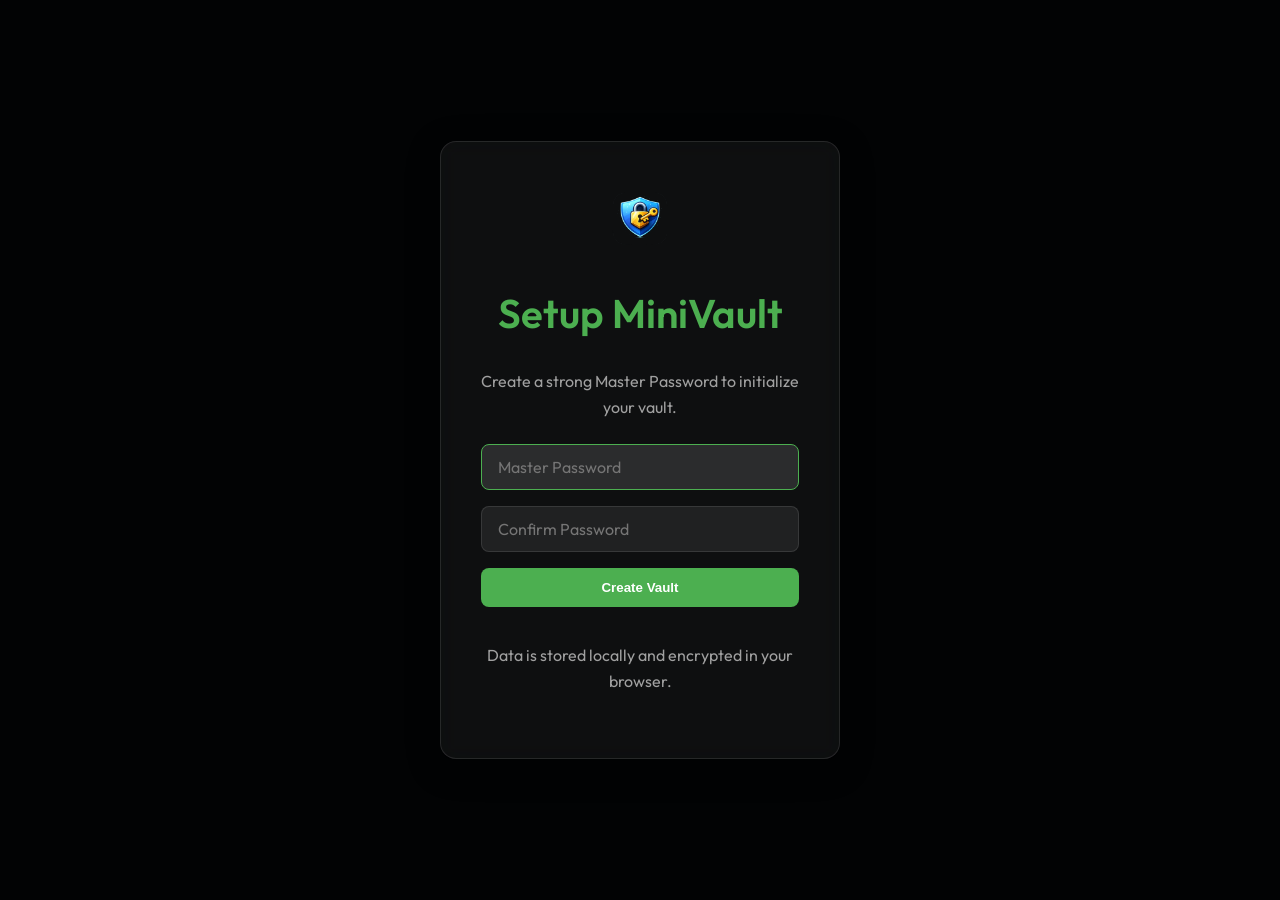
<file: index.html>
<!DOCTYPE html>
<html lang="en">
<head>
    <meta charset="UTF-8">
    <meta name="viewport" content="width=device-width, initial-scale=1.0">
    <title>MiniVault | Secure Password Manager</title>
    <link rel="stylesheet" href="style.css">
    <link rel="preconnect" href="https://fonts.googleapis.com">
    <link rel="preconnect" href="https://fonts.gstatic.com" crossorigin>
    <link href="https://fonts.googleapis.com/css2?family=Outfit:wght@300;400;600&display=swap" rel="stylesheet">
    <link rel="icon" href="assets/icon.png">
</head>
<body>
    <div id="app">
        <!-- Login Overlay -->
        <div id="login-overlay" class="overlay active">
            <div class="glass-card login-card">
                <div class="logo-container">
                    <img src="assets/icon.png" alt="MiniVault Logo" class="logo">
                    <h1 id="login-title">MiniVault</h1>
                </div>
                <p id="login-desc">Enter your Master Password to unlock your vault.</p>
                <div class="input-group">
                    <input type="password" id="master-password" placeholder="Master Password">
                    <input type="password" id="confirm-password" class="hidden" placeholder="Confirm Password">
                    <button id="unlock-btn" class="primary-btn">Unlock Vault</button>
                </div>
                <div id="login-error" class="error-msg"></div>
                <p class="disclaimer">Data is stored locally and encrypted in your browser.</p>
            </div>
        </div>

        <!-- Main Dashboard -->
        <main id="dashboard" class="hidden">
            <header>
                <div class="header-content">
                    <div class="brand">
                        <img src="assets/icon.png" alt="Logo" class="mini-logo">
                        <h2>MiniVault</h2>
                    </div>
                    <div class="actions">
                        <button id="gen-pass-btn" class="secondary-btn">Generate Password</button>
                        <button id="add-entry-btn" class="primary-btn">+ Add New</button>
                        <button id="lock-btn" class="lock-btn">🔒 Lock</button>
                    </div>
                </div>
            </header>

            <section class="content">
                <div class="search-bar">
                    <input type="text" id="search-input" placeholder="Search credentials...">
                </div>
                
                <div id="vault-items" class="items-grid">
                    <!-- Items will be injected here -->
                </div>

                <div id="empty-state" class="empty-state hidden">
                    <p>Your vault is empty. Add your first credential!</p>
                </div>
            </section>
        </main>

        <!-- Modals -->
        <div id="entry-modal" class="modal hidden">
            <div class="modal-content glass-card">
                <h3>Add New Credential</h3>
                <div class="form-group">
                    <label for="service">Service</label>
                    <input type="text" id="service" placeholder="e.g. GitHub">
                </div>
                <div class="form-group">
                    <label for="username">Username / Email</label>
                    <input type="text" id="username" placeholder="john@example.com">
                </div>
                <div class="form-group">
                    <label for="password">Password</label>
                    <div class="password-input">
                        <input type="password" id="password">
                        <button id="toggle-pass" type="button">👁️</button>
                    </div>
                </div>
                <div class="modal-actions">
                    <button id="cancel-btn" class="text-btn">Cancel</button>
                    <button id="save-btn" class="primary-btn">Save Credential</button>
                </div>
            </div>
        </div>

        <div id="gen-modal" class="modal hidden">
            <div class="modal-content glass-card">
                <h3>Password Generator</h3>
                <div class="gen-display">
                    <code id="gen-result">********</code>
                    <button id="copy-btn">Copy</button>
                </div>
                <div class="form-group">
                    <label>Length: <span id="length-val">16</span></label>
                    <input type="range" id="length-slider" min="8" max="32" value="16">
                </div>
                <div class="modal-actions">
                    <button id="close-gen-btn" class="primary-btn">Done</button>
                </div>
            </div>
        </div>

        <div id="toast" class="toast hidden"></div>
    </div>
    <script src="script.js"></script>
</body>
</html>
</file>
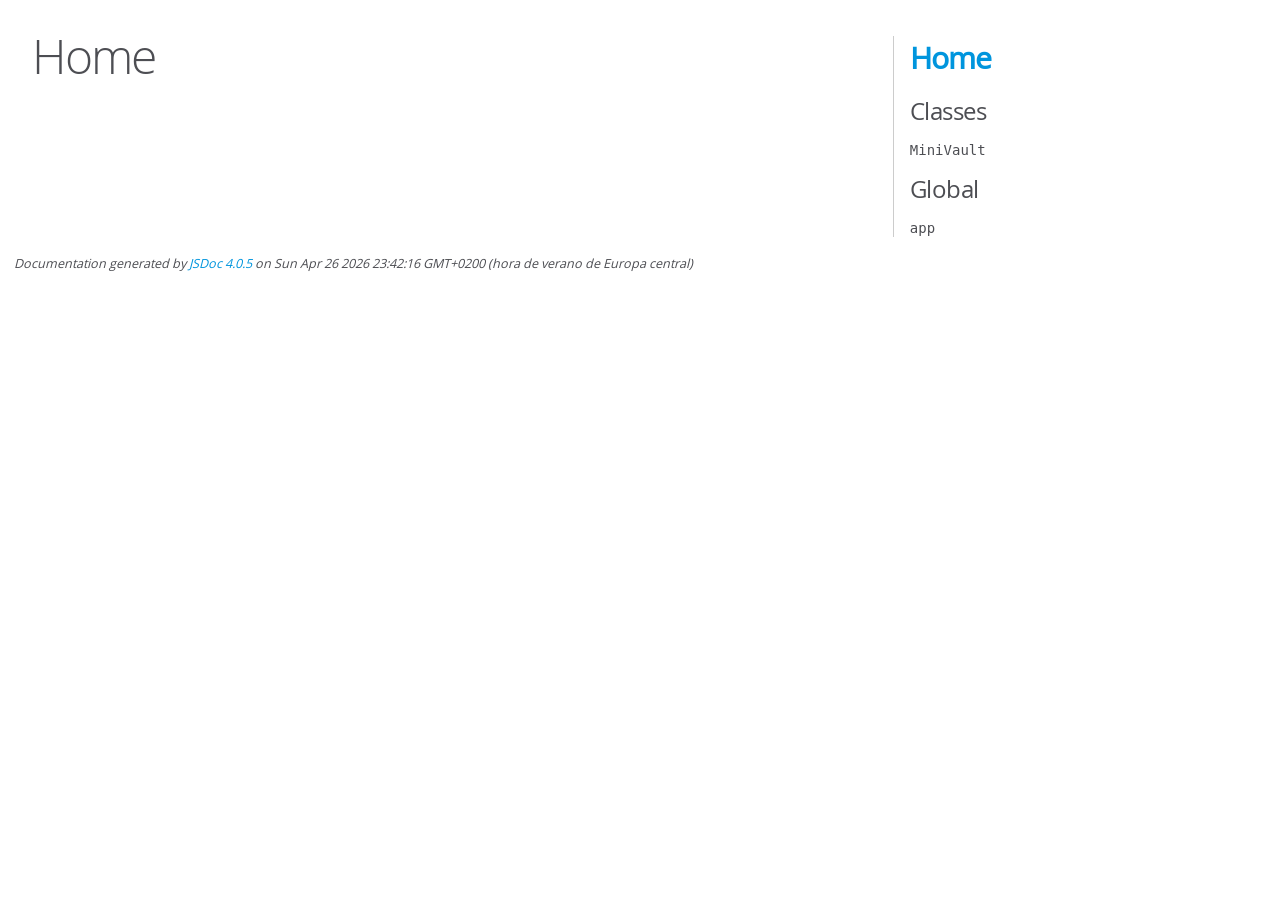
<file: docs/index.html>
<!DOCTYPE html>
<html lang="en">
<head>
    <meta charset="utf-8">
    <title>JSDoc: Home</title>

    <script src="scripts/prettify/prettify.js"> </script>
    <script src="scripts/prettify/lang-css.js"> </script>
    <!--[if lt IE 9]>
      <script src="//html5shiv.googlecode.com/svn/trunk/html5.js"></script>
    <![endif]-->
    <link type="text/css" rel="stylesheet" href="styles/prettify-tomorrow.css">
    <link type="text/css" rel="stylesheet" href="styles/jsdoc-default.css">
</head>

<body>

<div id="main">

    <h1 class="page-title">Home</h1>

    



    


    <h3> </h3>










    









</div>

<nav>
    <h2><a href="index.html">Home</a></h2><h3>Classes</h3><ul><li><a href="MiniVault.html">MiniVault</a></li></ul><h3>Global</h3><ul><li><a href="global.html#app">app</a></li></ul>
</nav>

<br class="clear">

<footer>
    Documentation generated by <a href="https://github.com/jsdoc/jsdoc">JSDoc 4.0.5</a> on Sun Apr 26 2026 23:42:16 GMT+0200 (hora de verano de Europa central)
</footer>

<script> prettyPrint(); </script>
<script src="scripts/linenumber.js"> </script>
</body>
</html>
</file>
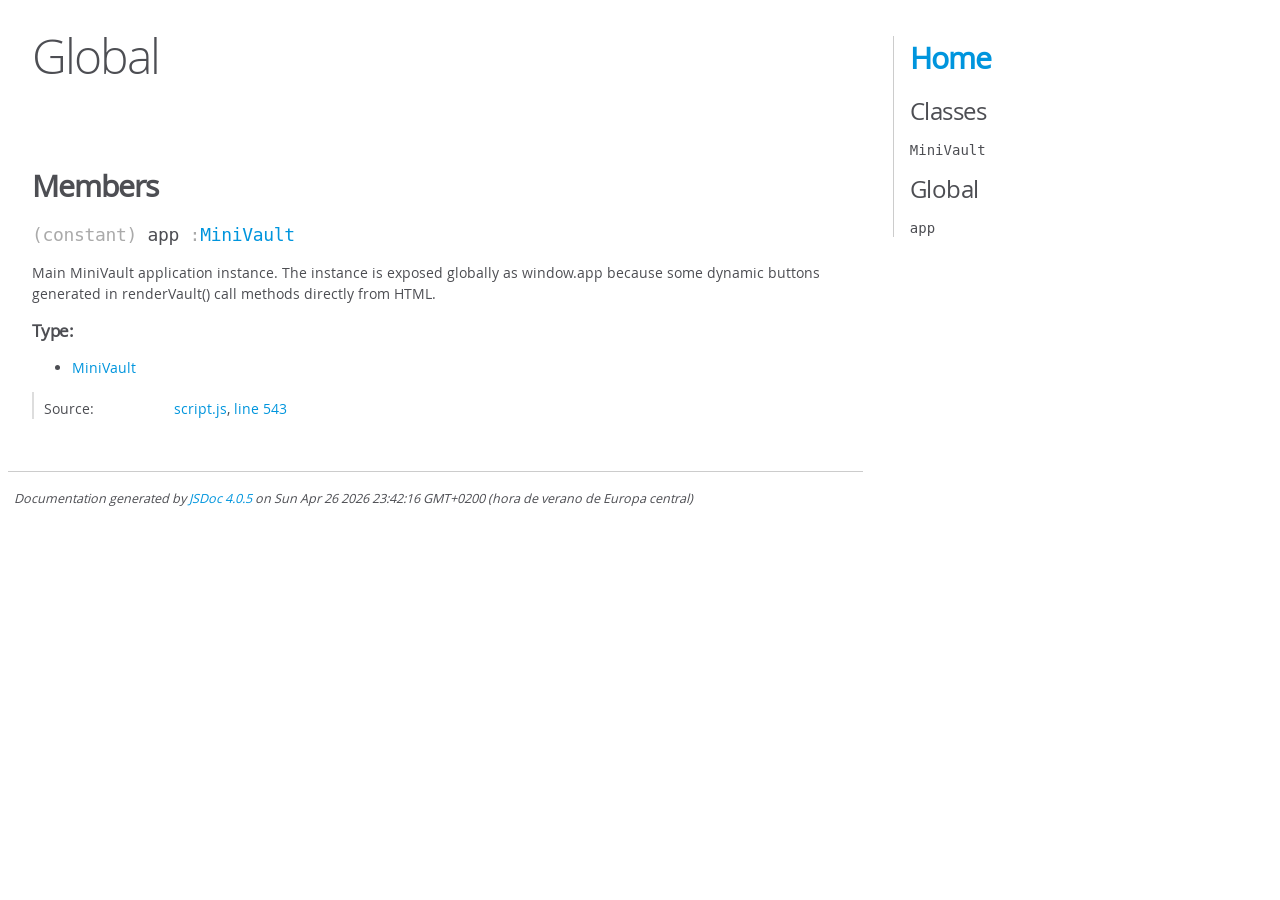
<file: docs/global.html>
<!DOCTYPE html>
<html lang="en">
<head>
    <meta charset="utf-8">
    <title>JSDoc: Global</title>

    <script src="scripts/prettify/prettify.js"> </script>
    <script src="scripts/prettify/lang-css.js"> </script>
    <!--[if lt IE 9]>
      <script src="//html5shiv.googlecode.com/svn/trunk/html5.js"></script>
    <![endif]-->
    <link type="text/css" rel="stylesheet" href="styles/prettify-tomorrow.css">
    <link type="text/css" rel="stylesheet" href="styles/jsdoc-default.css">
</head>

<body>

<div id="main">

    <h1 class="page-title">Global</h1>

    




<section>

<header>
    
        <h2></h2>
        
    
</header>

<article>
    <div class="container-overview">
    
        

        


<dl class="details">

    

    

    

    

    

    

    

    

    

    

    

    

    

    

    

    
</dl>


        
    
    </div>

    

    

    

    

    

    

    
        <h3 class="subsection-title">Members</h3>

        
            
<h4 class="name" id="app"><span class="type-signature">(constant) </span>app<span class="type-signature"> :<a href="MiniVault.html">MiniVault</a></span></h4>




<div class="description">
    Main MiniVault application instance.

The instance is exposed globally as window.app because some dynamic
buttons generated in renderVault() call methods directly from HTML.
</div>



    <h5>Type:</h5>
    <ul>
        <li>
            
<span class="param-type"><a href="MiniVault.html">MiniVault</a></span>


        </li>
    </ul>





<dl class="details">

    

    

    

    

    

    

    

    

    

    

    

    

    
    <dt class="tag-source">Source:</dt>
    <dd class="tag-source"><ul class="dummy"><li>
        <a href="script.js.html">script.js</a>, <a href="script.js.html#line543">line 543</a>
    </li></ul></dd>
    

    

    

    
</dl>






        
    

    

    

    
</article>

</section>




</div>

<nav>
    <h2><a href="index.html">Home</a></h2><h3>Classes</h3><ul><li><a href="MiniVault.html">MiniVault</a></li></ul><h3>Global</h3><ul><li><a href="global.html#app">app</a></li></ul>
</nav>

<br class="clear">

<footer>
    Documentation generated by <a href="https://github.com/jsdoc/jsdoc">JSDoc 4.0.5</a> on Sun Apr 26 2026 23:42:16 GMT+0200 (hora de verano de Europa central)
</footer>

<script> prettyPrint(); </script>
<script src="scripts/linenumber.js"> </script>
</body>
</html>
</file>
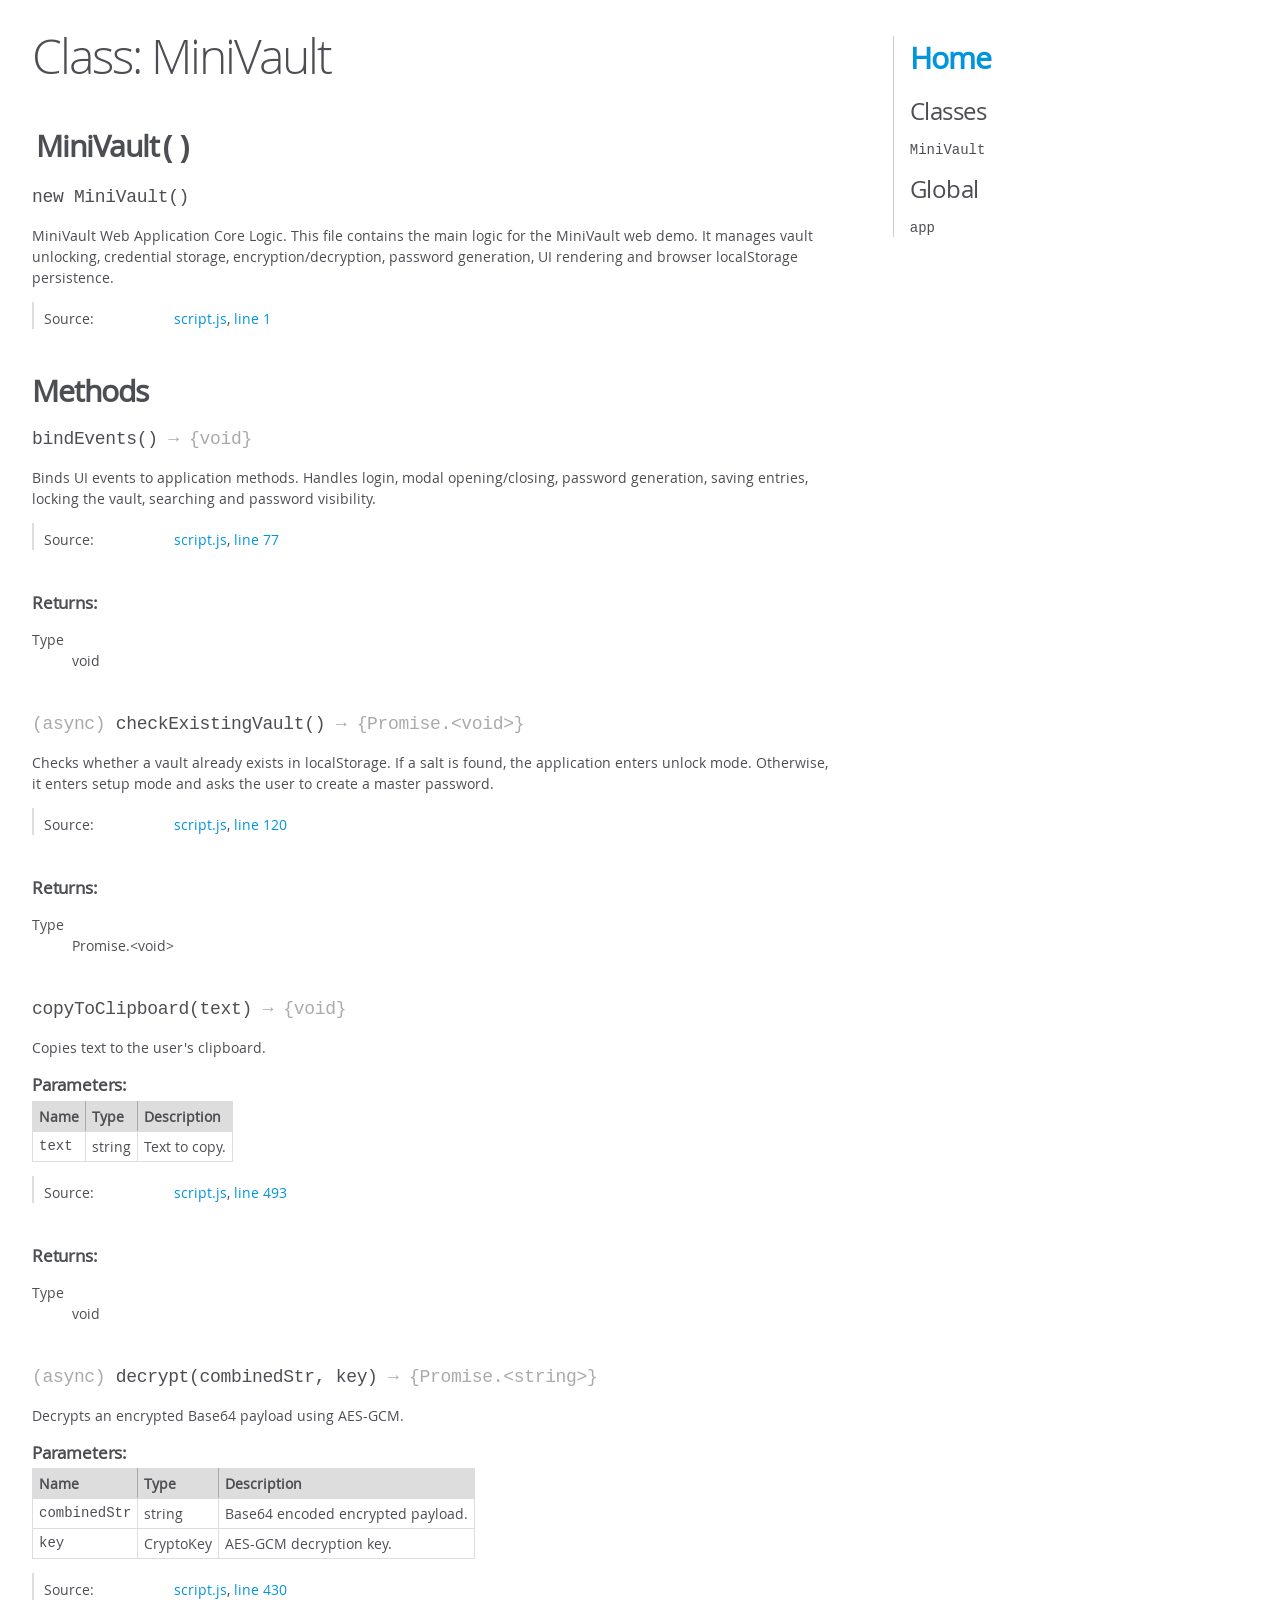
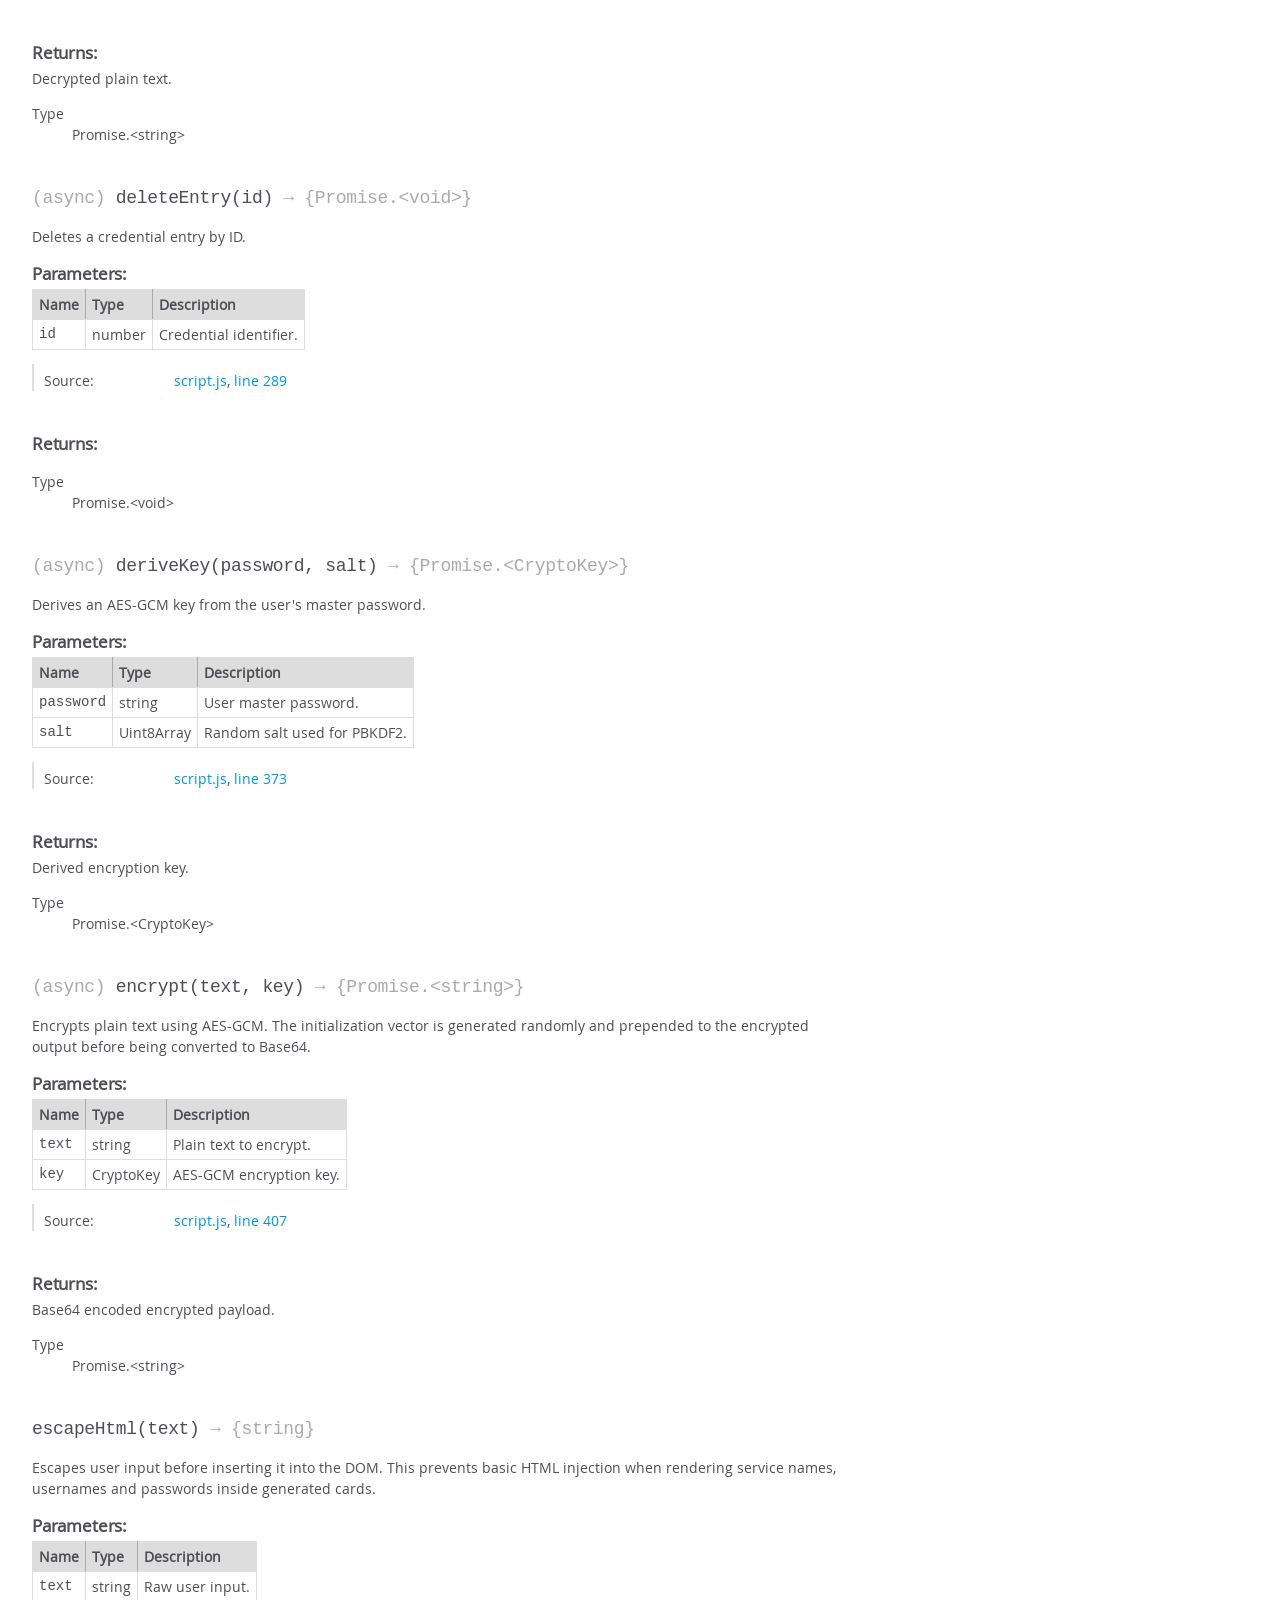
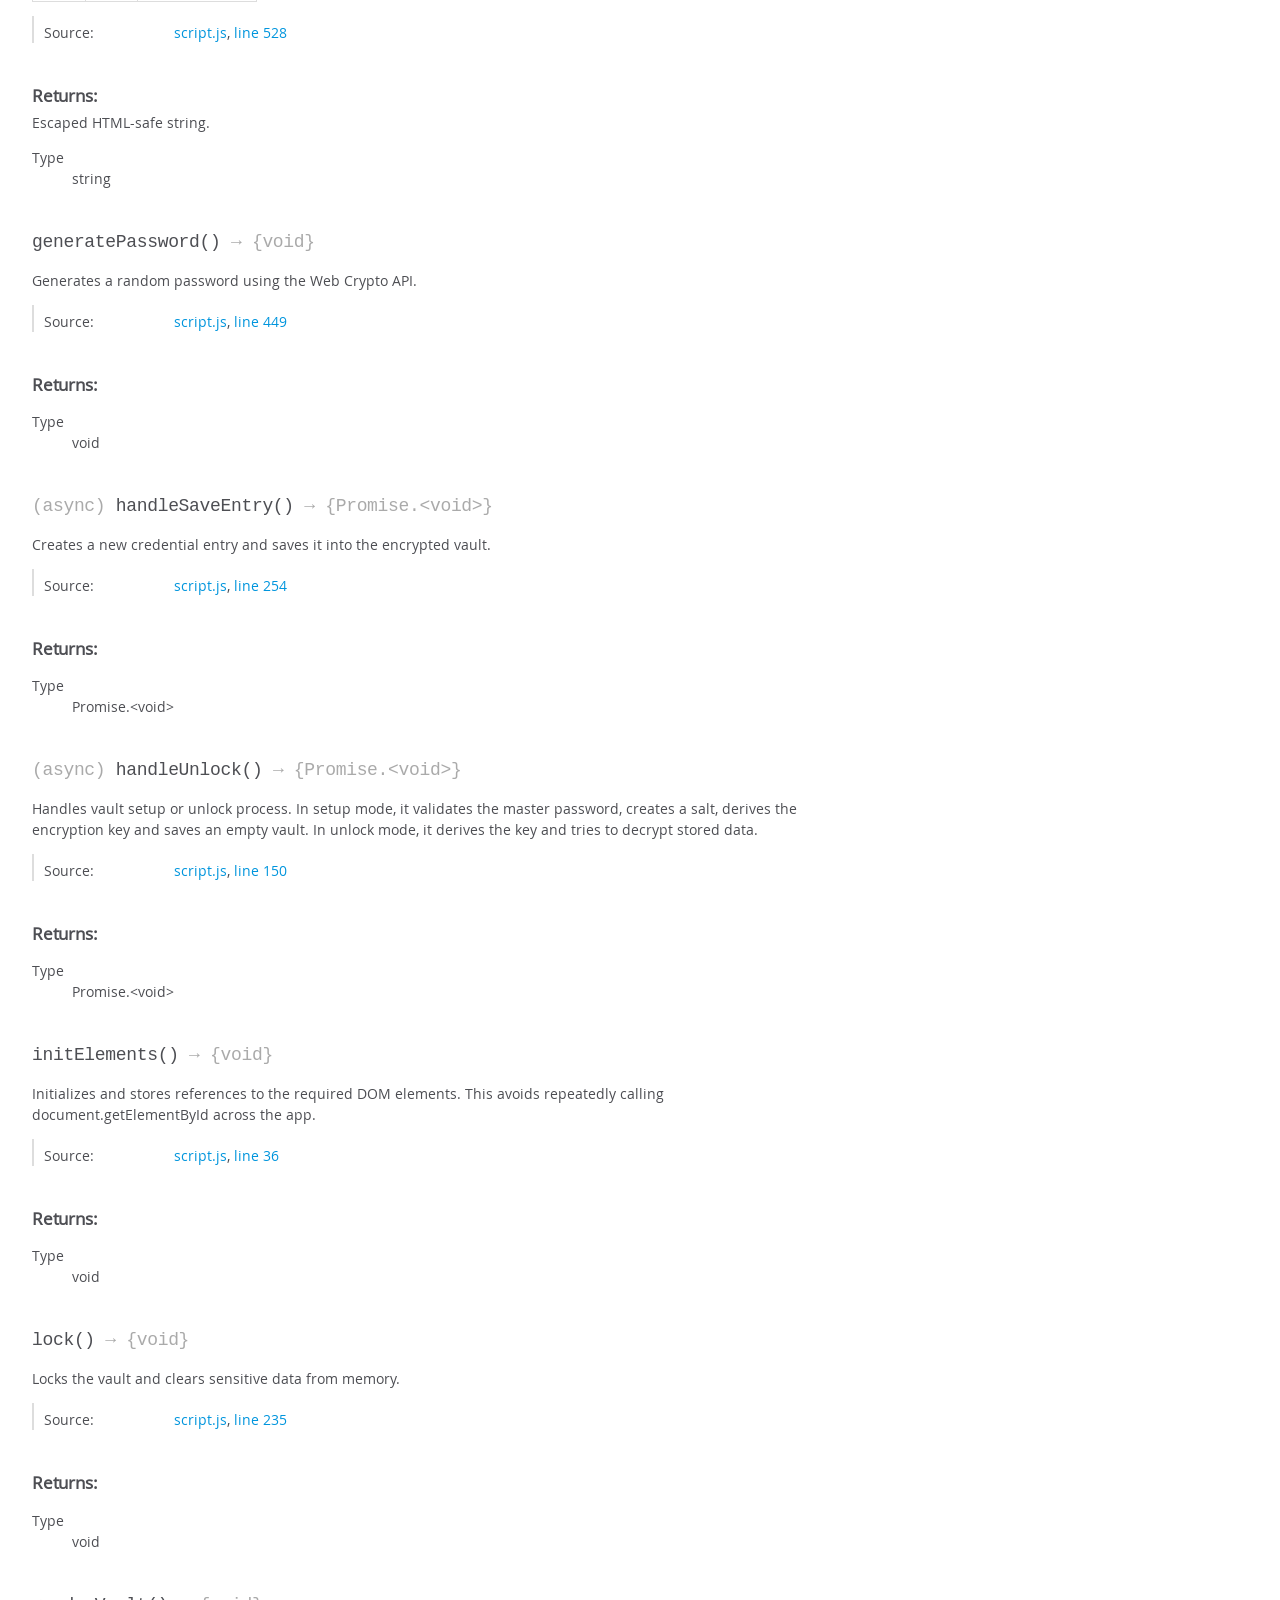
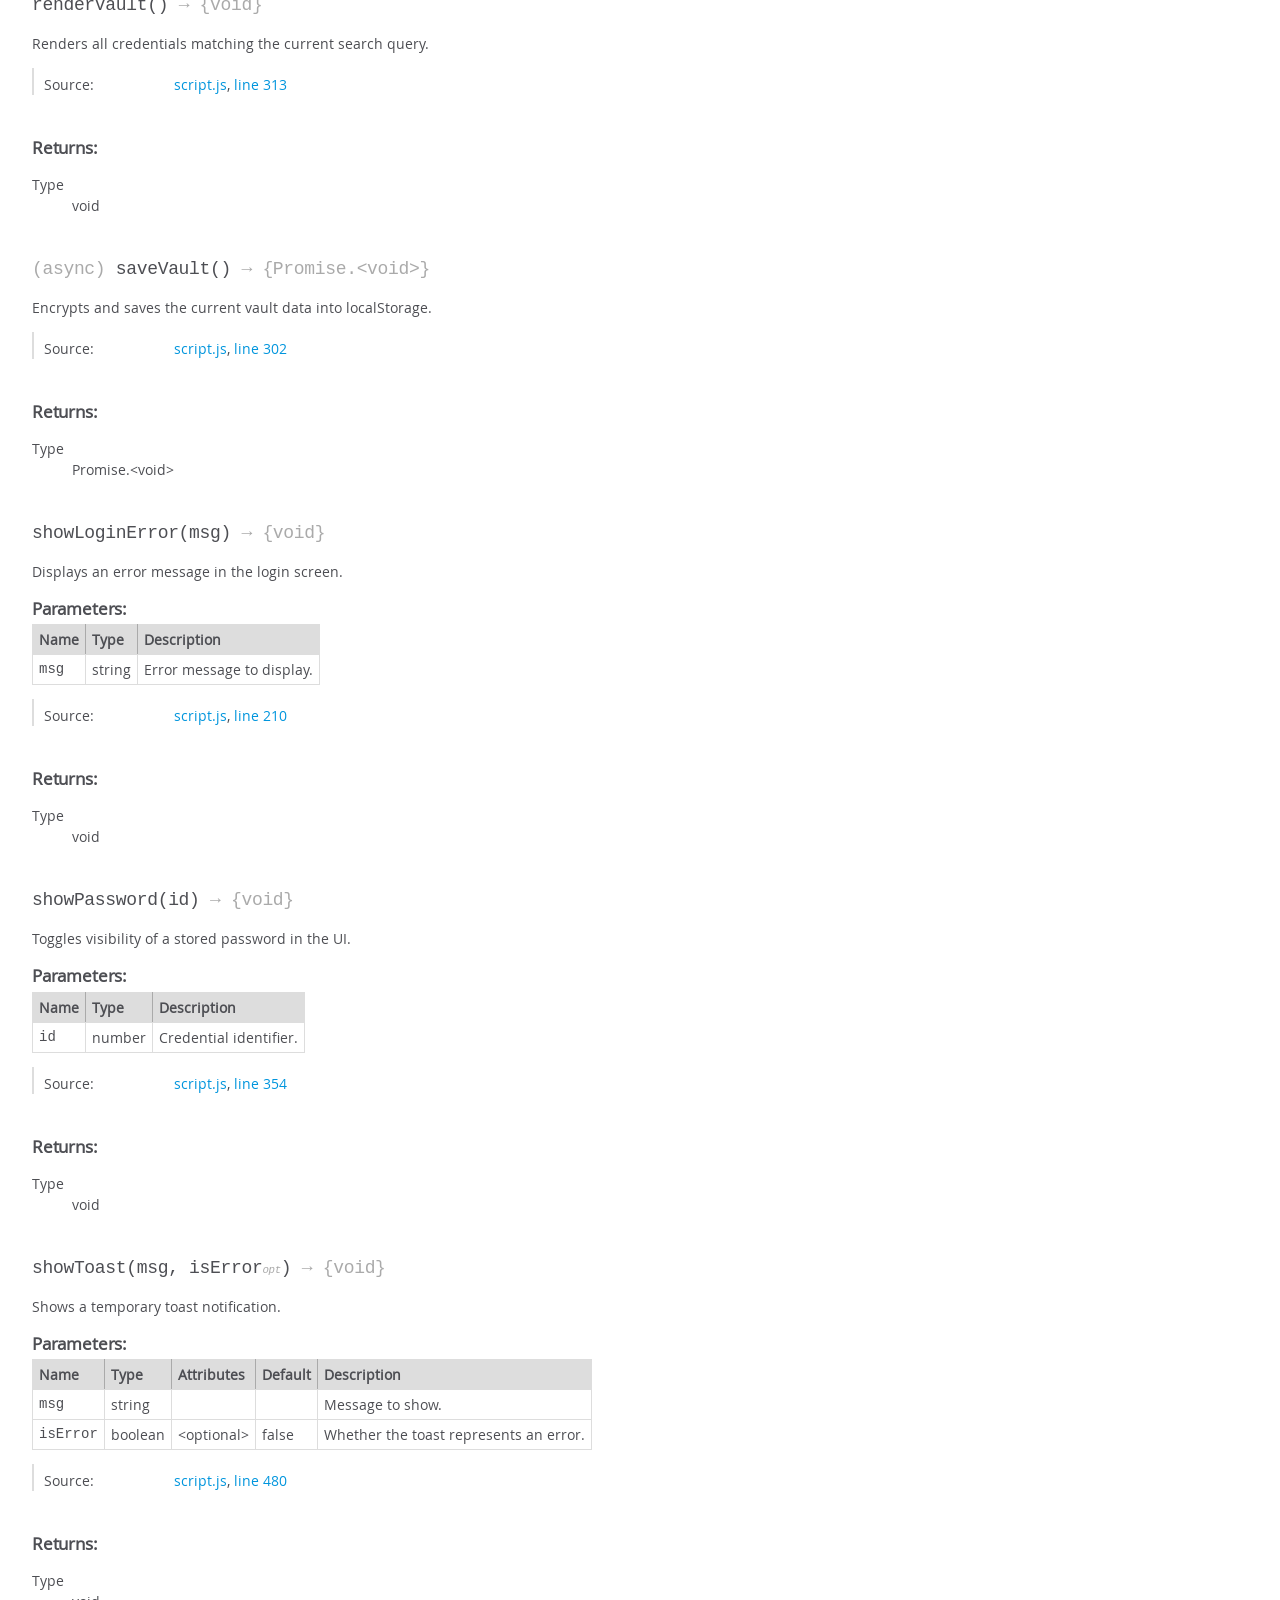
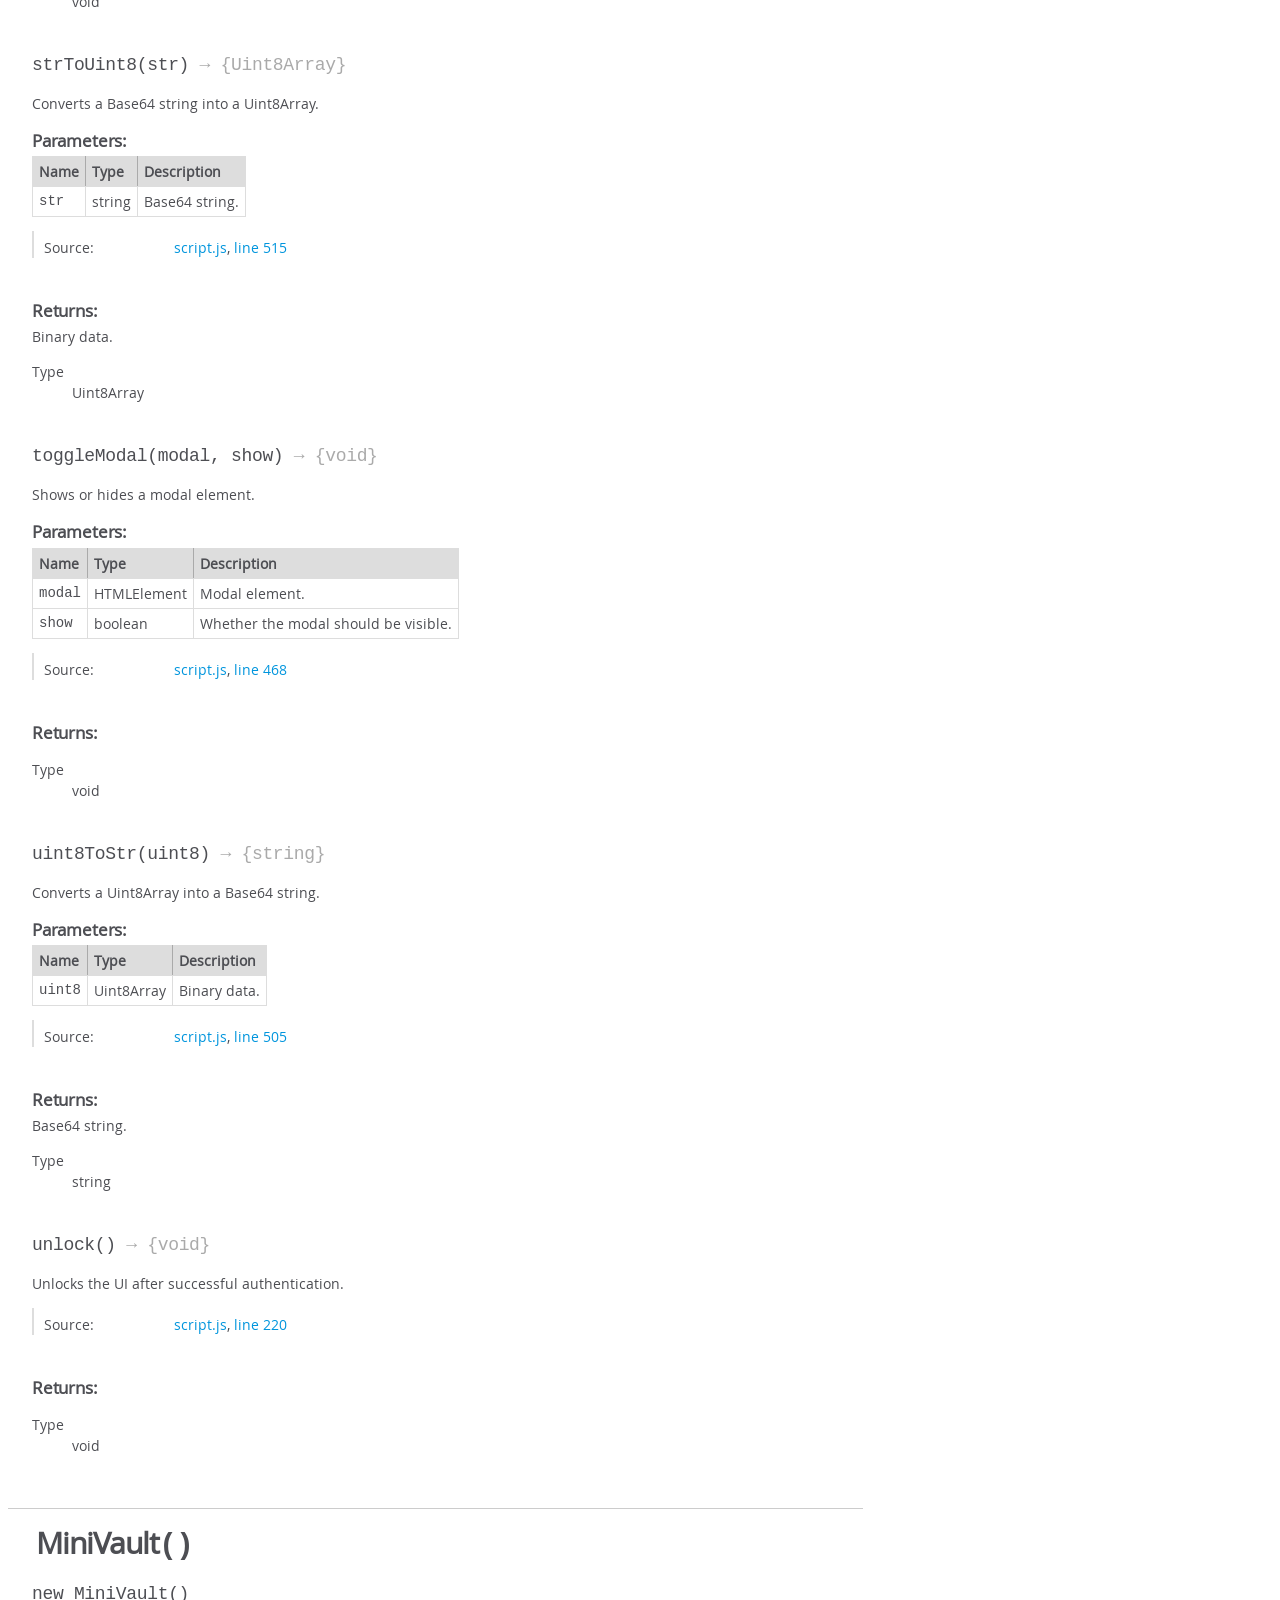
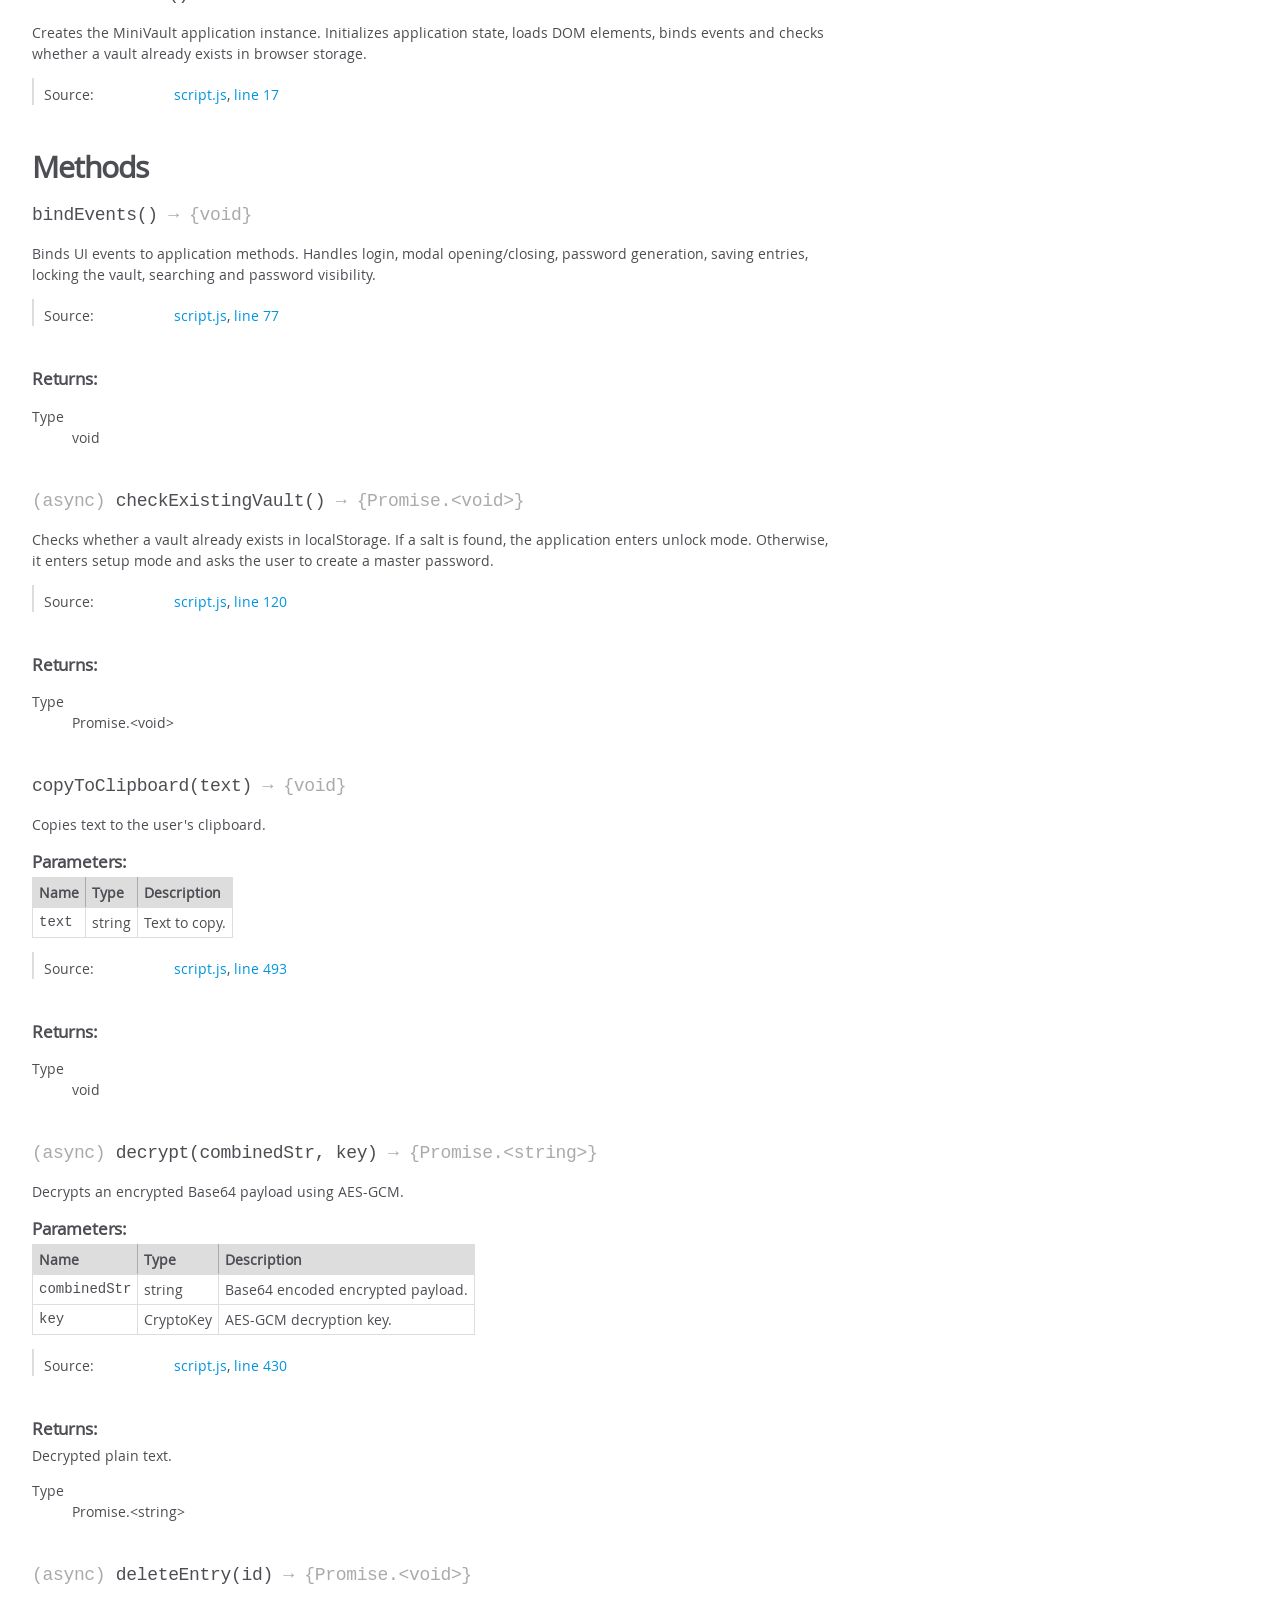
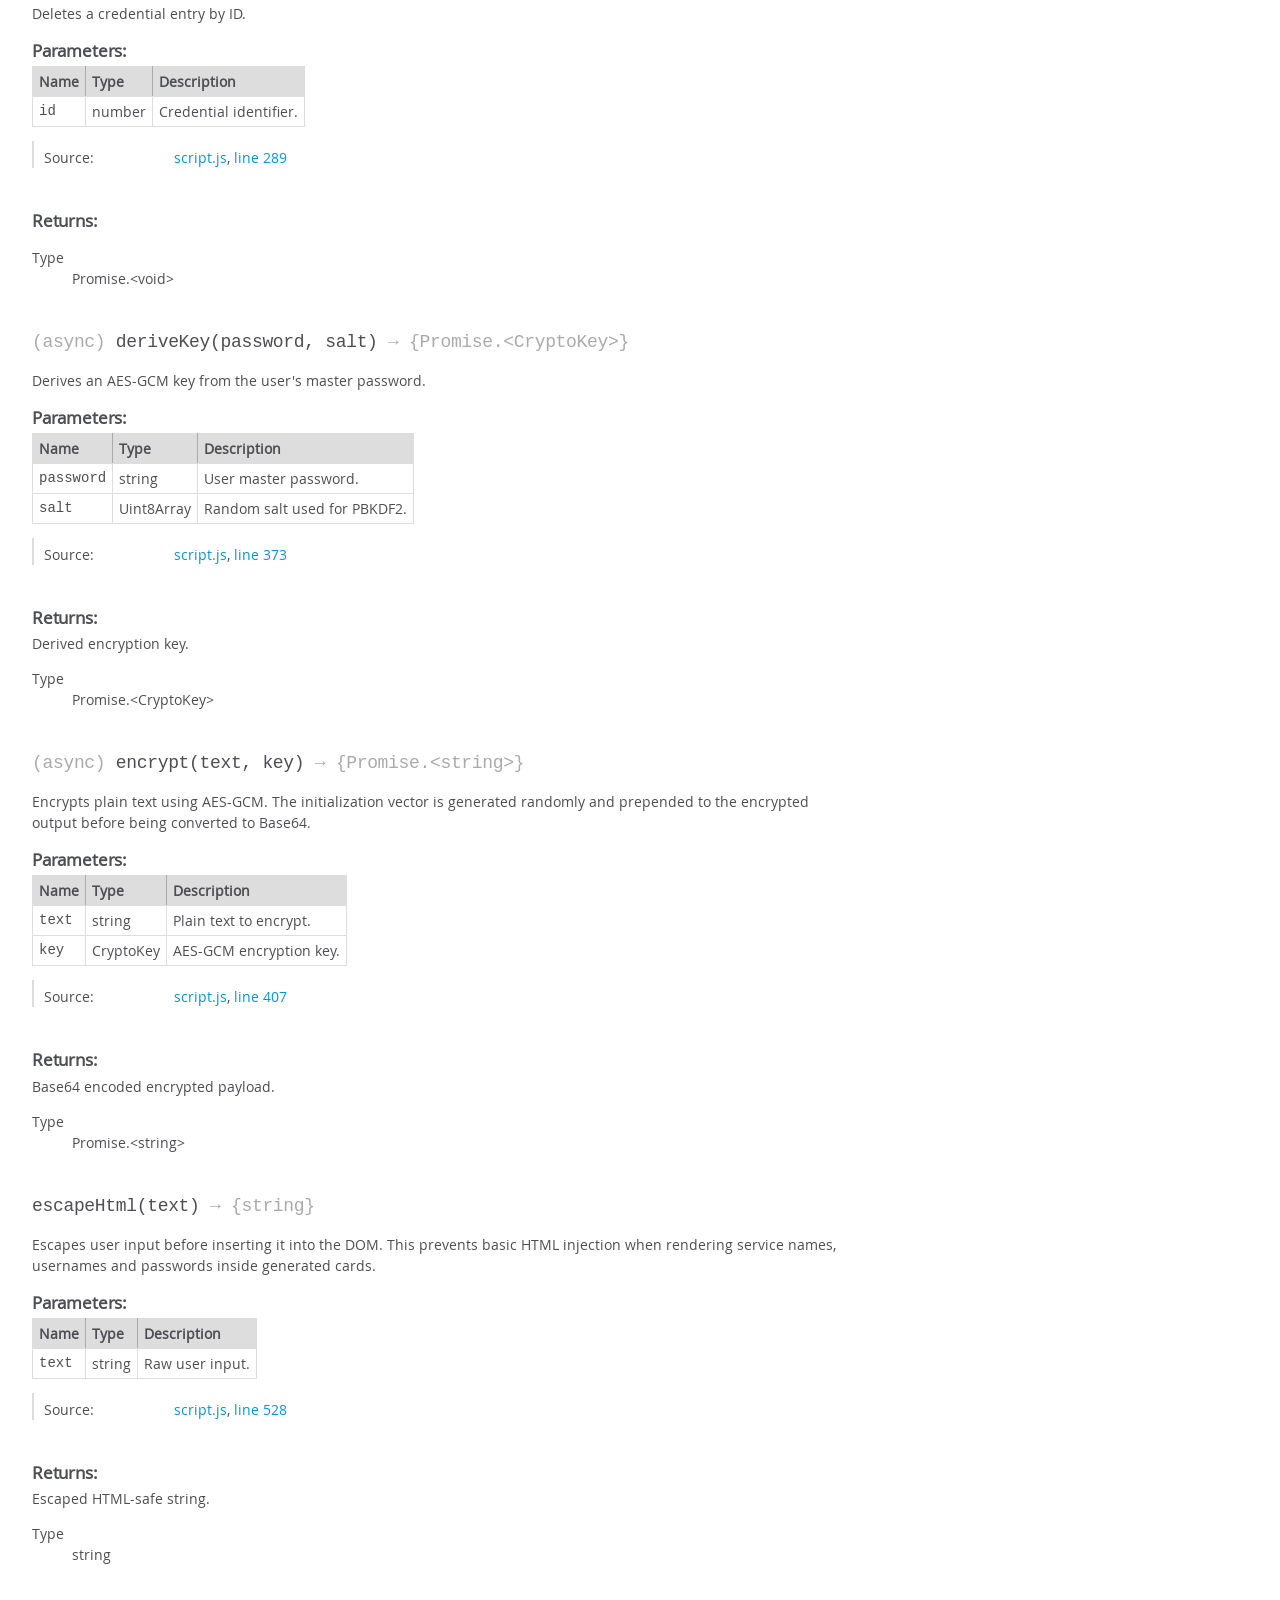
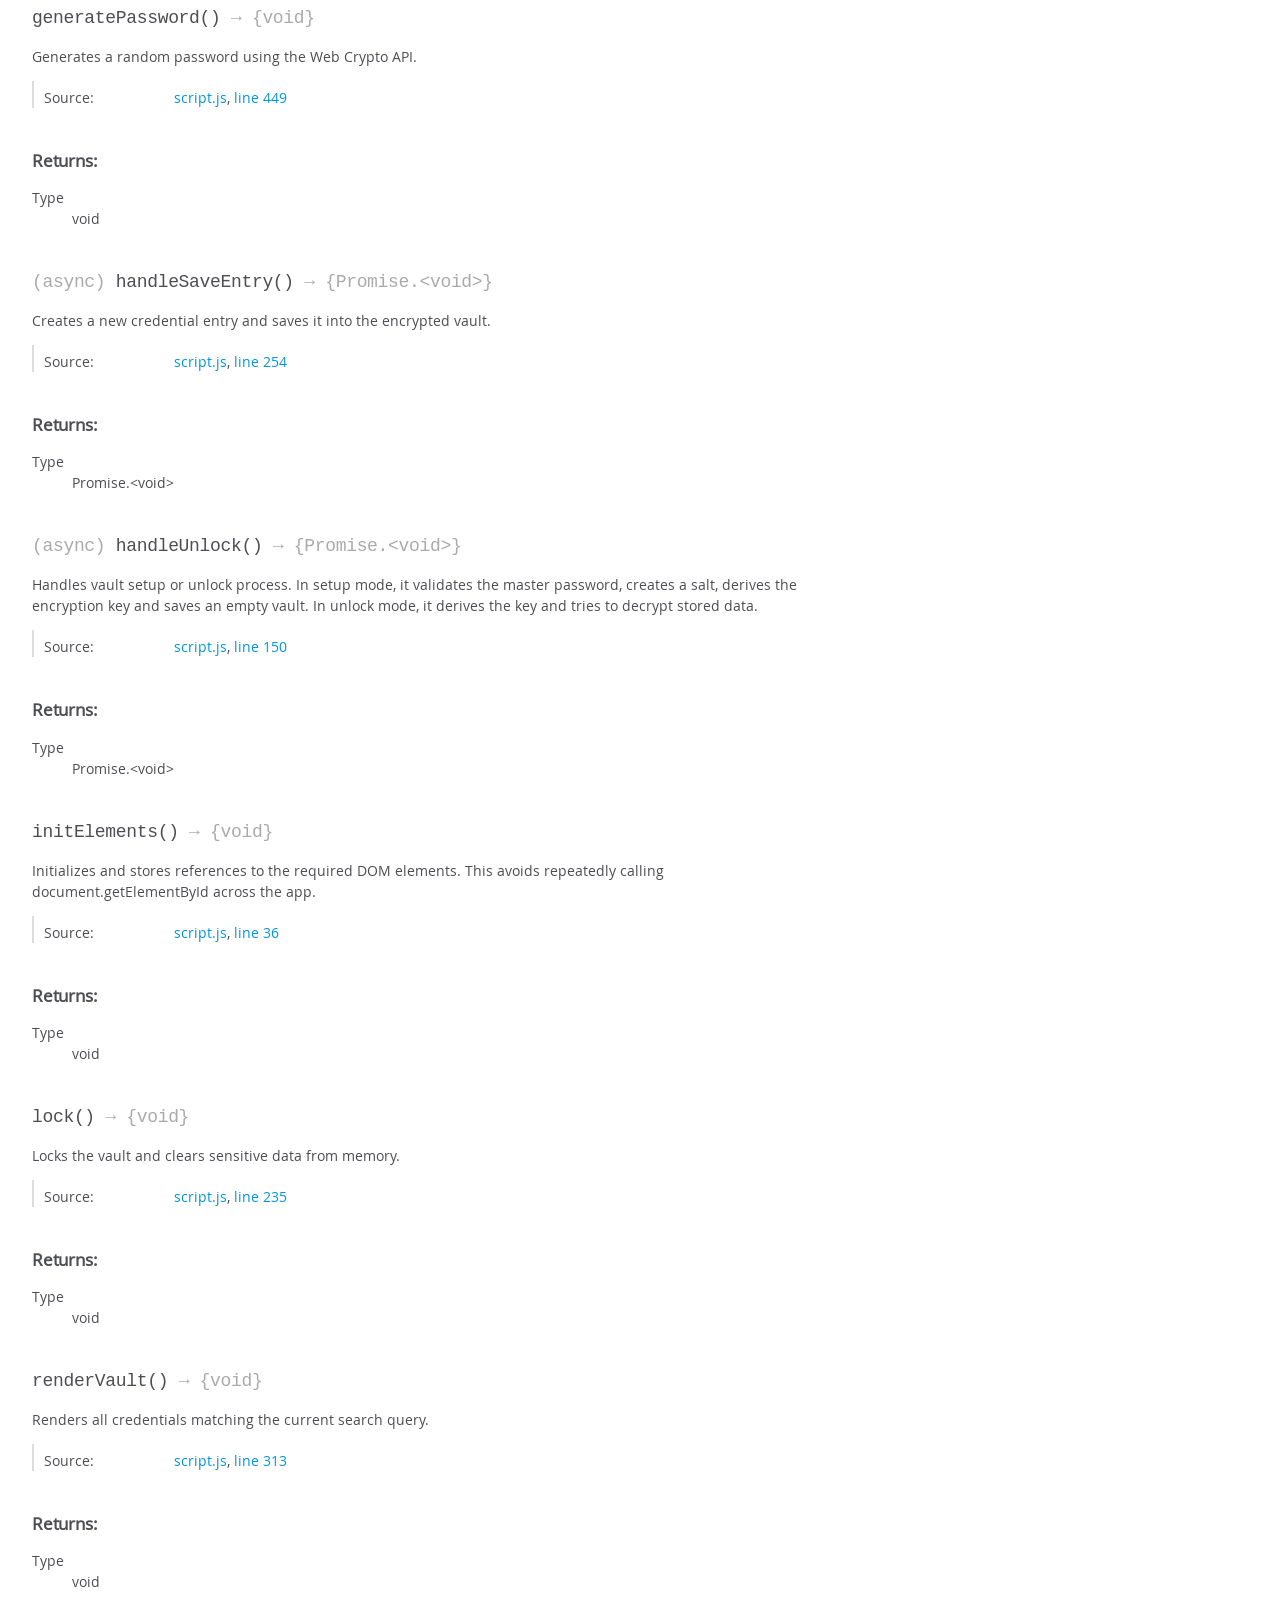
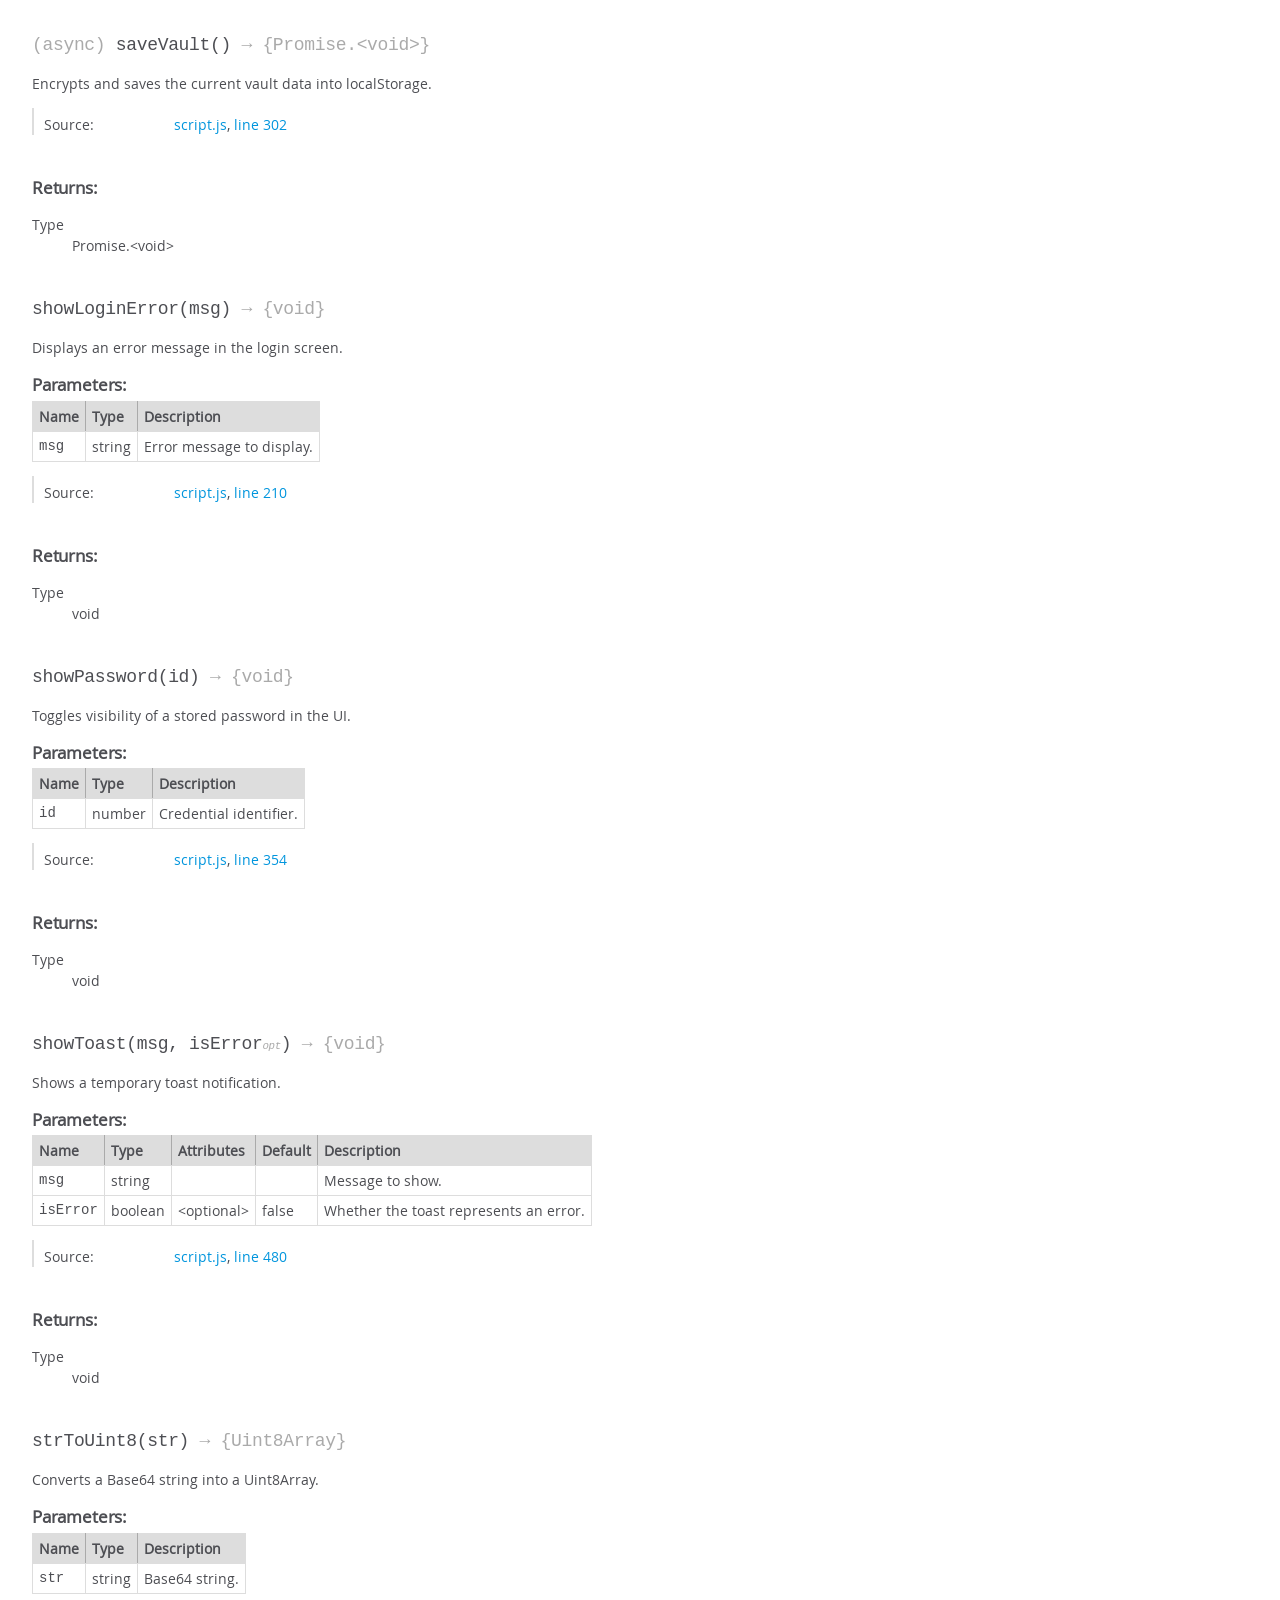
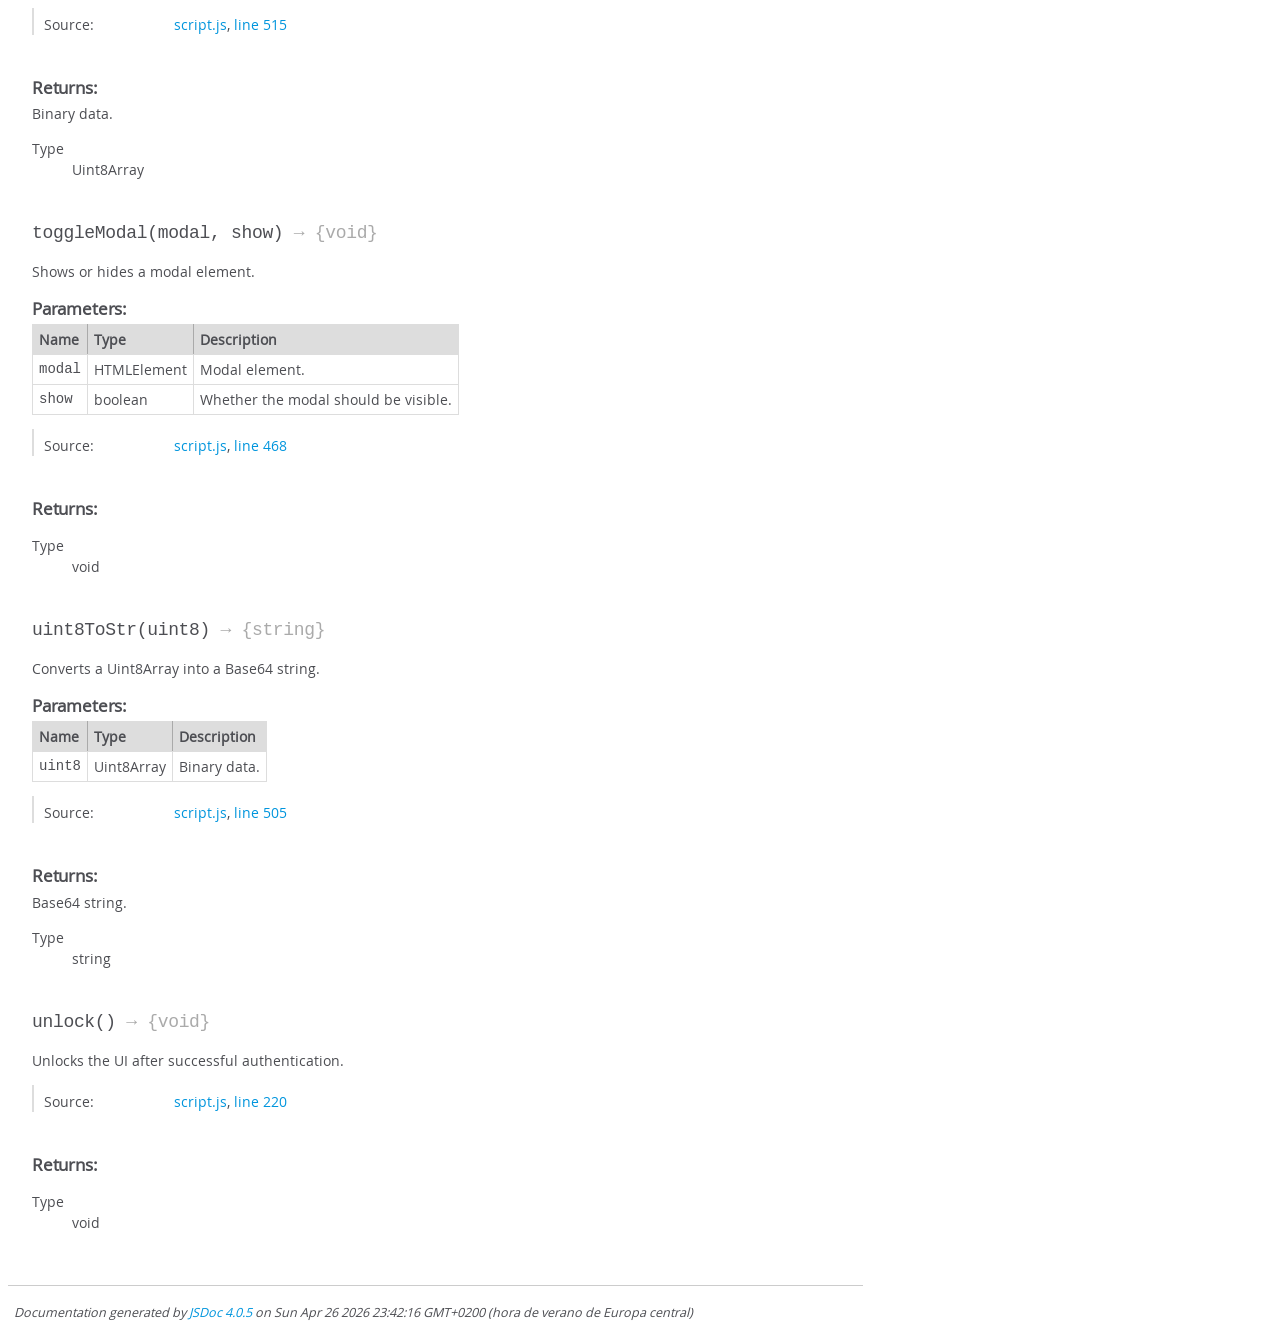
<file: docs/MiniVault.html>
<!DOCTYPE html>
<html lang="en">
<head>
    <meta charset="utf-8">
    <title>JSDoc: Class: MiniVault</title>

    <script src="scripts/prettify/prettify.js"> </script>
    <script src="scripts/prettify/lang-css.js"> </script>
    <!--[if lt IE 9]>
      <script src="//html5shiv.googlecode.com/svn/trunk/html5.js"></script>
    <![endif]-->
    <link type="text/css" rel="stylesheet" href="styles/prettify-tomorrow.css">
    <link type="text/css" rel="stylesheet" href="styles/jsdoc-default.css">
</head>

<body>

<div id="main">

    <h1 class="page-title">Class: MiniVault</h1>

    




<section>

<header>
    
        <h2><span class="attribs"><span class="type-signature"></span></span>MiniVault<span class="signature">()</span><span class="type-signature"></span></h2>
        
    
</header>

<article>
    <div class="container-overview">
    
        

    

    
    <h4 class="name" id="MiniVault"><span class="type-signature"></span>new MiniVault<span class="signature">()</span><span class="type-signature"></span></h4>
    

    



<div class="description">
    MiniVault Web Application Core Logic.

This file contains the main logic for the MiniVault web demo.
It manages vault unlocking, credential storage, encryption/decryption,
password generation, UI rendering and browser localStorage persistence.
</div>













<dl class="details">

    

    

    

    

    

    

    

    

    

    

    

    

    
    <dt class="tag-source">Source:</dt>
    <dd class="tag-source"><ul class="dummy"><li>
        <a href="script.js.html">script.js</a>, <a href="script.js.html#line1">line 1</a>
    </li></ul></dd>
    

    

    

    
</dl>




















    
    </div>

    

    

    

    

    

    

    

    
        <h3 class="subsection-title">Methods</h3>

        
            

    

    
    <h4 class="name" id="bindEvents"><span class="type-signature"></span>bindEvents<span class="signature">()</span><span class="type-signature"> &rarr; {void}</span></h4>
    

    



<div class="description">
    Binds UI events to application methods.

Handles login, modal opening/closing, password generation,
saving entries, locking the vault, searching and password visibility.
</div>













<dl class="details">

    

    

    

    

    

    

    

    

    

    

    

    

    
    <dt class="tag-source">Source:</dt>
    <dd class="tag-source"><ul class="dummy"><li>
        <a href="script.js.html">script.js</a>, <a href="script.js.html#line77">line 77</a>
    </li></ul></dd>
    

    

    

    
</dl>















<h5>Returns:</h5>

        


<dl>
    <dt>
        Type
    </dt>
    <dd>
        
<span class="param-type">void</span>


    </dd>
</dl>

    





        
            

    

    
    <h4 class="name" id="checkExistingVault"><span class="type-signature">(async) </span>checkExistingVault<span class="signature">()</span><span class="type-signature"> &rarr; {Promise.&lt;void>}</span></h4>
    

    



<div class="description">
    Checks whether a vault already exists in localStorage.

If a salt is found, the application enters unlock mode.
Otherwise, it enters setup mode and asks the user to create a master password.
</div>













<dl class="details">

    

    

    

    

    

    

    

    

    

    

    

    

    
    <dt class="tag-source">Source:</dt>
    <dd class="tag-source"><ul class="dummy"><li>
        <a href="script.js.html">script.js</a>, <a href="script.js.html#line120">line 120</a>
    </li></ul></dd>
    

    

    

    
</dl>















<h5>Returns:</h5>

        


<dl>
    <dt>
        Type
    </dt>
    <dd>
        
<span class="param-type">Promise.&lt;void></span>


    </dd>
</dl>

    





        
            

    

    
    <h4 class="name" id="copyToClipboard"><span class="type-signature"></span>copyToClipboard<span class="signature">(text)</span><span class="type-signature"> &rarr; {void}</span></h4>
    

    



<div class="description">
    Copies text to the user's clipboard.
</div>









    <h5>Parameters:</h5>
    

<table class="params">
    <thead>
    <tr>
        
        <th>Name</th>
        

        <th>Type</th>

        

        

        <th class="last">Description</th>
    </tr>
    </thead>

    <tbody>
    

        <tr>
            
                <td class="name"><code>text</code></td>
            

            <td class="type">
            
                
<span class="param-type">string</span>


            
            </td>

            

            

            <td class="description last">Text to copy.</td>
        </tr>

    
    </tbody>
</table>






<dl class="details">

    

    

    

    

    

    

    

    

    

    

    

    

    
    <dt class="tag-source">Source:</dt>
    <dd class="tag-source"><ul class="dummy"><li>
        <a href="script.js.html">script.js</a>, <a href="script.js.html#line493">line 493</a>
    </li></ul></dd>
    

    

    

    
</dl>















<h5>Returns:</h5>

        


<dl>
    <dt>
        Type
    </dt>
    <dd>
        
<span class="param-type">void</span>


    </dd>
</dl>

    





        
            

    

    
    <h4 class="name" id="decrypt"><span class="type-signature">(async) </span>decrypt<span class="signature">(combinedStr, key)</span><span class="type-signature"> &rarr; {Promise.&lt;string>}</span></h4>
    

    



<div class="description">
    Decrypts an encrypted Base64 payload using AES-GCM.
</div>









    <h5>Parameters:</h5>
    

<table class="params">
    <thead>
    <tr>
        
        <th>Name</th>
        

        <th>Type</th>

        

        

        <th class="last">Description</th>
    </tr>
    </thead>

    <tbody>
    

        <tr>
            
                <td class="name"><code>combinedStr</code></td>
            

            <td class="type">
            
                
<span class="param-type">string</span>


            
            </td>

            

            

            <td class="description last">Base64 encoded encrypted payload.</td>
        </tr>

    

        <tr>
            
                <td class="name"><code>key</code></td>
            

            <td class="type">
            
                
<span class="param-type">CryptoKey</span>


            
            </td>

            

            

            <td class="description last">AES-GCM decryption key.</td>
        </tr>

    
    </tbody>
</table>






<dl class="details">

    

    

    

    

    

    

    

    

    

    

    

    

    
    <dt class="tag-source">Source:</dt>
    <dd class="tag-source"><ul class="dummy"><li>
        <a href="script.js.html">script.js</a>, <a href="script.js.html#line430">line 430</a>
    </li></ul></dd>
    

    

    

    
</dl>















<h5>Returns:</h5>

        
<div class="param-desc">
    Decrypted plain text.
</div>



<dl>
    <dt>
        Type
    </dt>
    <dd>
        
<span class="param-type">Promise.&lt;string></span>


    </dd>
</dl>

    





        
            

    

    
    <h4 class="name" id="deleteEntry"><span class="type-signature">(async) </span>deleteEntry<span class="signature">(id)</span><span class="type-signature"> &rarr; {Promise.&lt;void>}</span></h4>
    

    



<div class="description">
    Deletes a credential entry by ID.
</div>









    <h5>Parameters:</h5>
    

<table class="params">
    <thead>
    <tr>
        
        <th>Name</th>
        

        <th>Type</th>

        

        

        <th class="last">Description</th>
    </tr>
    </thead>

    <tbody>
    

        <tr>
            
                <td class="name"><code>id</code></td>
            

            <td class="type">
            
                
<span class="param-type">number</span>


            
            </td>

            

            

            <td class="description last">Credential identifier.</td>
        </tr>

    
    </tbody>
</table>






<dl class="details">

    

    

    

    

    

    

    

    

    

    

    

    

    
    <dt class="tag-source">Source:</dt>
    <dd class="tag-source"><ul class="dummy"><li>
        <a href="script.js.html">script.js</a>, <a href="script.js.html#line289">line 289</a>
    </li></ul></dd>
    

    

    

    
</dl>















<h5>Returns:</h5>

        


<dl>
    <dt>
        Type
    </dt>
    <dd>
        
<span class="param-type">Promise.&lt;void></span>


    </dd>
</dl>

    





        
            

    

    
    <h4 class="name" id="deriveKey"><span class="type-signature">(async) </span>deriveKey<span class="signature">(password, salt)</span><span class="type-signature"> &rarr; {Promise.&lt;CryptoKey>}</span></h4>
    

    



<div class="description">
    Derives an AES-GCM key from the user's master password.
</div>









    <h5>Parameters:</h5>
    

<table class="params">
    <thead>
    <tr>
        
        <th>Name</th>
        

        <th>Type</th>

        

        

        <th class="last">Description</th>
    </tr>
    </thead>

    <tbody>
    

        <tr>
            
                <td class="name"><code>password</code></td>
            

            <td class="type">
            
                
<span class="param-type">string</span>


            
            </td>

            

            

            <td class="description last">User master password.</td>
        </tr>

    

        <tr>
            
                <td class="name"><code>salt</code></td>
            

            <td class="type">
            
                
<span class="param-type">Uint8Array</span>


            
            </td>

            

            

            <td class="description last">Random salt used for PBKDF2.</td>
        </tr>

    
    </tbody>
</table>






<dl class="details">

    

    

    

    

    

    

    

    

    

    

    

    

    
    <dt class="tag-source">Source:</dt>
    <dd class="tag-source"><ul class="dummy"><li>
        <a href="script.js.html">script.js</a>, <a href="script.js.html#line373">line 373</a>
    </li></ul></dd>
    

    

    

    
</dl>















<h5>Returns:</h5>

        
<div class="param-desc">
    Derived encryption key.
</div>



<dl>
    <dt>
        Type
    </dt>
    <dd>
        
<span class="param-type">Promise.&lt;CryptoKey></span>


    </dd>
</dl>

    





        
            

    

    
    <h4 class="name" id="encrypt"><span class="type-signature">(async) </span>encrypt<span class="signature">(text, key)</span><span class="type-signature"> &rarr; {Promise.&lt;string>}</span></h4>
    

    



<div class="description">
    Encrypts plain text using AES-GCM.

The initialization vector is generated randomly and prepended to the
encrypted output before being converted to Base64.
</div>









    <h5>Parameters:</h5>
    

<table class="params">
    <thead>
    <tr>
        
        <th>Name</th>
        

        <th>Type</th>

        

        

        <th class="last">Description</th>
    </tr>
    </thead>

    <tbody>
    

        <tr>
            
                <td class="name"><code>text</code></td>
            

            <td class="type">
            
                
<span class="param-type">string</span>


            
            </td>

            

            

            <td class="description last">Plain text to encrypt.</td>
        </tr>

    

        <tr>
            
                <td class="name"><code>key</code></td>
            

            <td class="type">
            
                
<span class="param-type">CryptoKey</span>


            
            </td>

            

            

            <td class="description last">AES-GCM encryption key.</td>
        </tr>

    
    </tbody>
</table>






<dl class="details">

    

    

    

    

    

    

    

    

    

    

    

    

    
    <dt class="tag-source">Source:</dt>
    <dd class="tag-source"><ul class="dummy"><li>
        <a href="script.js.html">script.js</a>, <a href="script.js.html#line407">line 407</a>
    </li></ul></dd>
    

    

    

    
</dl>















<h5>Returns:</h5>

        
<div class="param-desc">
    Base64 encoded encrypted payload.
</div>



<dl>
    <dt>
        Type
    </dt>
    <dd>
        
<span class="param-type">Promise.&lt;string></span>


    </dd>
</dl>

    





        
            

    

    
    <h4 class="name" id="escapeHtml"><span class="type-signature"></span>escapeHtml<span class="signature">(text)</span><span class="type-signature"> &rarr; {string}</span></h4>
    

    



<div class="description">
    Escapes user input before inserting it into the DOM.

This prevents basic HTML injection when rendering service names,
usernames and passwords inside generated cards.
</div>









    <h5>Parameters:</h5>
    

<table class="params">
    <thead>
    <tr>
        
        <th>Name</th>
        

        <th>Type</th>

        

        

        <th class="last">Description</th>
    </tr>
    </thead>

    <tbody>
    

        <tr>
            
                <td class="name"><code>text</code></td>
            

            <td class="type">
            
                
<span class="param-type">string</span>


            
            </td>

            

            

            <td class="description last">Raw user input.</td>
        </tr>

    
    </tbody>
</table>






<dl class="details">

    

    

    

    

    

    

    

    

    

    

    

    

    
    <dt class="tag-source">Source:</dt>
    <dd class="tag-source"><ul class="dummy"><li>
        <a href="script.js.html">script.js</a>, <a href="script.js.html#line528">line 528</a>
    </li></ul></dd>
    

    

    

    
</dl>















<h5>Returns:</h5>

        
<div class="param-desc">
    Escaped HTML-safe string.
</div>



<dl>
    <dt>
        Type
    </dt>
    <dd>
        
<span class="param-type">string</span>


    </dd>
</dl>

    





        
            

    

    
    <h4 class="name" id="generatePassword"><span class="type-signature"></span>generatePassword<span class="signature">()</span><span class="type-signature"> &rarr; {void}</span></h4>
    

    



<div class="description">
    Generates a random password using the Web Crypto API.
</div>













<dl class="details">

    

    

    

    

    

    

    

    

    

    

    

    

    
    <dt class="tag-source">Source:</dt>
    <dd class="tag-source"><ul class="dummy"><li>
        <a href="script.js.html">script.js</a>, <a href="script.js.html#line449">line 449</a>
    </li></ul></dd>
    

    

    

    
</dl>















<h5>Returns:</h5>

        


<dl>
    <dt>
        Type
    </dt>
    <dd>
        
<span class="param-type">void</span>


    </dd>
</dl>

    





        
            

    

    
    <h4 class="name" id="handleSaveEntry"><span class="type-signature">(async) </span>handleSaveEntry<span class="signature">()</span><span class="type-signature"> &rarr; {Promise.&lt;void>}</span></h4>
    

    



<div class="description">
    Creates a new credential entry and saves it into the encrypted vault.
</div>













<dl class="details">

    

    

    

    

    

    

    

    

    

    

    

    

    
    <dt class="tag-source">Source:</dt>
    <dd class="tag-source"><ul class="dummy"><li>
        <a href="script.js.html">script.js</a>, <a href="script.js.html#line254">line 254</a>
    </li></ul></dd>
    

    

    

    
</dl>















<h5>Returns:</h5>

        


<dl>
    <dt>
        Type
    </dt>
    <dd>
        
<span class="param-type">Promise.&lt;void></span>


    </dd>
</dl>

    





        
            

    

    
    <h4 class="name" id="handleUnlock"><span class="type-signature">(async) </span>handleUnlock<span class="signature">()</span><span class="type-signature"> &rarr; {Promise.&lt;void>}</span></h4>
    

    



<div class="description">
    Handles vault setup or unlock process.

In setup mode, it validates the master password, creates a salt,
derives the encryption key and saves an empty vault.

In unlock mode, it derives the key and tries to decrypt stored data.
</div>













<dl class="details">

    

    

    

    

    

    

    

    

    

    

    

    

    
    <dt class="tag-source">Source:</dt>
    <dd class="tag-source"><ul class="dummy"><li>
        <a href="script.js.html">script.js</a>, <a href="script.js.html#line150">line 150</a>
    </li></ul></dd>
    

    

    

    
</dl>















<h5>Returns:</h5>

        


<dl>
    <dt>
        Type
    </dt>
    <dd>
        
<span class="param-type">Promise.&lt;void></span>


    </dd>
</dl>

    





        
            

    

    
    <h4 class="name" id="initElements"><span class="type-signature"></span>initElements<span class="signature">()</span><span class="type-signature"> &rarr; {void}</span></h4>
    

    



<div class="description">
    Initializes and stores references to the required DOM elements.

This avoids repeatedly calling document.getElementById across the app.
</div>













<dl class="details">

    

    

    

    

    

    

    

    

    

    

    

    

    
    <dt class="tag-source">Source:</dt>
    <dd class="tag-source"><ul class="dummy"><li>
        <a href="script.js.html">script.js</a>, <a href="script.js.html#line36">line 36</a>
    </li></ul></dd>
    

    

    

    
</dl>















<h5>Returns:</h5>

        


<dl>
    <dt>
        Type
    </dt>
    <dd>
        
<span class="param-type">void</span>


    </dd>
</dl>

    





        
            

    

    
    <h4 class="name" id="lock"><span class="type-signature"></span>lock<span class="signature">()</span><span class="type-signature"> &rarr; {void}</span></h4>
    

    



<div class="description">
    Locks the vault and clears sensitive data from memory.
</div>













<dl class="details">

    

    

    

    

    

    

    

    

    

    

    

    

    
    <dt class="tag-source">Source:</dt>
    <dd class="tag-source"><ul class="dummy"><li>
        <a href="script.js.html">script.js</a>, <a href="script.js.html#line235">line 235</a>
    </li></ul></dd>
    

    

    

    
</dl>















<h5>Returns:</h5>

        


<dl>
    <dt>
        Type
    </dt>
    <dd>
        
<span class="param-type">void</span>


    </dd>
</dl>

    





        
            

    

    
    <h4 class="name" id="renderVault"><span class="type-signature"></span>renderVault<span class="signature">()</span><span class="type-signature"> &rarr; {void}</span></h4>
    

    



<div class="description">
    Renders all credentials matching the current search query.
</div>













<dl class="details">

    

    

    

    

    

    

    

    

    

    

    

    

    
    <dt class="tag-source">Source:</dt>
    <dd class="tag-source"><ul class="dummy"><li>
        <a href="script.js.html">script.js</a>, <a href="script.js.html#line313">line 313</a>
    </li></ul></dd>
    

    

    

    
</dl>















<h5>Returns:</h5>

        


<dl>
    <dt>
        Type
    </dt>
    <dd>
        
<span class="param-type">void</span>


    </dd>
</dl>

    





        
            

    

    
    <h4 class="name" id="saveVault"><span class="type-signature">(async) </span>saveVault<span class="signature">()</span><span class="type-signature"> &rarr; {Promise.&lt;void>}</span></h4>
    

    



<div class="description">
    Encrypts and saves the current vault data into localStorage.
</div>













<dl class="details">

    

    

    

    

    

    

    

    

    

    

    

    

    
    <dt class="tag-source">Source:</dt>
    <dd class="tag-source"><ul class="dummy"><li>
        <a href="script.js.html">script.js</a>, <a href="script.js.html#line302">line 302</a>
    </li></ul></dd>
    

    

    

    
</dl>















<h5>Returns:</h5>

        


<dl>
    <dt>
        Type
    </dt>
    <dd>
        
<span class="param-type">Promise.&lt;void></span>


    </dd>
</dl>

    





        
            

    

    
    <h4 class="name" id="showLoginError"><span class="type-signature"></span>showLoginError<span class="signature">(msg)</span><span class="type-signature"> &rarr; {void}</span></h4>
    

    



<div class="description">
    Displays an error message in the login screen.
</div>









    <h5>Parameters:</h5>
    

<table class="params">
    <thead>
    <tr>
        
        <th>Name</th>
        

        <th>Type</th>

        

        

        <th class="last">Description</th>
    </tr>
    </thead>

    <tbody>
    

        <tr>
            
                <td class="name"><code>msg</code></td>
            

            <td class="type">
            
                
<span class="param-type">string</span>


            
            </td>

            

            

            <td class="description last">Error message to display.</td>
        </tr>

    
    </tbody>
</table>






<dl class="details">

    

    

    

    

    

    

    

    

    

    

    

    

    
    <dt class="tag-source">Source:</dt>
    <dd class="tag-source"><ul class="dummy"><li>
        <a href="script.js.html">script.js</a>, <a href="script.js.html#line210">line 210</a>
    </li></ul></dd>
    

    

    

    
</dl>















<h5>Returns:</h5>

        


<dl>
    <dt>
        Type
    </dt>
    <dd>
        
<span class="param-type">void</span>


    </dd>
</dl>

    





        
            

    

    
    <h4 class="name" id="showPassword"><span class="type-signature"></span>showPassword<span class="signature">(id)</span><span class="type-signature"> &rarr; {void}</span></h4>
    

    



<div class="description">
    Toggles visibility of a stored password in the UI.
</div>









    <h5>Parameters:</h5>
    

<table class="params">
    <thead>
    <tr>
        
        <th>Name</th>
        

        <th>Type</th>

        

        

        <th class="last">Description</th>
    </tr>
    </thead>

    <tbody>
    

        <tr>
            
                <td class="name"><code>id</code></td>
            

            <td class="type">
            
                
<span class="param-type">number</span>


            
            </td>

            

            

            <td class="description last">Credential identifier.</td>
        </tr>

    
    </tbody>
</table>






<dl class="details">

    

    

    

    

    

    

    

    

    

    

    

    

    
    <dt class="tag-source">Source:</dt>
    <dd class="tag-source"><ul class="dummy"><li>
        <a href="script.js.html">script.js</a>, <a href="script.js.html#line354">line 354</a>
    </li></ul></dd>
    

    

    

    
</dl>















<h5>Returns:</h5>

        


<dl>
    <dt>
        Type
    </dt>
    <dd>
        
<span class="param-type">void</span>


    </dd>
</dl>

    





        
            

    

    
    <h4 class="name" id="showToast"><span class="type-signature"></span>showToast<span class="signature">(msg, isError<span class="signature-attributes">opt</span>)</span><span class="type-signature"> &rarr; {void}</span></h4>
    

    



<div class="description">
    Shows a temporary toast notification.
</div>









    <h5>Parameters:</h5>
    

<table class="params">
    <thead>
    <tr>
        
        <th>Name</th>
        

        <th>Type</th>

        
        <th>Attributes</th>
        

        
        <th>Default</th>
        

        <th class="last">Description</th>
    </tr>
    </thead>

    <tbody>
    

        <tr>
            
                <td class="name"><code>msg</code></td>
            

            <td class="type">
            
                
<span class="param-type">string</span>


            
            </td>

            
                <td class="attributes">
                

                

                
                </td>
            

            
                <td class="default">
                
                </td>
            

            <td class="description last">Message to show.</td>
        </tr>

    

        <tr>
            
                <td class="name"><code>isError</code></td>
            

            <td class="type">
            
                
<span class="param-type">boolean</span>


            
            </td>

            
                <td class="attributes">
                
                    &lt;optional><br>
                

                

                
                </td>
            

            
                <td class="default">
                
                    false
                
                </td>
            

            <td class="description last">Whether the toast represents an error.</td>
        </tr>

    
    </tbody>
</table>






<dl class="details">

    

    

    

    

    

    

    

    

    

    

    

    

    
    <dt class="tag-source">Source:</dt>
    <dd class="tag-source"><ul class="dummy"><li>
        <a href="script.js.html">script.js</a>, <a href="script.js.html#line480">line 480</a>
    </li></ul></dd>
    

    

    

    
</dl>















<h5>Returns:</h5>

        


<dl>
    <dt>
        Type
    </dt>
    <dd>
        
<span class="param-type">void</span>


    </dd>
</dl>

    





        
            

    

    
    <h4 class="name" id="strToUint8"><span class="type-signature"></span>strToUint8<span class="signature">(str)</span><span class="type-signature"> &rarr; {Uint8Array}</span></h4>
    

    



<div class="description">
    Converts a Base64 string into a Uint8Array.
</div>









    <h5>Parameters:</h5>
    

<table class="params">
    <thead>
    <tr>
        
        <th>Name</th>
        

        <th>Type</th>

        

        

        <th class="last">Description</th>
    </tr>
    </thead>

    <tbody>
    

        <tr>
            
                <td class="name"><code>str</code></td>
            

            <td class="type">
            
                
<span class="param-type">string</span>


            
            </td>

            

            

            <td class="description last">Base64 string.</td>
        </tr>

    
    </tbody>
</table>






<dl class="details">

    

    

    

    

    

    

    

    

    

    

    

    

    
    <dt class="tag-source">Source:</dt>
    <dd class="tag-source"><ul class="dummy"><li>
        <a href="script.js.html">script.js</a>, <a href="script.js.html#line515">line 515</a>
    </li></ul></dd>
    

    

    

    
</dl>















<h5>Returns:</h5>

        
<div class="param-desc">
    Binary data.
</div>



<dl>
    <dt>
        Type
    </dt>
    <dd>
        
<span class="param-type">Uint8Array</span>


    </dd>
</dl>

    





        
            

    

    
    <h4 class="name" id="toggleModal"><span class="type-signature"></span>toggleModal<span class="signature">(modal, show)</span><span class="type-signature"> &rarr; {void}</span></h4>
    

    



<div class="description">
    Shows or hides a modal element.
</div>









    <h5>Parameters:</h5>
    

<table class="params">
    <thead>
    <tr>
        
        <th>Name</th>
        

        <th>Type</th>

        

        

        <th class="last">Description</th>
    </tr>
    </thead>

    <tbody>
    

        <tr>
            
                <td class="name"><code>modal</code></td>
            

            <td class="type">
            
                
<span class="param-type">HTMLElement</span>


            
            </td>

            

            

            <td class="description last">Modal element.</td>
        </tr>

    

        <tr>
            
                <td class="name"><code>show</code></td>
            

            <td class="type">
            
                
<span class="param-type">boolean</span>


            
            </td>

            

            

            <td class="description last">Whether the modal should be visible.</td>
        </tr>

    
    </tbody>
</table>






<dl class="details">

    

    

    

    

    

    

    

    

    

    

    

    

    
    <dt class="tag-source">Source:</dt>
    <dd class="tag-source"><ul class="dummy"><li>
        <a href="script.js.html">script.js</a>, <a href="script.js.html#line468">line 468</a>
    </li></ul></dd>
    

    

    

    
</dl>















<h5>Returns:</h5>

        


<dl>
    <dt>
        Type
    </dt>
    <dd>
        
<span class="param-type">void</span>


    </dd>
</dl>

    





        
            

    

    
    <h4 class="name" id="uint8ToStr"><span class="type-signature"></span>uint8ToStr<span class="signature">(uint8)</span><span class="type-signature"> &rarr; {string}</span></h4>
    

    



<div class="description">
    Converts a Uint8Array into a Base64 string.
</div>









    <h5>Parameters:</h5>
    

<table class="params">
    <thead>
    <tr>
        
        <th>Name</th>
        

        <th>Type</th>

        

        

        <th class="last">Description</th>
    </tr>
    </thead>

    <tbody>
    

        <tr>
            
                <td class="name"><code>uint8</code></td>
            

            <td class="type">
            
                
<span class="param-type">Uint8Array</span>


            
            </td>

            

            

            <td class="description last">Binary data.</td>
        </tr>

    
    </tbody>
</table>






<dl class="details">

    

    

    

    

    

    

    

    

    

    

    

    

    
    <dt class="tag-source">Source:</dt>
    <dd class="tag-source"><ul class="dummy"><li>
        <a href="script.js.html">script.js</a>, <a href="script.js.html#line505">line 505</a>
    </li></ul></dd>
    

    

    

    
</dl>















<h5>Returns:</h5>

        
<div class="param-desc">
    Base64 string.
</div>



<dl>
    <dt>
        Type
    </dt>
    <dd>
        
<span class="param-type">string</span>


    </dd>
</dl>

    





        
            

    

    
    <h4 class="name" id="unlock"><span class="type-signature"></span>unlock<span class="signature">()</span><span class="type-signature"> &rarr; {void}</span></h4>
    

    



<div class="description">
    Unlocks the UI after successful authentication.
</div>













<dl class="details">

    

    

    

    

    

    

    

    

    

    

    

    

    
    <dt class="tag-source">Source:</dt>
    <dd class="tag-source"><ul class="dummy"><li>
        <a href="script.js.html">script.js</a>, <a href="script.js.html#line220">line 220</a>
    </li></ul></dd>
    

    

    

    
</dl>















<h5>Returns:</h5>

        


<dl>
    <dt>
        Type
    </dt>
    <dd>
        
<span class="param-type">void</span>


    </dd>
</dl>

    





        
    

    

    
</article>

</section>







<section>

<header>
    
        <h2><span class="attribs"><span class="type-signature"></span></span>MiniVault<span class="signature">()</span><span class="type-signature"></span></h2>
        
    
</header>

<article>
    <div class="container-overview">
    
        

    

    
    <h4 class="name" id="MiniVault"><span class="type-signature"></span>new MiniVault<span class="signature">()</span><span class="type-signature"></span></h4>
    

    



<div class="description">
    Creates the MiniVault application instance.

Initializes application state, loads DOM elements, binds events
and checks whether a vault already exists in browser storage.
</div>













<dl class="details">

    

    

    

    

    

    

    

    

    

    

    

    

    
    <dt class="tag-source">Source:</dt>
    <dd class="tag-source"><ul class="dummy"><li>
        <a href="script.js.html">script.js</a>, <a href="script.js.html#line17">line 17</a>
    </li></ul></dd>
    

    

    

    
</dl>




















    
    </div>

    

    

    

    

    

    

    

    
        <h3 class="subsection-title">Methods</h3>

        
            

    

    
    <h4 class="name" id="bindEvents"><span class="type-signature"></span>bindEvents<span class="signature">()</span><span class="type-signature"> &rarr; {void}</span></h4>
    

    



<div class="description">
    Binds UI events to application methods.

Handles login, modal opening/closing, password generation,
saving entries, locking the vault, searching and password visibility.
</div>













<dl class="details">

    

    

    

    

    

    

    

    

    

    

    

    

    
    <dt class="tag-source">Source:</dt>
    <dd class="tag-source"><ul class="dummy"><li>
        <a href="script.js.html">script.js</a>, <a href="script.js.html#line77">line 77</a>
    </li></ul></dd>
    

    

    

    
</dl>















<h5>Returns:</h5>

        


<dl>
    <dt>
        Type
    </dt>
    <dd>
        
<span class="param-type">void</span>


    </dd>
</dl>

    





        
            

    

    
    <h4 class="name" id="checkExistingVault"><span class="type-signature">(async) </span>checkExistingVault<span class="signature">()</span><span class="type-signature"> &rarr; {Promise.&lt;void>}</span></h4>
    

    



<div class="description">
    Checks whether a vault already exists in localStorage.

If a salt is found, the application enters unlock mode.
Otherwise, it enters setup mode and asks the user to create a master password.
</div>













<dl class="details">

    

    

    

    

    

    

    

    

    

    

    

    

    
    <dt class="tag-source">Source:</dt>
    <dd class="tag-source"><ul class="dummy"><li>
        <a href="script.js.html">script.js</a>, <a href="script.js.html#line120">line 120</a>
    </li></ul></dd>
    

    

    

    
</dl>















<h5>Returns:</h5>

        


<dl>
    <dt>
        Type
    </dt>
    <dd>
        
<span class="param-type">Promise.&lt;void></span>


    </dd>
</dl>

    





        
            

    

    
    <h4 class="name" id="copyToClipboard"><span class="type-signature"></span>copyToClipboard<span class="signature">(text)</span><span class="type-signature"> &rarr; {void}</span></h4>
    

    



<div class="description">
    Copies text to the user's clipboard.
</div>









    <h5>Parameters:</h5>
    

<table class="params">
    <thead>
    <tr>
        
        <th>Name</th>
        

        <th>Type</th>

        

        

        <th class="last">Description</th>
    </tr>
    </thead>

    <tbody>
    

        <tr>
            
                <td class="name"><code>text</code></td>
            

            <td class="type">
            
                
<span class="param-type">string</span>


            
            </td>

            

            

            <td class="description last">Text to copy.</td>
        </tr>

    
    </tbody>
</table>






<dl class="details">

    

    

    

    

    

    

    

    

    

    

    

    

    
    <dt class="tag-source">Source:</dt>
    <dd class="tag-source"><ul class="dummy"><li>
        <a href="script.js.html">script.js</a>, <a href="script.js.html#line493">line 493</a>
    </li></ul></dd>
    

    

    

    
</dl>















<h5>Returns:</h5>

        


<dl>
    <dt>
        Type
    </dt>
    <dd>
        
<span class="param-type">void</span>


    </dd>
</dl>

    





        
            

    

    
    <h4 class="name" id="decrypt"><span class="type-signature">(async) </span>decrypt<span class="signature">(combinedStr, key)</span><span class="type-signature"> &rarr; {Promise.&lt;string>}</span></h4>
    

    



<div class="description">
    Decrypts an encrypted Base64 payload using AES-GCM.
</div>









    <h5>Parameters:</h5>
    

<table class="params">
    <thead>
    <tr>
        
        <th>Name</th>
        

        <th>Type</th>

        

        

        <th class="last">Description</th>
    </tr>
    </thead>

    <tbody>
    

        <tr>
            
                <td class="name"><code>combinedStr</code></td>
            

            <td class="type">
            
                
<span class="param-type">string</span>


            
            </td>

            

            

            <td class="description last">Base64 encoded encrypted payload.</td>
        </tr>

    

        <tr>
            
                <td class="name"><code>key</code></td>
            

            <td class="type">
            
                
<span class="param-type">CryptoKey</span>


            
            </td>

            

            

            <td class="description last">AES-GCM decryption key.</td>
        </tr>

    
    </tbody>
</table>






<dl class="details">

    

    

    

    

    

    

    

    

    

    

    

    

    
    <dt class="tag-source">Source:</dt>
    <dd class="tag-source"><ul class="dummy"><li>
        <a href="script.js.html">script.js</a>, <a href="script.js.html#line430">line 430</a>
    </li></ul></dd>
    

    

    

    
</dl>















<h5>Returns:</h5>

        
<div class="param-desc">
    Decrypted plain text.
</div>



<dl>
    <dt>
        Type
    </dt>
    <dd>
        
<span class="param-type">Promise.&lt;string></span>


    </dd>
</dl>

    





        
            

    

    
    <h4 class="name" id="deleteEntry"><span class="type-signature">(async) </span>deleteEntry<span class="signature">(id)</span><span class="type-signature"> &rarr; {Promise.&lt;void>}</span></h4>
    

    



<div class="description">
    Deletes a credential entry by ID.
</div>









    <h5>Parameters:</h5>
    

<table class="params">
    <thead>
    <tr>
        
        <th>Name</th>
        

        <th>Type</th>

        

        

        <th class="last">Description</th>
    </tr>
    </thead>

    <tbody>
    

        <tr>
            
                <td class="name"><code>id</code></td>
            

            <td class="type">
            
                
<span class="param-type">number</span>


            
            </td>

            

            

            <td class="description last">Credential identifier.</td>
        </tr>

    
    </tbody>
</table>






<dl class="details">

    

    

    

    

    

    

    

    

    

    

    

    

    
    <dt class="tag-source">Source:</dt>
    <dd class="tag-source"><ul class="dummy"><li>
        <a href="script.js.html">script.js</a>, <a href="script.js.html#line289">line 289</a>
    </li></ul></dd>
    

    

    

    
</dl>















<h5>Returns:</h5>

        


<dl>
    <dt>
        Type
    </dt>
    <dd>
        
<span class="param-type">Promise.&lt;void></span>


    </dd>
</dl>

    





        
            

    

    
    <h4 class="name" id="deriveKey"><span class="type-signature">(async) </span>deriveKey<span class="signature">(password, salt)</span><span class="type-signature"> &rarr; {Promise.&lt;CryptoKey>}</span></h4>
    

    



<div class="description">
    Derives an AES-GCM key from the user's master password.
</div>









    <h5>Parameters:</h5>
    

<table class="params">
    <thead>
    <tr>
        
        <th>Name</th>
        

        <th>Type</th>

        

        

        <th class="last">Description</th>
    </tr>
    </thead>

    <tbody>
    

        <tr>
            
                <td class="name"><code>password</code></td>
            

            <td class="type">
            
                
<span class="param-type">string</span>


            
            </td>

            

            

            <td class="description last">User master password.</td>
        </tr>

    

        <tr>
            
                <td class="name"><code>salt</code></td>
            

            <td class="type">
            
                
<span class="param-type">Uint8Array</span>


            
            </td>

            

            

            <td class="description last">Random salt used for PBKDF2.</td>
        </tr>

    
    </tbody>
</table>






<dl class="details">

    

    

    

    

    

    

    

    

    

    

    

    

    
    <dt class="tag-source">Source:</dt>
    <dd class="tag-source"><ul class="dummy"><li>
        <a href="script.js.html">script.js</a>, <a href="script.js.html#line373">line 373</a>
    </li></ul></dd>
    

    

    

    
</dl>















<h5>Returns:</h5>

        
<div class="param-desc">
    Derived encryption key.
</div>



<dl>
    <dt>
        Type
    </dt>
    <dd>
        
<span class="param-type">Promise.&lt;CryptoKey></span>


    </dd>
</dl>

    





        
            

    

    
    <h4 class="name" id="encrypt"><span class="type-signature">(async) </span>encrypt<span class="signature">(text, key)</span><span class="type-signature"> &rarr; {Promise.&lt;string>}</span></h4>
    

    



<div class="description">
    Encrypts plain text using AES-GCM.

The initialization vector is generated randomly and prepended to the
encrypted output before being converted to Base64.
</div>









    <h5>Parameters:</h5>
    

<table class="params">
    <thead>
    <tr>
        
        <th>Name</th>
        

        <th>Type</th>

        

        

        <th class="last">Description</th>
    </tr>
    </thead>

    <tbody>
    

        <tr>
            
                <td class="name"><code>text</code></td>
            

            <td class="type">
            
                
<span class="param-type">string</span>


            
            </td>

            

            

            <td class="description last">Plain text to encrypt.</td>
        </tr>

    

        <tr>
            
                <td class="name"><code>key</code></td>
            

            <td class="type">
            
                
<span class="param-type">CryptoKey</span>


            
            </td>

            

            

            <td class="description last">AES-GCM encryption key.</td>
        </tr>

    
    </tbody>
</table>






<dl class="details">

    

    

    

    

    

    

    

    

    

    

    

    

    
    <dt class="tag-source">Source:</dt>
    <dd class="tag-source"><ul class="dummy"><li>
        <a href="script.js.html">script.js</a>, <a href="script.js.html#line407">line 407</a>
    </li></ul></dd>
    

    

    

    
</dl>















<h5>Returns:</h5>

        
<div class="param-desc">
    Base64 encoded encrypted payload.
</div>



<dl>
    <dt>
        Type
    </dt>
    <dd>
        
<span class="param-type">Promise.&lt;string></span>


    </dd>
</dl>

    





        
            

    

    
    <h4 class="name" id="escapeHtml"><span class="type-signature"></span>escapeHtml<span class="signature">(text)</span><span class="type-signature"> &rarr; {string}</span></h4>
    

    



<div class="description">
    Escapes user input before inserting it into the DOM.

This prevents basic HTML injection when rendering service names,
usernames and passwords inside generated cards.
</div>









    <h5>Parameters:</h5>
    

<table class="params">
    <thead>
    <tr>
        
        <th>Name</th>
        

        <th>Type</th>

        

        

        <th class="last">Description</th>
    </tr>
    </thead>

    <tbody>
    

        <tr>
            
                <td class="name"><code>text</code></td>
            

            <td class="type">
            
                
<span class="param-type">string</span>


            
            </td>

            

            

            <td class="description last">Raw user input.</td>
        </tr>

    
    </tbody>
</table>






<dl class="details">

    

    

    

    

    

    

    

    

    

    

    

    

    
    <dt class="tag-source">Source:</dt>
    <dd class="tag-source"><ul class="dummy"><li>
        <a href="script.js.html">script.js</a>, <a href="script.js.html#line528">line 528</a>
    </li></ul></dd>
    

    

    

    
</dl>















<h5>Returns:</h5>

        
<div class="param-desc">
    Escaped HTML-safe string.
</div>



<dl>
    <dt>
        Type
    </dt>
    <dd>
        
<span class="param-type">string</span>


    </dd>
</dl>

    





        
            

    

    
    <h4 class="name" id="generatePassword"><span class="type-signature"></span>generatePassword<span class="signature">()</span><span class="type-signature"> &rarr; {void}</span></h4>
    

    



<div class="description">
    Generates a random password using the Web Crypto API.
</div>













<dl class="details">

    

    

    

    

    

    

    

    

    

    

    

    

    
    <dt class="tag-source">Source:</dt>
    <dd class="tag-source"><ul class="dummy"><li>
        <a href="script.js.html">script.js</a>, <a href="script.js.html#line449">line 449</a>
    </li></ul></dd>
    

    

    

    
</dl>















<h5>Returns:</h5>

        


<dl>
    <dt>
        Type
    </dt>
    <dd>
        
<span class="param-type">void</span>


    </dd>
</dl>

    





        
            

    

    
    <h4 class="name" id="handleSaveEntry"><span class="type-signature">(async) </span>handleSaveEntry<span class="signature">()</span><span class="type-signature"> &rarr; {Promise.&lt;void>}</span></h4>
    

    



<div class="description">
    Creates a new credential entry and saves it into the encrypted vault.
</div>













<dl class="details">

    

    

    

    

    

    

    

    

    

    

    

    

    
    <dt class="tag-source">Source:</dt>
    <dd class="tag-source"><ul class="dummy"><li>
        <a href="script.js.html">script.js</a>, <a href="script.js.html#line254">line 254</a>
    </li></ul></dd>
    

    

    

    
</dl>















<h5>Returns:</h5>

        


<dl>
    <dt>
        Type
    </dt>
    <dd>
        
<span class="param-type">Promise.&lt;void></span>


    </dd>
</dl>

    





        
            

    

    
    <h4 class="name" id="handleUnlock"><span class="type-signature">(async) </span>handleUnlock<span class="signature">()</span><span class="type-signature"> &rarr; {Promise.&lt;void>}</span></h4>
    

    



<div class="description">
    Handles vault setup or unlock process.

In setup mode, it validates the master password, creates a salt,
derives the encryption key and saves an empty vault.

In unlock mode, it derives the key and tries to decrypt stored data.
</div>













<dl class="details">

    

    

    

    

    

    

    

    

    

    

    

    

    
    <dt class="tag-source">Source:</dt>
    <dd class="tag-source"><ul class="dummy"><li>
        <a href="script.js.html">script.js</a>, <a href="script.js.html#line150">line 150</a>
    </li></ul></dd>
    

    

    

    
</dl>















<h5>Returns:</h5>

        


<dl>
    <dt>
        Type
    </dt>
    <dd>
        
<span class="param-type">Promise.&lt;void></span>


    </dd>
</dl>

    





        
            

    

    
    <h4 class="name" id="initElements"><span class="type-signature"></span>initElements<span class="signature">()</span><span class="type-signature"> &rarr; {void}</span></h4>
    

    



<div class="description">
    Initializes and stores references to the required DOM elements.

This avoids repeatedly calling document.getElementById across the app.
</div>













<dl class="details">

    

    

    

    

    

    

    

    

    

    

    

    

    
    <dt class="tag-source">Source:</dt>
    <dd class="tag-source"><ul class="dummy"><li>
        <a href="script.js.html">script.js</a>, <a href="script.js.html#line36">line 36</a>
    </li></ul></dd>
    

    

    

    
</dl>















<h5>Returns:</h5>

        


<dl>
    <dt>
        Type
    </dt>
    <dd>
        
<span class="param-type">void</span>


    </dd>
</dl>

    





        
            

    

    
    <h4 class="name" id="lock"><span class="type-signature"></span>lock<span class="signature">()</span><span class="type-signature"> &rarr; {void}</span></h4>
    

    



<div class="description">
    Locks the vault and clears sensitive data from memory.
</div>













<dl class="details">

    

    

    

    

    

    

    

    

    

    

    

    

    
    <dt class="tag-source">Source:</dt>
    <dd class="tag-source"><ul class="dummy"><li>
        <a href="script.js.html">script.js</a>, <a href="script.js.html#line235">line 235</a>
    </li></ul></dd>
    

    

    

    
</dl>















<h5>Returns:</h5>

        


<dl>
    <dt>
        Type
    </dt>
    <dd>
        
<span class="param-type">void</span>


    </dd>
</dl>

    





        
            

    

    
    <h4 class="name" id="renderVault"><span class="type-signature"></span>renderVault<span class="signature">()</span><span class="type-signature"> &rarr; {void}</span></h4>
    

    



<div class="description">
    Renders all credentials matching the current search query.
</div>













<dl class="details">

    

    

    

    

    

    

    

    

    

    

    

    

    
    <dt class="tag-source">Source:</dt>
    <dd class="tag-source"><ul class="dummy"><li>
        <a href="script.js.html">script.js</a>, <a href="script.js.html#line313">line 313</a>
    </li></ul></dd>
    

    

    

    
</dl>















<h5>Returns:</h5>

        


<dl>
    <dt>
        Type
    </dt>
    <dd>
        
<span class="param-type">void</span>


    </dd>
</dl>

    





        
            

    

    
    <h4 class="name" id="saveVault"><span class="type-signature">(async) </span>saveVault<span class="signature">()</span><span class="type-signature"> &rarr; {Promise.&lt;void>}</span></h4>
    

    



<div class="description">
    Encrypts and saves the current vault data into localStorage.
</div>













<dl class="details">

    

    

    

    

    

    

    

    

    

    

    

    

    
    <dt class="tag-source">Source:</dt>
    <dd class="tag-source"><ul class="dummy"><li>
        <a href="script.js.html">script.js</a>, <a href="script.js.html#line302">line 302</a>
    </li></ul></dd>
    

    

    

    
</dl>















<h5>Returns:</h5>

        


<dl>
    <dt>
        Type
    </dt>
    <dd>
        
<span class="param-type">Promise.&lt;void></span>


    </dd>
</dl>

    





        
            

    

    
    <h4 class="name" id="showLoginError"><span class="type-signature"></span>showLoginError<span class="signature">(msg)</span><span class="type-signature"> &rarr; {void}</span></h4>
    

    



<div class="description">
    Displays an error message in the login screen.
</div>









    <h5>Parameters:</h5>
    

<table class="params">
    <thead>
    <tr>
        
        <th>Name</th>
        

        <th>Type</th>

        

        

        <th class="last">Description</th>
    </tr>
    </thead>

    <tbody>
    

        <tr>
            
                <td class="name"><code>msg</code></td>
            

            <td class="type">
            
                
<span class="param-type">string</span>


            
            </td>

            

            

            <td class="description last">Error message to display.</td>
        </tr>

    
    </tbody>
</table>






<dl class="details">

    

    

    

    

    

    

    

    

    

    

    

    

    
    <dt class="tag-source">Source:</dt>
    <dd class="tag-source"><ul class="dummy"><li>
        <a href="script.js.html">script.js</a>, <a href="script.js.html#line210">line 210</a>
    </li></ul></dd>
    

    

    

    
</dl>















<h5>Returns:</h5>

        


<dl>
    <dt>
        Type
    </dt>
    <dd>
        
<span class="param-type">void</span>


    </dd>
</dl>

    





        
            

    

    
    <h4 class="name" id="showPassword"><span class="type-signature"></span>showPassword<span class="signature">(id)</span><span class="type-signature"> &rarr; {void}</span></h4>
    

    



<div class="description">
    Toggles visibility of a stored password in the UI.
</div>









    <h5>Parameters:</h5>
    

<table class="params">
    <thead>
    <tr>
        
        <th>Name</th>
        

        <th>Type</th>

        

        

        <th class="last">Description</th>
    </tr>
    </thead>

    <tbody>
    

        <tr>
            
                <td class="name"><code>id</code></td>
            

            <td class="type">
            
                
<span class="param-type">number</span>


            
            </td>

            

            

            <td class="description last">Credential identifier.</td>
        </tr>

    
    </tbody>
</table>






<dl class="details">

    

    

    

    

    

    

    

    

    

    

    

    

    
    <dt class="tag-source">Source:</dt>
    <dd class="tag-source"><ul class="dummy"><li>
        <a href="script.js.html">script.js</a>, <a href="script.js.html#line354">line 354</a>
    </li></ul></dd>
    

    

    

    
</dl>















<h5>Returns:</h5>

        


<dl>
    <dt>
        Type
    </dt>
    <dd>
        
<span class="param-type">void</span>


    </dd>
</dl>

    





        
            

    

    
    <h4 class="name" id="showToast"><span class="type-signature"></span>showToast<span class="signature">(msg, isError<span class="signature-attributes">opt</span>)</span><span class="type-signature"> &rarr; {void}</span></h4>
    

    



<div class="description">
    Shows a temporary toast notification.
</div>









    <h5>Parameters:</h5>
    

<table class="params">
    <thead>
    <tr>
        
        <th>Name</th>
        

        <th>Type</th>

        
        <th>Attributes</th>
        

        
        <th>Default</th>
        

        <th class="last">Description</th>
    </tr>
    </thead>

    <tbody>
    

        <tr>
            
                <td class="name"><code>msg</code></td>
            

            <td class="type">
            
                
<span class="param-type">string</span>


            
            </td>

            
                <td class="attributes">
                

                

                
                </td>
            

            
                <td class="default">
                
                </td>
            

            <td class="description last">Message to show.</td>
        </tr>

    

        <tr>
            
                <td class="name"><code>isError</code></td>
            

            <td class="type">
            
                
<span class="param-type">boolean</span>


            
            </td>

            
                <td class="attributes">
                
                    &lt;optional><br>
                

                

                
                </td>
            

            
                <td class="default">
                
                    false
                
                </td>
            

            <td class="description last">Whether the toast represents an error.</td>
        </tr>

    
    </tbody>
</table>






<dl class="details">

    

    

    

    

    

    

    

    

    

    

    

    

    
    <dt class="tag-source">Source:</dt>
    <dd class="tag-source"><ul class="dummy"><li>
        <a href="script.js.html">script.js</a>, <a href="script.js.html#line480">line 480</a>
    </li></ul></dd>
    

    

    

    
</dl>















<h5>Returns:</h5>

        


<dl>
    <dt>
        Type
    </dt>
    <dd>
        
<span class="param-type">void</span>


    </dd>
</dl>

    





        
            

    

    
    <h4 class="name" id="strToUint8"><span class="type-signature"></span>strToUint8<span class="signature">(str)</span><span class="type-signature"> &rarr; {Uint8Array}</span></h4>
    

    



<div class="description">
    Converts a Base64 string into a Uint8Array.
</div>









    <h5>Parameters:</h5>
    

<table class="params">
    <thead>
    <tr>
        
        <th>Name</th>
        

        <th>Type</th>

        

        

        <th class="last">Description</th>
    </tr>
    </thead>

    <tbody>
    

        <tr>
            
                <td class="name"><code>str</code></td>
            

            <td class="type">
            
                
<span class="param-type">string</span>


            
            </td>

            

            

            <td class="description last">Base64 string.</td>
        </tr>

    
    </tbody>
</table>






<dl class="details">

    

    

    

    

    

    

    

    

    

    

    

    

    
    <dt class="tag-source">Source:</dt>
    <dd class="tag-source"><ul class="dummy"><li>
        <a href="script.js.html">script.js</a>, <a href="script.js.html#line515">line 515</a>
    </li></ul></dd>
    

    

    

    
</dl>















<h5>Returns:</h5>

        
<div class="param-desc">
    Binary data.
</div>



<dl>
    <dt>
        Type
    </dt>
    <dd>
        
<span class="param-type">Uint8Array</span>


    </dd>
</dl>

    





        
            

    

    
    <h4 class="name" id="toggleModal"><span class="type-signature"></span>toggleModal<span class="signature">(modal, show)</span><span class="type-signature"> &rarr; {void}</span></h4>
    

    



<div class="description">
    Shows or hides a modal element.
</div>









    <h5>Parameters:</h5>
    

<table class="params">
    <thead>
    <tr>
        
        <th>Name</th>
        

        <th>Type</th>

        

        

        <th class="last">Description</th>
    </tr>
    </thead>

    <tbody>
    

        <tr>
            
                <td class="name"><code>modal</code></td>
            

            <td class="type">
            
                
<span class="param-type">HTMLElement</span>


            
            </td>

            

            

            <td class="description last">Modal element.</td>
        </tr>

    

        <tr>
            
                <td class="name"><code>show</code></td>
            

            <td class="type">
            
                
<span class="param-type">boolean</span>


            
            </td>

            

            

            <td class="description last">Whether the modal should be visible.</td>
        </tr>

    
    </tbody>
</table>






<dl class="details">

    

    

    

    

    

    

    

    

    

    

    

    

    
    <dt class="tag-source">Source:</dt>
    <dd class="tag-source"><ul class="dummy"><li>
        <a href="script.js.html">script.js</a>, <a href="script.js.html#line468">line 468</a>
    </li></ul></dd>
    

    

    

    
</dl>















<h5>Returns:</h5>

        


<dl>
    <dt>
        Type
    </dt>
    <dd>
        
<span class="param-type">void</span>


    </dd>
</dl>

    





        
            

    

    
    <h4 class="name" id="uint8ToStr"><span class="type-signature"></span>uint8ToStr<span class="signature">(uint8)</span><span class="type-signature"> &rarr; {string}</span></h4>
    

    



<div class="description">
    Converts a Uint8Array into a Base64 string.
</div>









    <h5>Parameters:</h5>
    

<table class="params">
    <thead>
    <tr>
        
        <th>Name</th>
        

        <th>Type</th>

        

        

        <th class="last">Description</th>
    </tr>
    </thead>

    <tbody>
    

        <tr>
            
                <td class="name"><code>uint8</code></td>
            

            <td class="type">
            
                
<span class="param-type">Uint8Array</span>


            
            </td>

            

            

            <td class="description last">Binary data.</td>
        </tr>

    
    </tbody>
</table>






<dl class="details">

    

    

    

    

    

    

    

    

    

    

    

    

    
    <dt class="tag-source">Source:</dt>
    <dd class="tag-source"><ul class="dummy"><li>
        <a href="script.js.html">script.js</a>, <a href="script.js.html#line505">line 505</a>
    </li></ul></dd>
    

    

    

    
</dl>















<h5>Returns:</h5>

        
<div class="param-desc">
    Base64 string.
</div>



<dl>
    <dt>
        Type
    </dt>
    <dd>
        
<span class="param-type">string</span>


    </dd>
</dl>

    





        
            

    

    
    <h4 class="name" id="unlock"><span class="type-signature"></span>unlock<span class="signature">()</span><span class="type-signature"> &rarr; {void}</span></h4>
    

    



<div class="description">
    Unlocks the UI after successful authentication.
</div>













<dl class="details">

    

    

    

    

    

    

    

    

    

    

    

    

    
    <dt class="tag-source">Source:</dt>
    <dd class="tag-source"><ul class="dummy"><li>
        <a href="script.js.html">script.js</a>, <a href="script.js.html#line220">line 220</a>
    </li></ul></dd>
    

    

    

    
</dl>















<h5>Returns:</h5>

        


<dl>
    <dt>
        Type
    </dt>
    <dd>
        
<span class="param-type">void</span>


    </dd>
</dl>

    





        
    

    

    
</article>

</section>




</div>

<nav>
    <h2><a href="index.html">Home</a></h2><h3>Classes</h3><ul><li><a href="MiniVault.html">MiniVault</a></li></ul><h3>Global</h3><ul><li><a href="global.html#app">app</a></li></ul>
</nav>

<br class="clear">

<footer>
    Documentation generated by <a href="https://github.com/jsdoc/jsdoc">JSDoc 4.0.5</a> on Sun Apr 26 2026 23:42:16 GMT+0200 (hora de verano de Europa central)
</footer>

<script> prettyPrint(); </script>
<script src="scripts/linenumber.js"> </script>
</body>
</html>
</file>
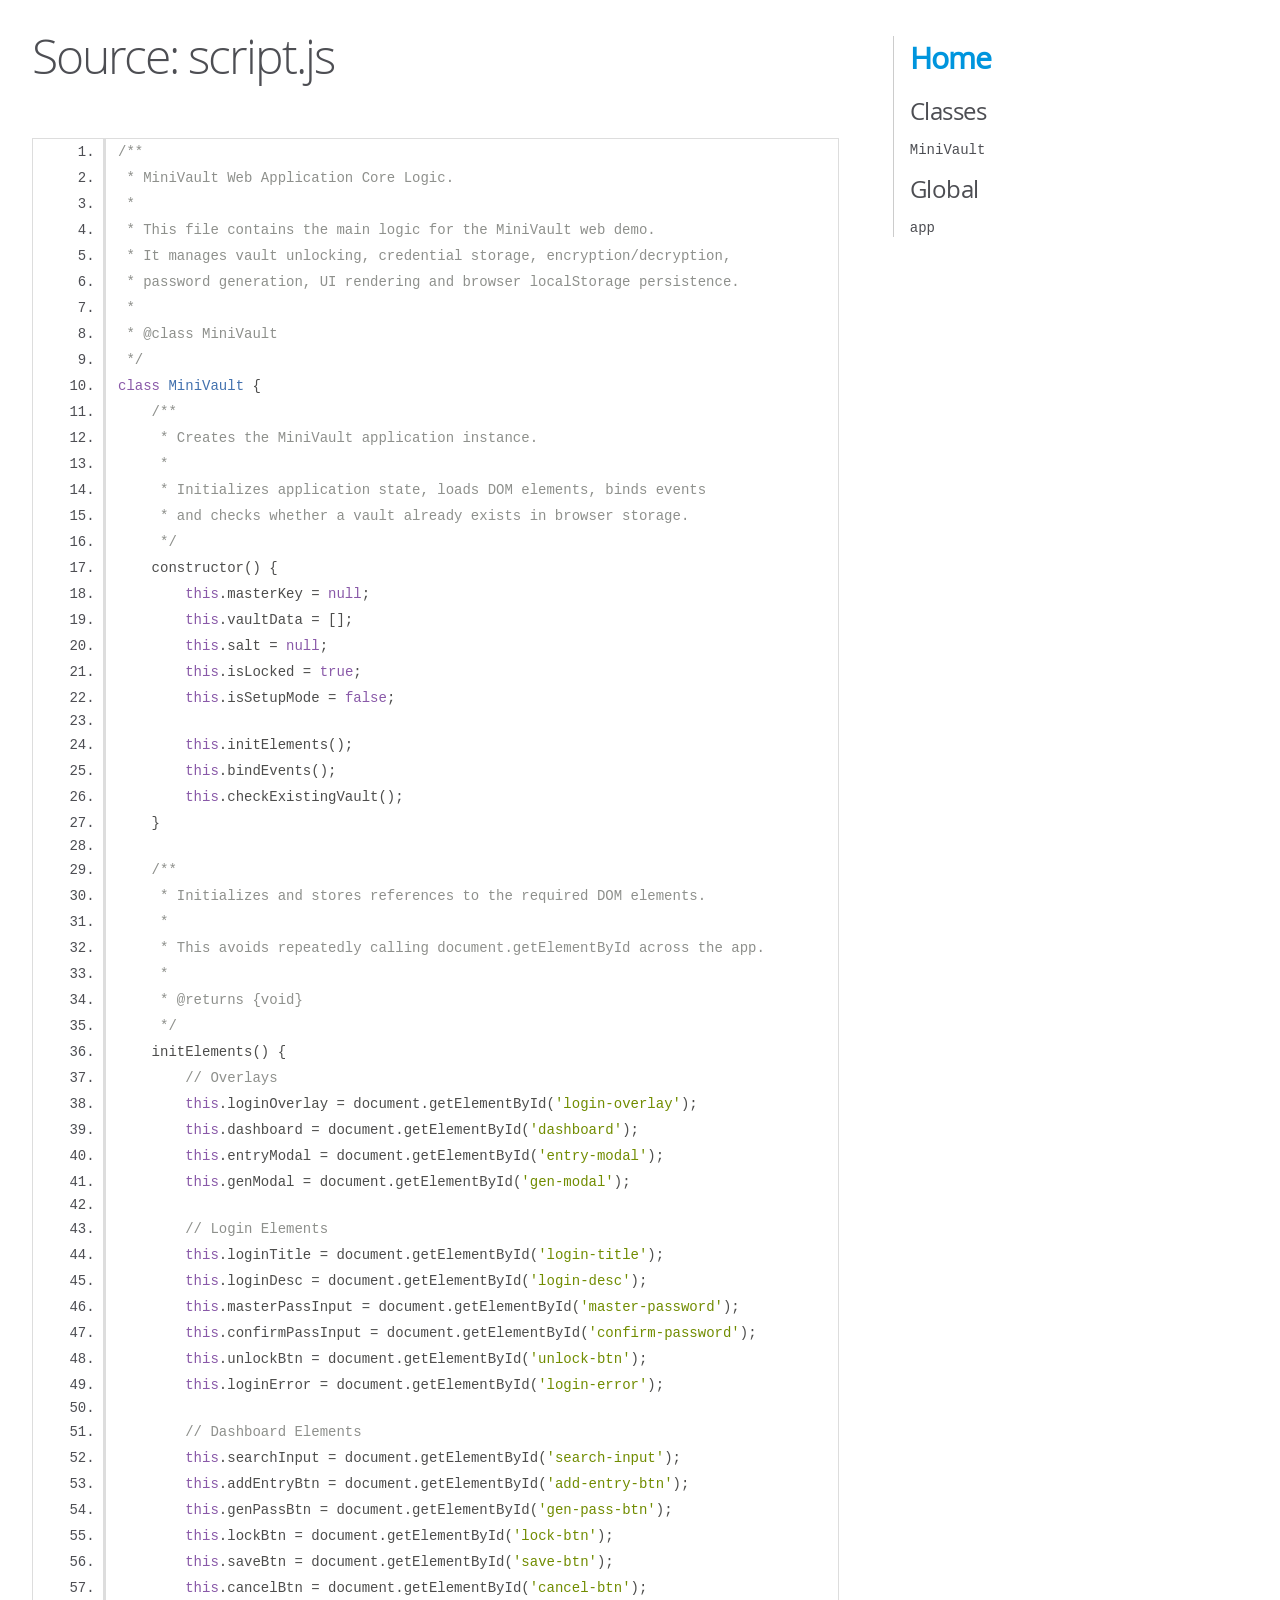
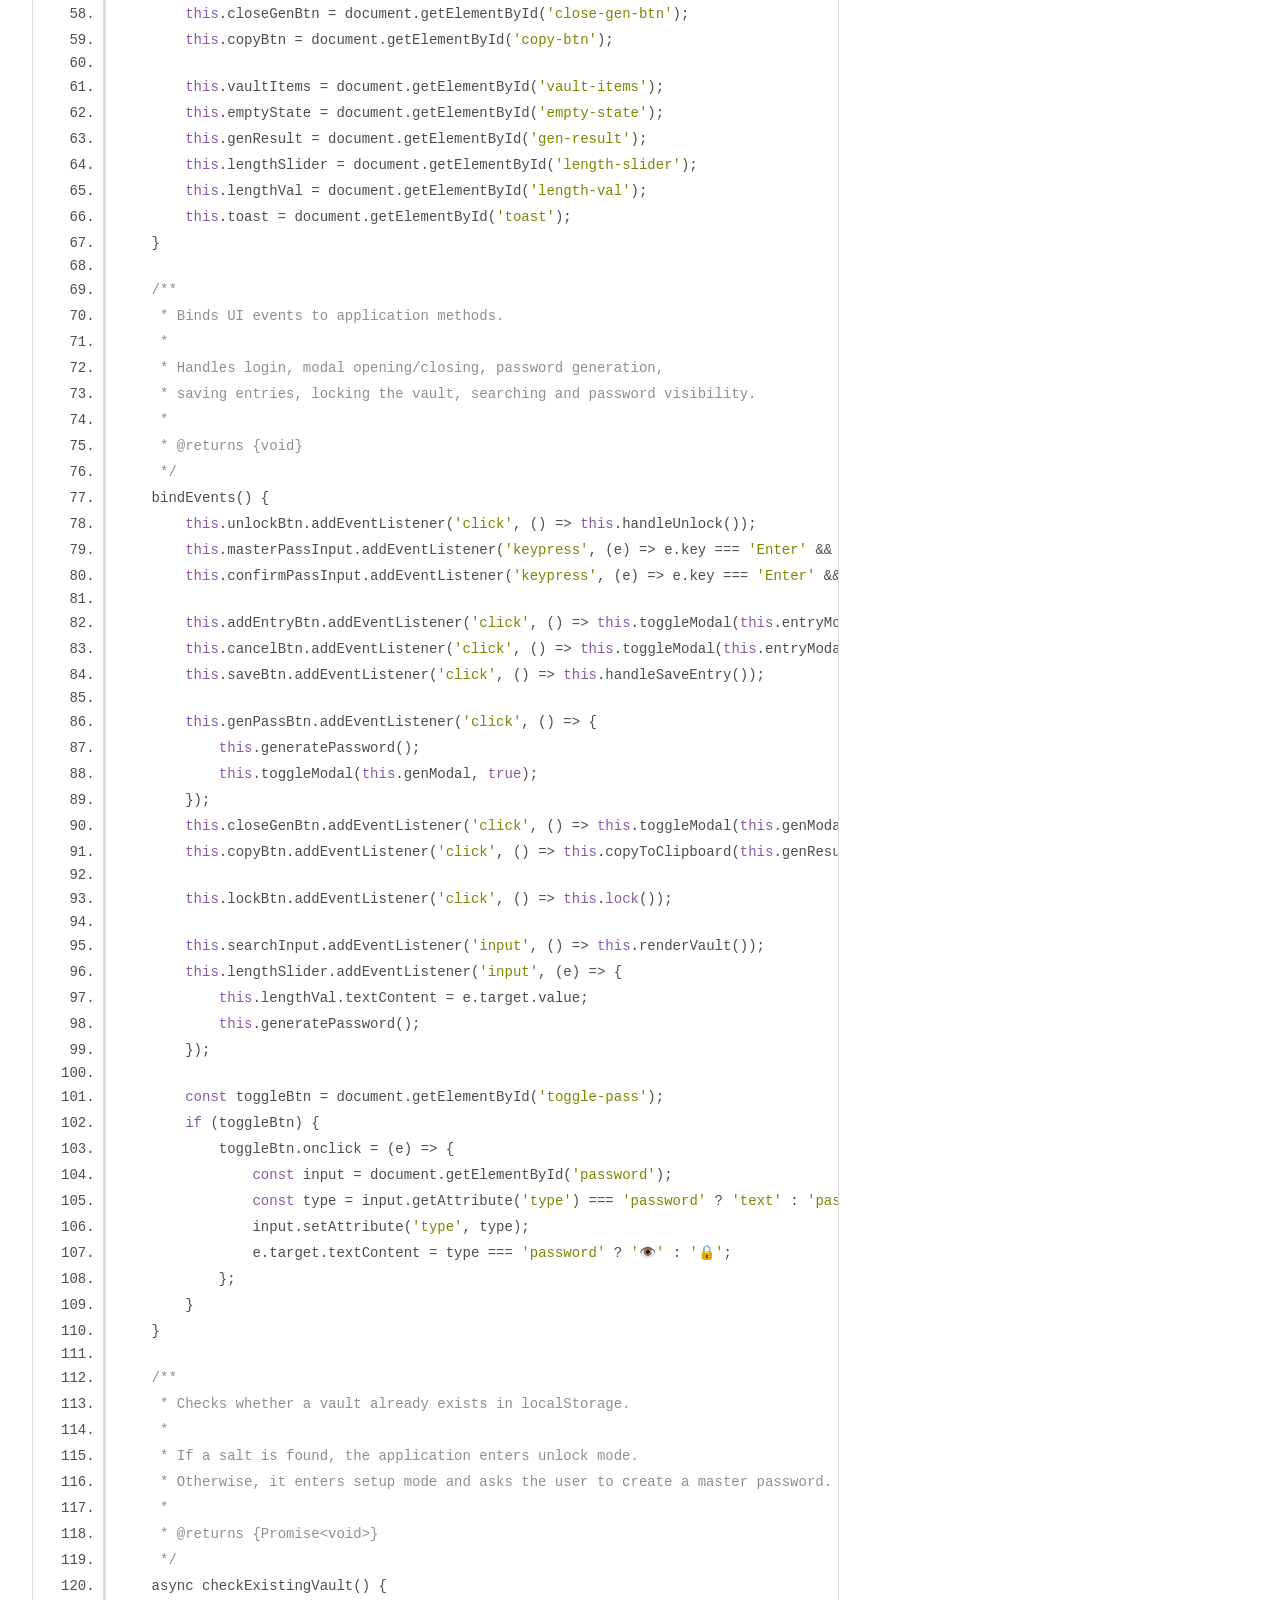
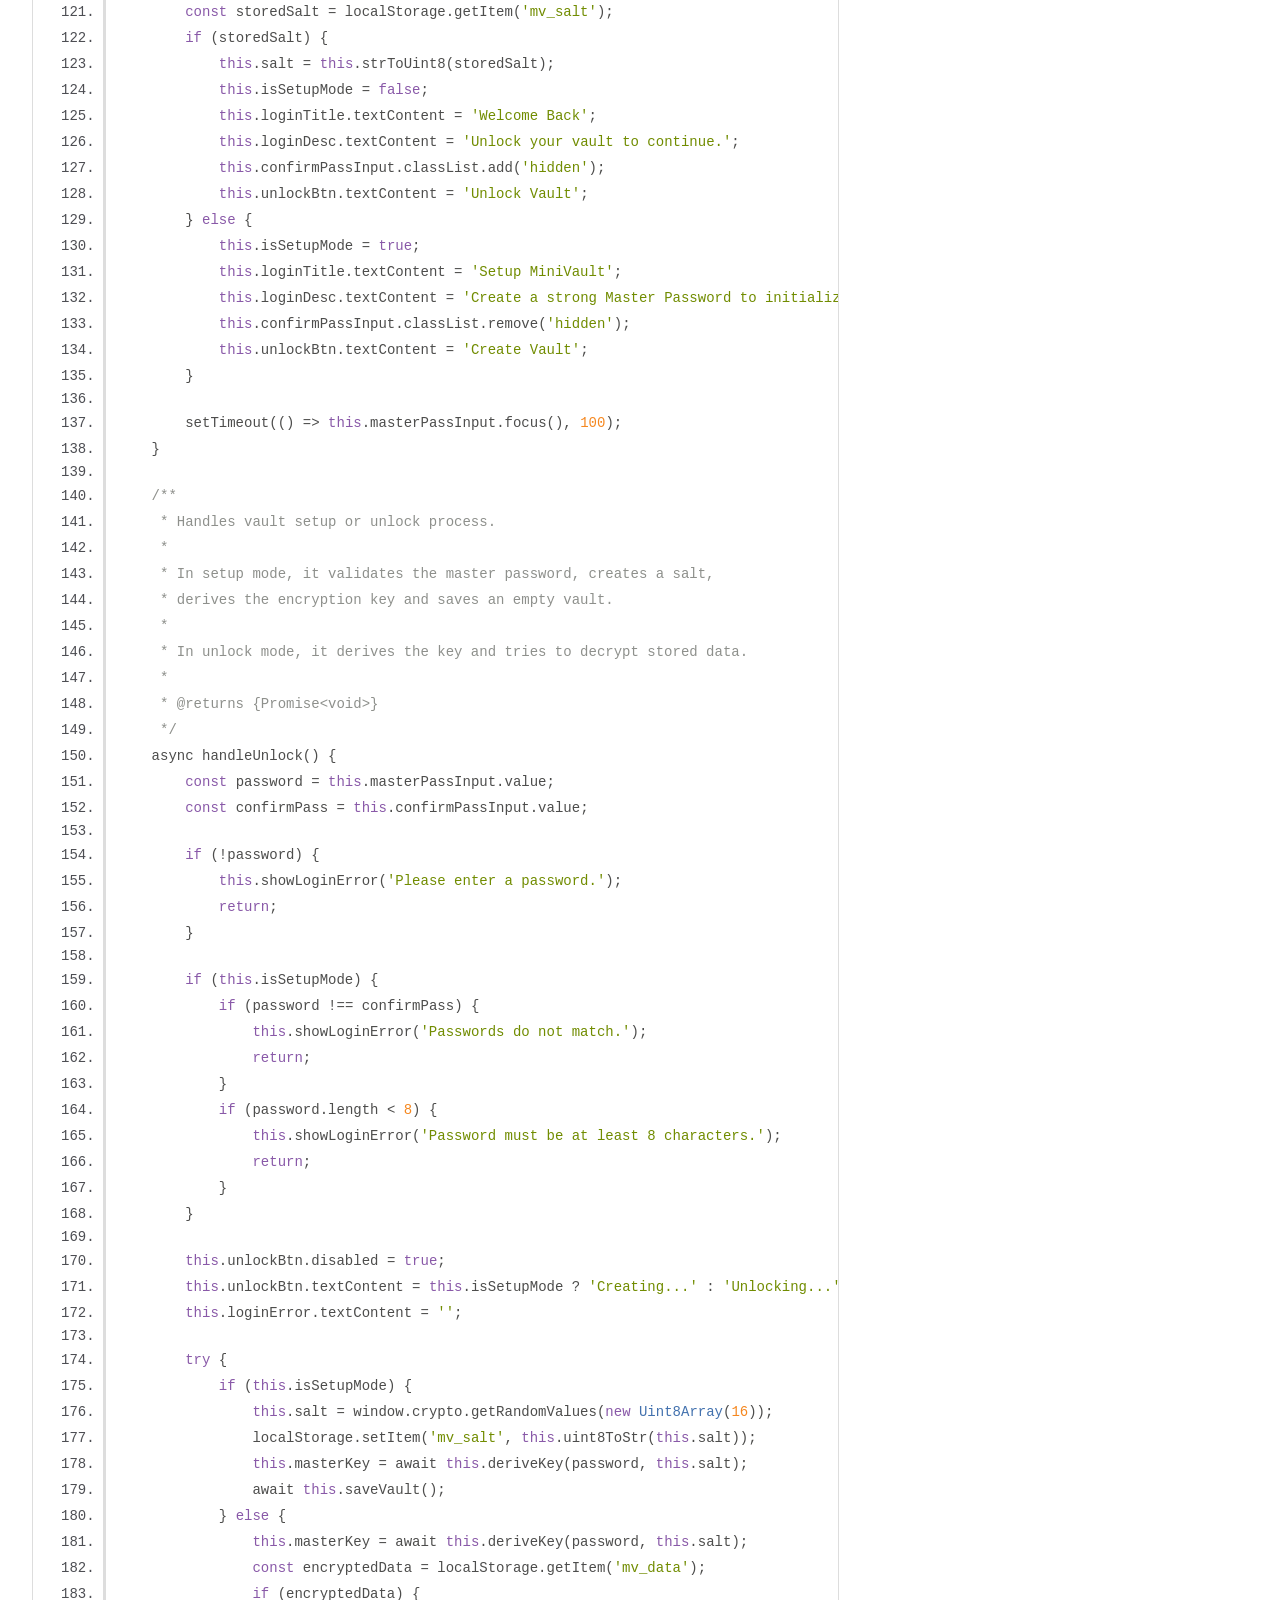
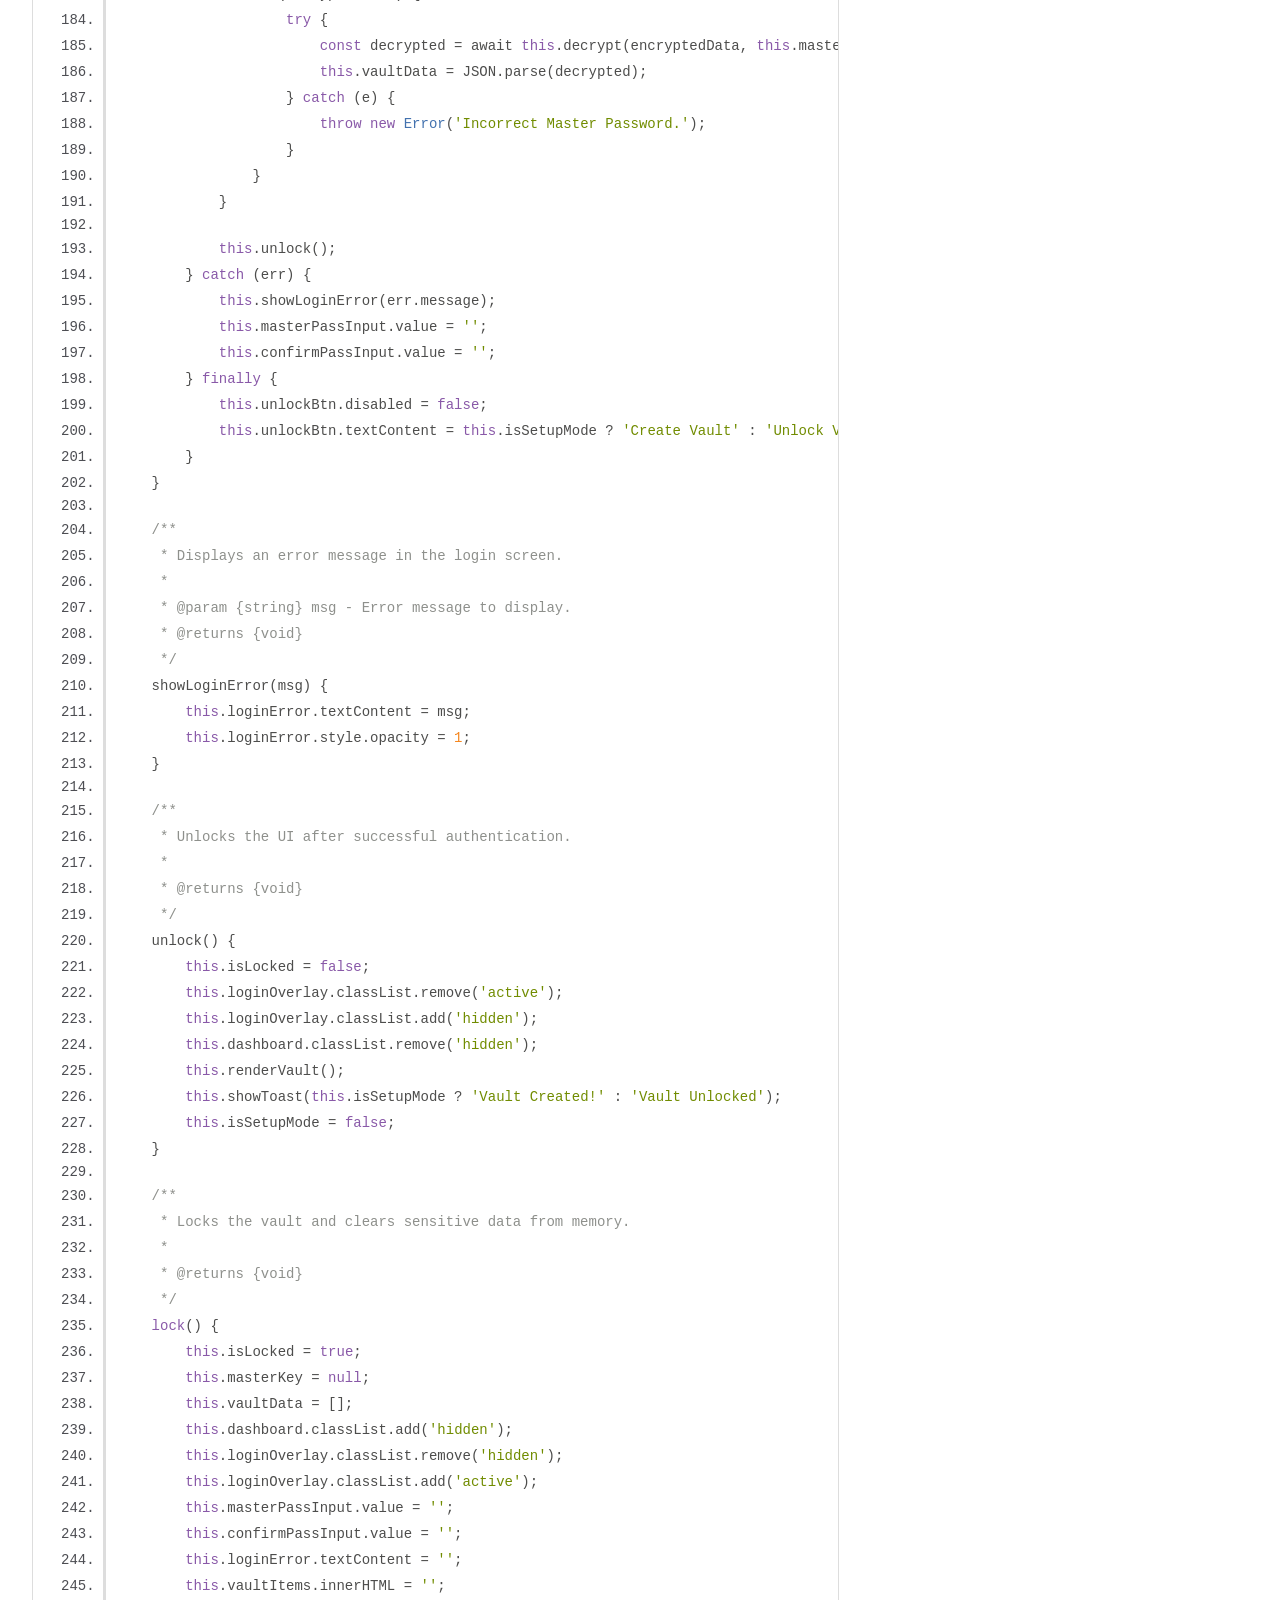
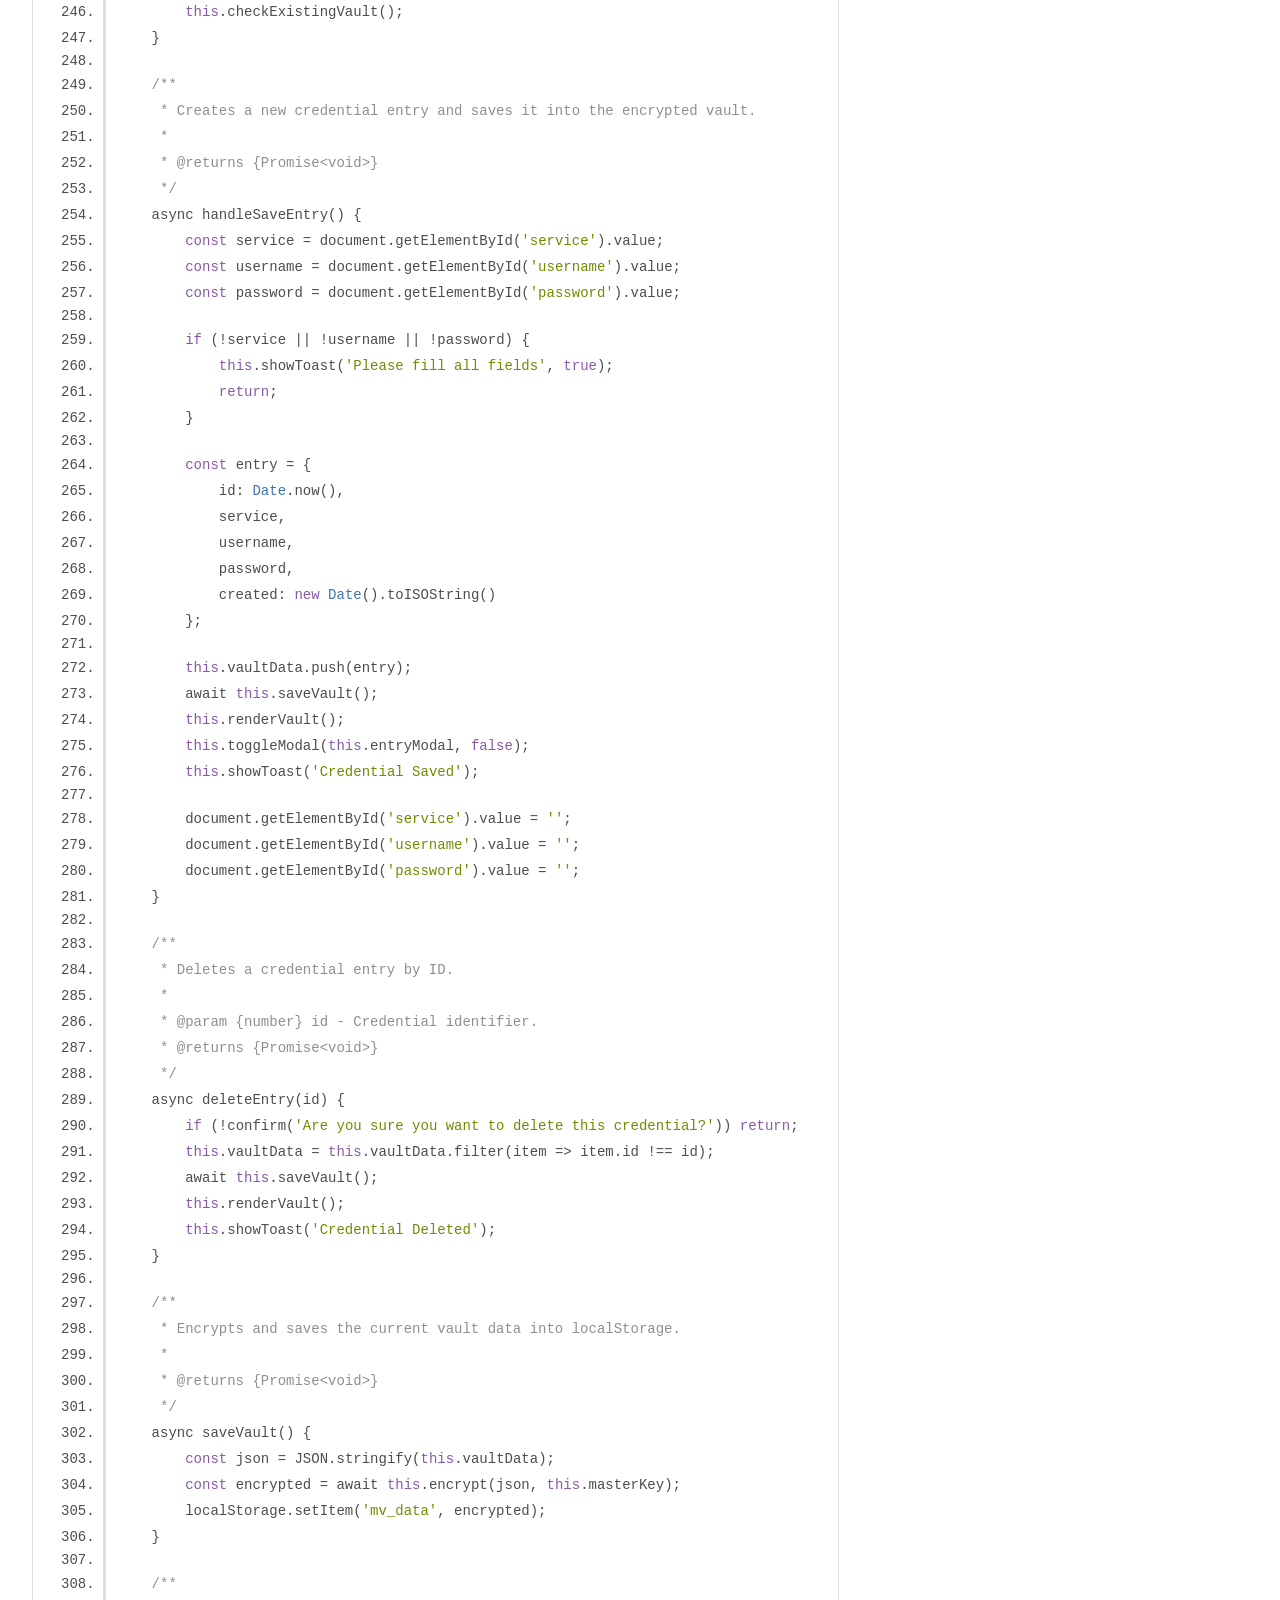
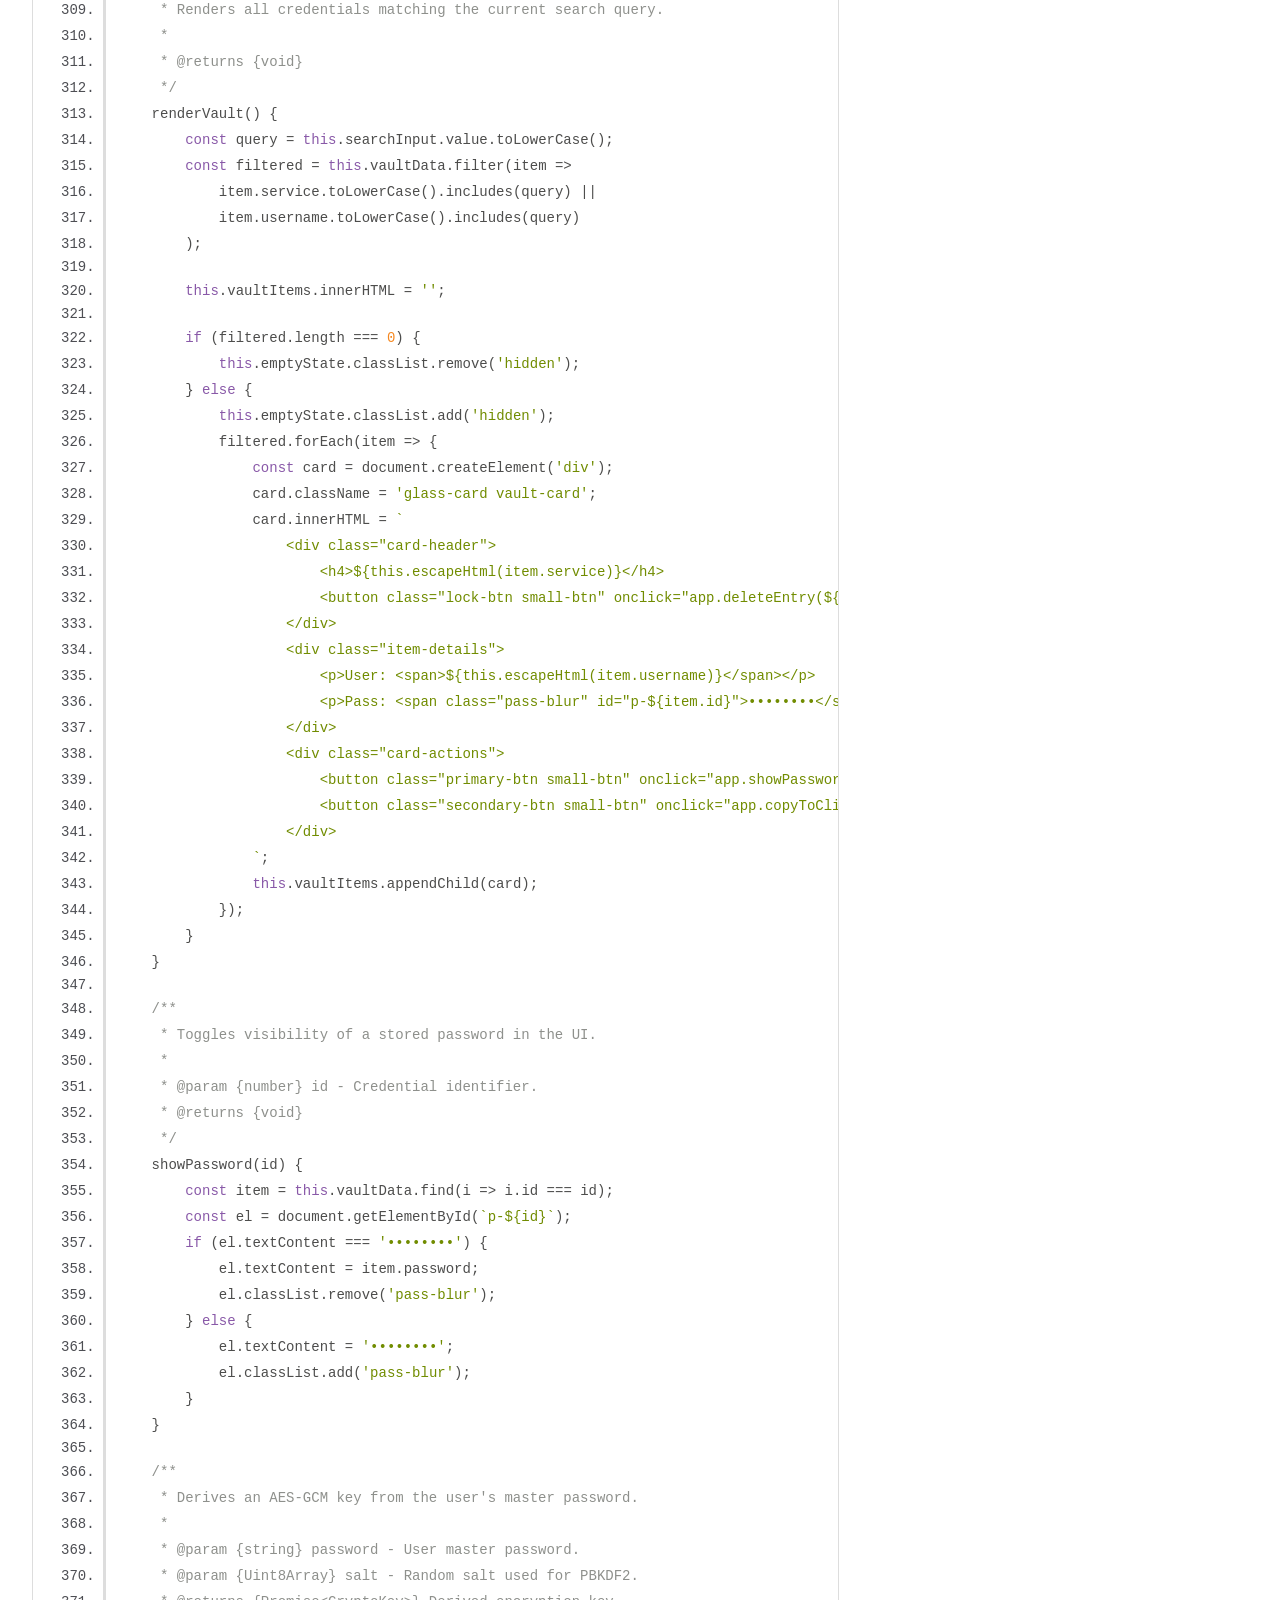
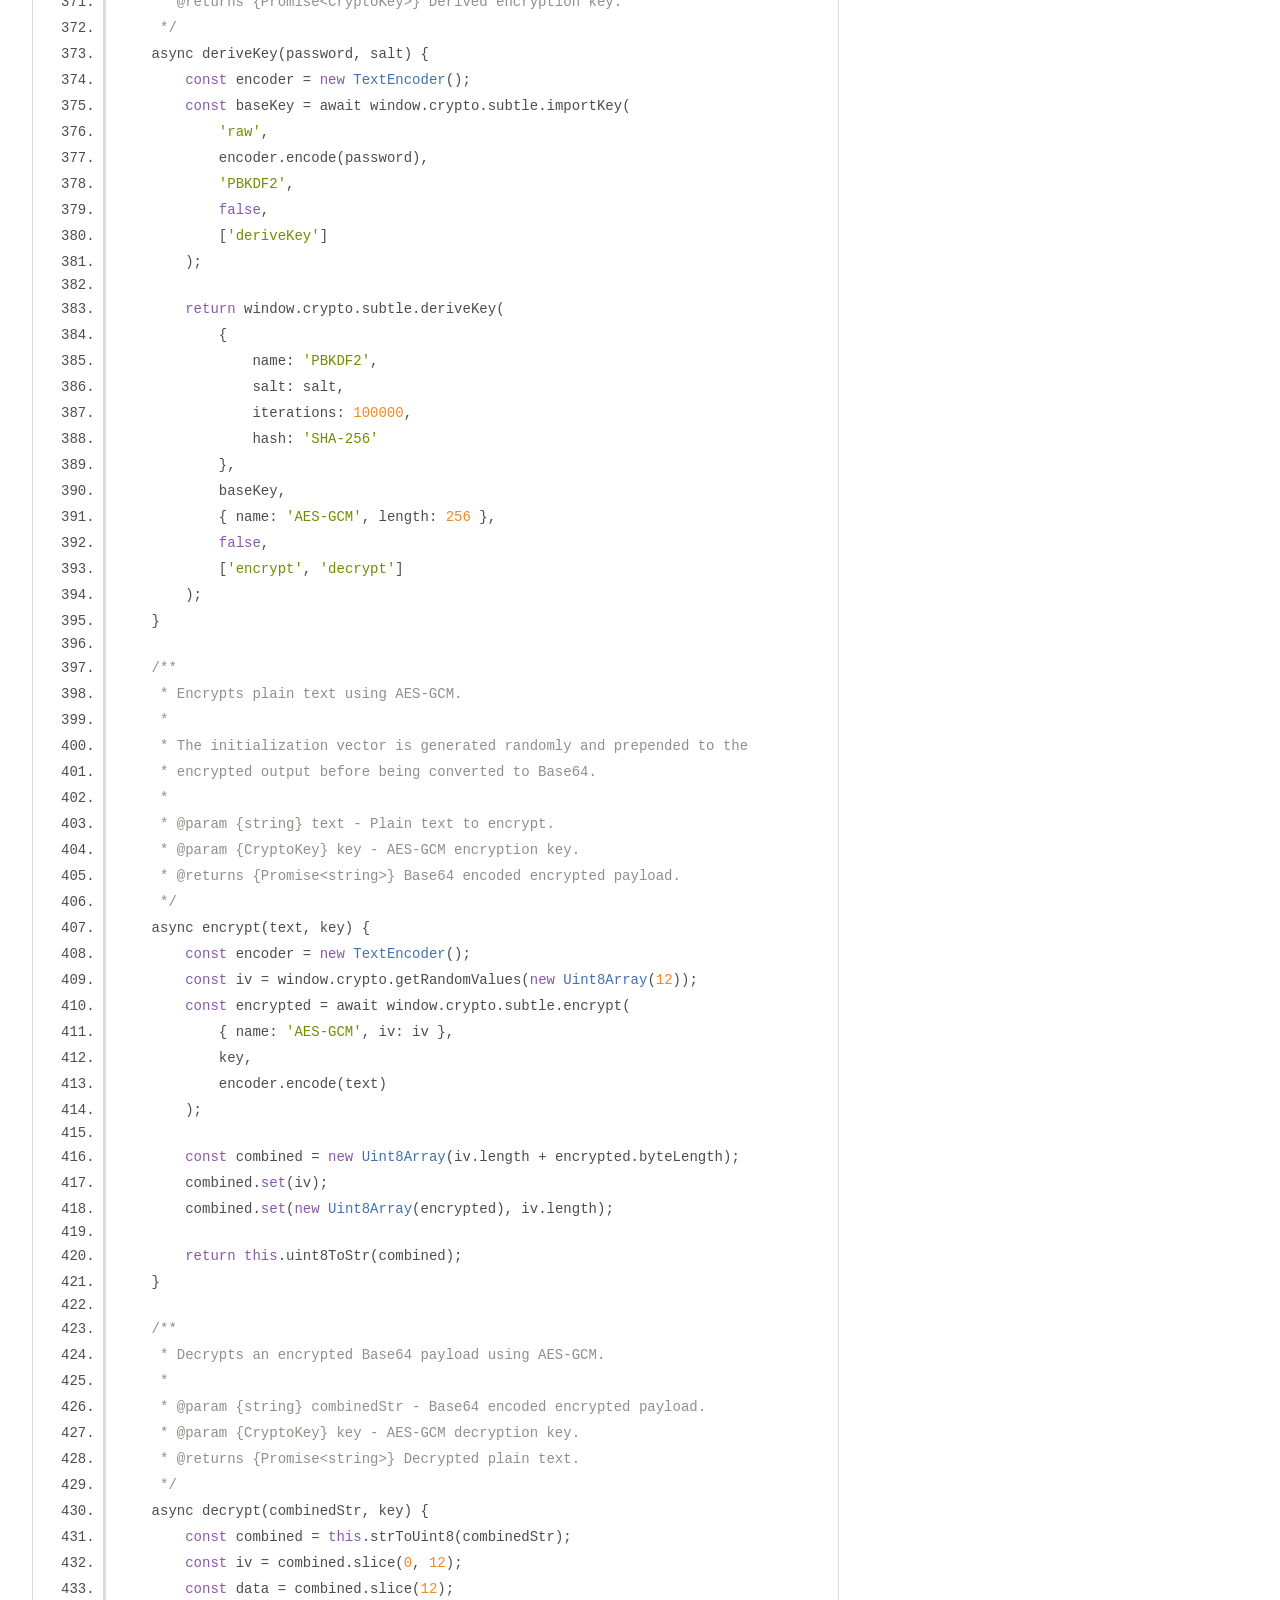
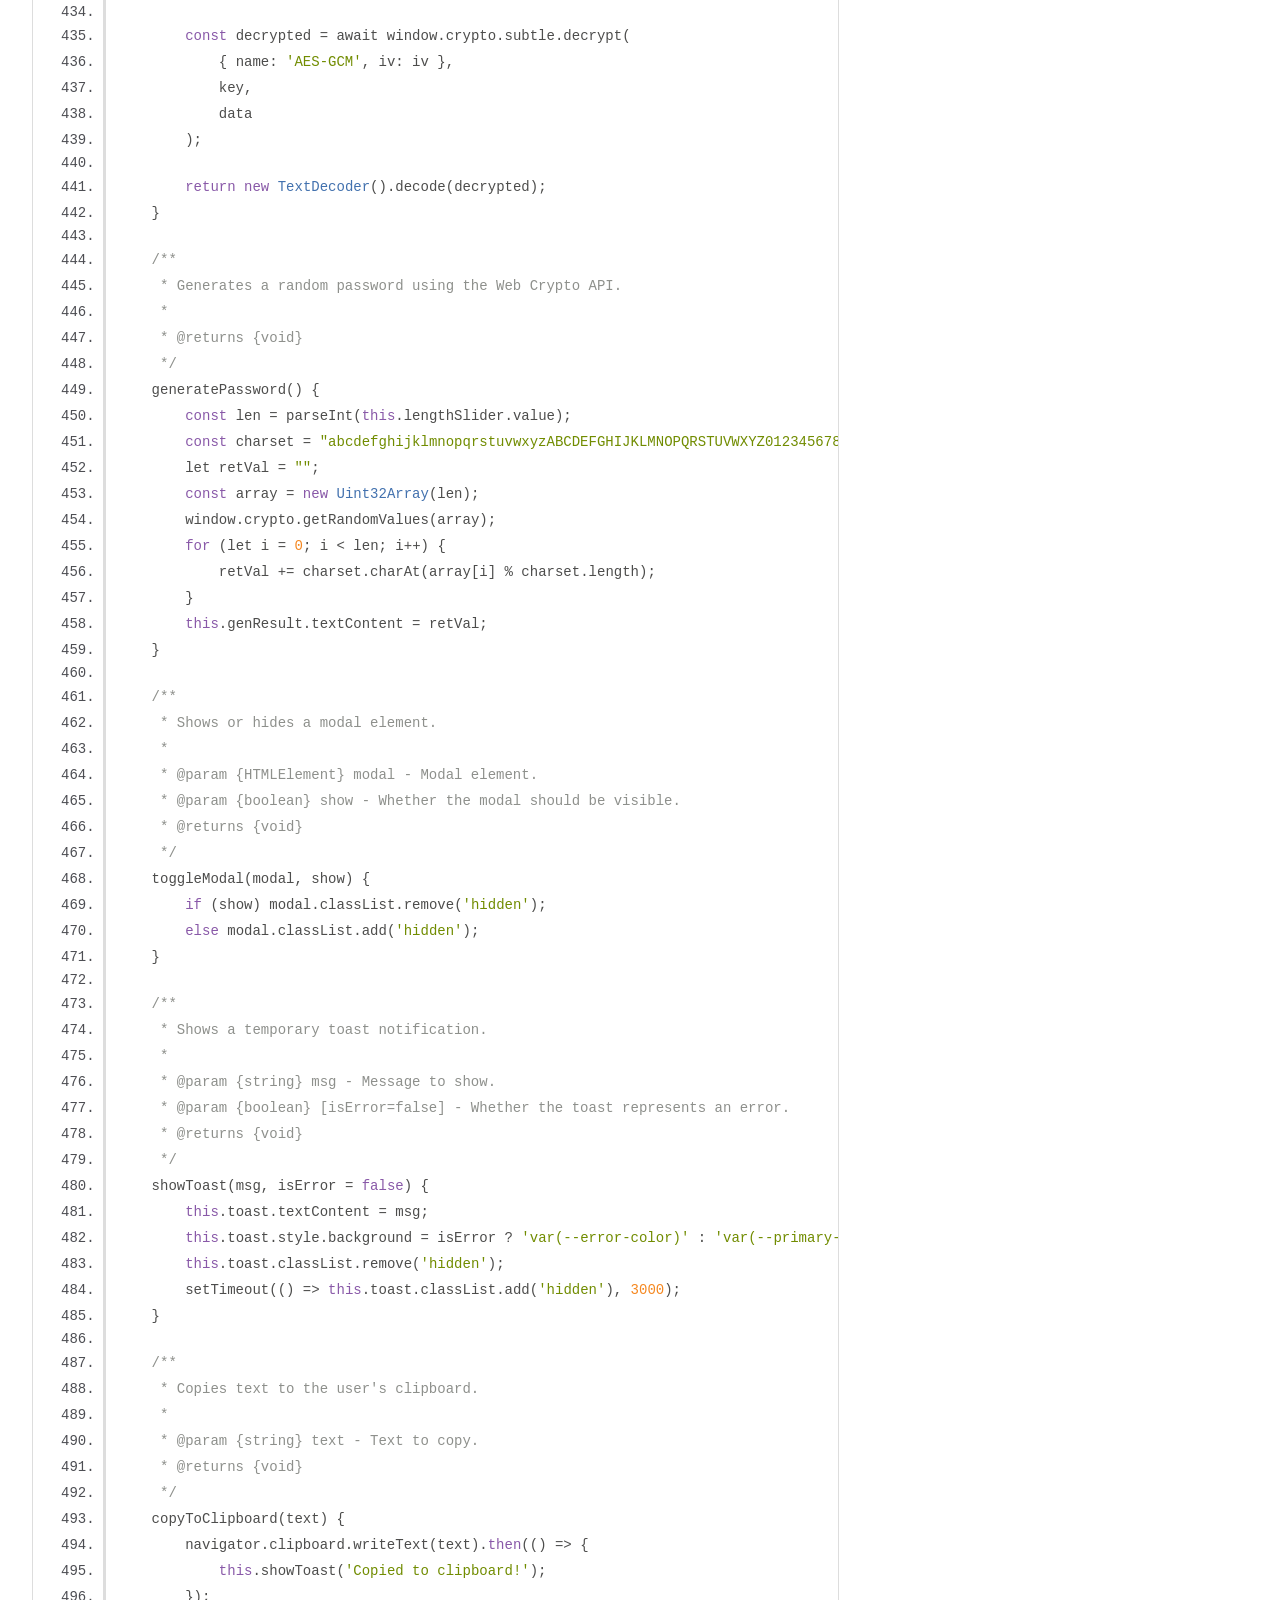
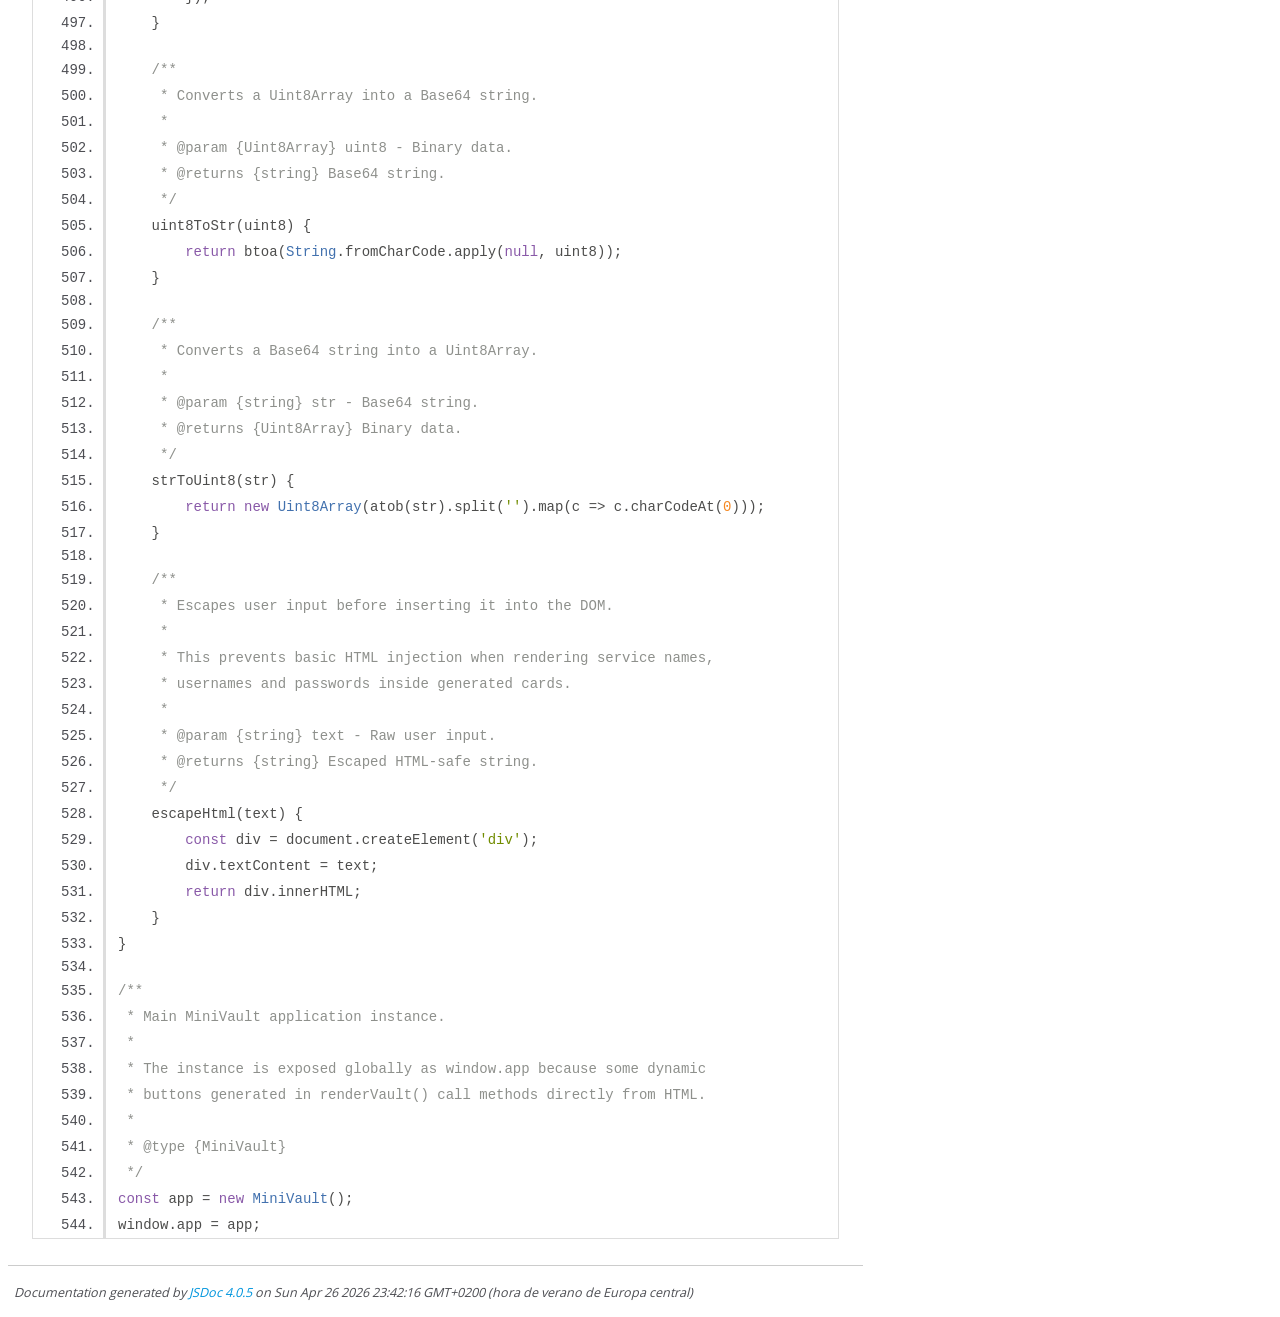
<file: docs/script.js.html>
<!DOCTYPE html>
<html lang="en">
<head>
    <meta charset="utf-8">
    <title>JSDoc: Source: script.js</title>

    <script src="scripts/prettify/prettify.js"> </script>
    <script src="scripts/prettify/lang-css.js"> </script>
    <!--[if lt IE 9]>
      <script src="//html5shiv.googlecode.com/svn/trunk/html5.js"></script>
    <![endif]-->
    <link type="text/css" rel="stylesheet" href="styles/prettify-tomorrow.css">
    <link type="text/css" rel="stylesheet" href="styles/jsdoc-default.css">
</head>

<body>

<div id="main">

    <h1 class="page-title">Source: script.js</h1>

    



    
    <section>
        <article>
            <pre class="prettyprint source linenums"><code>/**
 * MiniVault Web Application Core Logic.
 *
 * This file contains the main logic for the MiniVault web demo.
 * It manages vault unlocking, credential storage, encryption/decryption,
 * password generation, UI rendering and browser localStorage persistence.
 *
 * @class MiniVault
 */
class MiniVault {
    /**
     * Creates the MiniVault application instance.
     *
     * Initializes application state, loads DOM elements, binds events
     * and checks whether a vault already exists in browser storage.
     */
    constructor() {
        this.masterKey = null;
        this.vaultData = [];
        this.salt = null;
        this.isLocked = true;
        this.isSetupMode = false;

        this.initElements();
        this.bindEvents();
        this.checkExistingVault();
    }

    /**
     * Initializes and stores references to the required DOM elements.
     *
     * This avoids repeatedly calling document.getElementById across the app.
     *
     * @returns {void}
     */
    initElements() {
        // Overlays
        this.loginOverlay = document.getElementById('login-overlay');
        this.dashboard = document.getElementById('dashboard');
        this.entryModal = document.getElementById('entry-modal');
        this.genModal = document.getElementById('gen-modal');

        // Login Elements
        this.loginTitle = document.getElementById('login-title');
        this.loginDesc = document.getElementById('login-desc');
        this.masterPassInput = document.getElementById('master-password');
        this.confirmPassInput = document.getElementById('confirm-password');
        this.unlockBtn = document.getElementById('unlock-btn');
        this.loginError = document.getElementById('login-error');

        // Dashboard Elements
        this.searchInput = document.getElementById('search-input');
        this.addEntryBtn = document.getElementById('add-entry-btn');
        this.genPassBtn = document.getElementById('gen-pass-btn');
        this.lockBtn = document.getElementById('lock-btn');
        this.saveBtn = document.getElementById('save-btn');
        this.cancelBtn = document.getElementById('cancel-btn');
        this.closeGenBtn = document.getElementById('close-gen-btn');
        this.copyBtn = document.getElementById('copy-btn');

        this.vaultItems = document.getElementById('vault-items');
        this.emptyState = document.getElementById('empty-state');
        this.genResult = document.getElementById('gen-result');
        this.lengthSlider = document.getElementById('length-slider');
        this.lengthVal = document.getElementById('length-val');
        this.toast = document.getElementById('toast');
    }

    /**
     * Binds UI events to application methods.
     *
     * Handles login, modal opening/closing, password generation,
     * saving entries, locking the vault, searching and password visibility.
     *
     * @returns {void}
     */
    bindEvents() {
        this.unlockBtn.addEventListener('click', () => this.handleUnlock());
        this.masterPassInput.addEventListener('keypress', (e) => e.key === 'Enter' &amp;&amp; this.handleUnlock());
        this.confirmPassInput.addEventListener('keypress', (e) => e.key === 'Enter' &amp;&amp; this.handleUnlock());

        this.addEntryBtn.addEventListener('click', () => this.toggleModal(this.entryModal, true));
        this.cancelBtn.addEventListener('click', () => this.toggleModal(this.entryModal, false));
        this.saveBtn.addEventListener('click', () => this.handleSaveEntry());

        this.genPassBtn.addEventListener('click', () => {
            this.generatePassword();
            this.toggleModal(this.genModal, true);
        });
        this.closeGenBtn.addEventListener('click', () => this.toggleModal(this.genModal, false));
        this.copyBtn.addEventListener('click', () => this.copyToClipboard(this.genResult.textContent));

        this.lockBtn.addEventListener('click', () => this.lock());

        this.searchInput.addEventListener('input', () => this.renderVault());
        this.lengthSlider.addEventListener('input', (e) => {
            this.lengthVal.textContent = e.target.value;
            this.generatePassword();
        });

        const toggleBtn = document.getElementById('toggle-pass');
        if (toggleBtn) {
            toggleBtn.onclick = (e) => {
                const input = document.getElementById('password');
                const type = input.getAttribute('type') === 'password' ? 'text' : 'password';
                input.setAttribute('type', type);
                e.target.textContent = type === 'password' ? '👁️' : '🔒';
            };
        }
    }

    /**
     * Checks whether a vault already exists in localStorage.
     *
     * If a salt is found, the application enters unlock mode.
     * Otherwise, it enters setup mode and asks the user to create a master password.
     *
     * @returns {Promise&lt;void>}
     */
    async checkExistingVault() {
        const storedSalt = localStorage.getItem('mv_salt');
        if (storedSalt) {
            this.salt = this.strToUint8(storedSalt);
            this.isSetupMode = false;
            this.loginTitle.textContent = 'Welcome Back';
            this.loginDesc.textContent = 'Unlock your vault to continue.';
            this.confirmPassInput.classList.add('hidden');
            this.unlockBtn.textContent = 'Unlock Vault';
        } else {
            this.isSetupMode = true;
            this.loginTitle.textContent = 'Setup MiniVault';
            this.loginDesc.textContent = 'Create a strong Master Password to initialize your vault.';
            this.confirmPassInput.classList.remove('hidden');
            this.unlockBtn.textContent = 'Create Vault';
        }

        setTimeout(() => this.masterPassInput.focus(), 100);
    }

    /**
     * Handles vault setup or unlock process.
     *
     * In setup mode, it validates the master password, creates a salt,
     * derives the encryption key and saves an empty vault.
     *
     * In unlock mode, it derives the key and tries to decrypt stored data.
     *
     * @returns {Promise&lt;void>}
     */
    async handleUnlock() {
        const password = this.masterPassInput.value;
        const confirmPass = this.confirmPassInput.value;

        if (!password) {
            this.showLoginError('Please enter a password.');
            return;
        }

        if (this.isSetupMode) {
            if (password !== confirmPass) {
                this.showLoginError('Passwords do not match.');
                return;
            }
            if (password.length &lt; 8) {
                this.showLoginError('Password must be at least 8 characters.');
                return;
            }
        }

        this.unlockBtn.disabled = true;
        this.unlockBtn.textContent = this.isSetupMode ? 'Creating...' : 'Unlocking...';
        this.loginError.textContent = '';

        try {
            if (this.isSetupMode) {
                this.salt = window.crypto.getRandomValues(new Uint8Array(16));
                localStorage.setItem('mv_salt', this.uint8ToStr(this.salt));
                this.masterKey = await this.deriveKey(password, this.salt);
                await this.saveVault();
            } else {
                this.masterKey = await this.deriveKey(password, this.salt);
                const encryptedData = localStorage.getItem('mv_data');
                if (encryptedData) {
                    try {
                        const decrypted = await this.decrypt(encryptedData, this.masterKey);
                        this.vaultData = JSON.parse(decrypted);
                    } catch (e) {
                        throw new Error('Incorrect Master Password.');
                    }
                }
            }

            this.unlock();
        } catch (err) {
            this.showLoginError(err.message);
            this.masterPassInput.value = '';
            this.confirmPassInput.value = '';
        } finally {
            this.unlockBtn.disabled = false;
            this.unlockBtn.textContent = this.isSetupMode ? 'Create Vault' : 'Unlock Vault';
        }
    }

    /**
     * Displays an error message in the login screen.
     *
     * @param {string} msg - Error message to display.
     * @returns {void}
     */
    showLoginError(msg) {
        this.loginError.textContent = msg;
        this.loginError.style.opacity = 1;
    }

    /**
     * Unlocks the UI after successful authentication.
     *
     * @returns {void}
     */
    unlock() {
        this.isLocked = false;
        this.loginOverlay.classList.remove('active');
        this.loginOverlay.classList.add('hidden');
        this.dashboard.classList.remove('hidden');
        this.renderVault();
        this.showToast(this.isSetupMode ? 'Vault Created!' : 'Vault Unlocked');
        this.isSetupMode = false;
    }

    /**
     * Locks the vault and clears sensitive data from memory.
     *
     * @returns {void}
     */
    lock() {
        this.isLocked = true;
        this.masterKey = null;
        this.vaultData = [];
        this.dashboard.classList.add('hidden');
        this.loginOverlay.classList.remove('hidden');
        this.loginOverlay.classList.add('active');
        this.masterPassInput.value = '';
        this.confirmPassInput.value = '';
        this.loginError.textContent = '';
        this.vaultItems.innerHTML = '';
        this.checkExistingVault();
    }

    /**
     * Creates a new credential entry and saves it into the encrypted vault.
     *
     * @returns {Promise&lt;void>}
     */
    async handleSaveEntry() {
        const service = document.getElementById('service').value;
        const username = document.getElementById('username').value;
        const password = document.getElementById('password').value;

        if (!service || !username || !password) {
            this.showToast('Please fill all fields', true);
            return;
        }

        const entry = {
            id: Date.now(),
            service,
            username,
            password,
            created: new Date().toISOString()
        };

        this.vaultData.push(entry);
        await this.saveVault();
        this.renderVault();
        this.toggleModal(this.entryModal, false);
        this.showToast('Credential Saved');

        document.getElementById('service').value = '';
        document.getElementById('username').value = '';
        document.getElementById('password').value = '';
    }

    /**
     * Deletes a credential entry by ID.
     *
     * @param {number} id - Credential identifier.
     * @returns {Promise&lt;void>}
     */
    async deleteEntry(id) {
        if (!confirm('Are you sure you want to delete this credential?')) return;
        this.vaultData = this.vaultData.filter(item => item.id !== id);
        await this.saveVault();
        this.renderVault();
        this.showToast('Credential Deleted');
    }

    /**
     * Encrypts and saves the current vault data into localStorage.
     *
     * @returns {Promise&lt;void>}
     */
    async saveVault() {
        const json = JSON.stringify(this.vaultData);
        const encrypted = await this.encrypt(json, this.masterKey);
        localStorage.setItem('mv_data', encrypted);
    }

    /**
     * Renders all credentials matching the current search query.
     *
     * @returns {void}
     */
    renderVault() {
        const query = this.searchInput.value.toLowerCase();
        const filtered = this.vaultData.filter(item =>
            item.service.toLowerCase().includes(query) ||
            item.username.toLowerCase().includes(query)
        );

        this.vaultItems.innerHTML = '';

        if (filtered.length === 0) {
            this.emptyState.classList.remove('hidden');
        } else {
            this.emptyState.classList.add('hidden');
            filtered.forEach(item => {
                const card = document.createElement('div');
                card.className = 'glass-card vault-card';
                card.innerHTML = `
                    &lt;div class="card-header">
                        &lt;h4>${this.escapeHtml(item.service)}&lt;/h4>
                        &lt;button class="lock-btn small-btn" onclick="app.deleteEntry(${item.id})">Delete&lt;/button>
                    &lt;/div>
                    &lt;div class="item-details">
                        &lt;p>User: &lt;span>${this.escapeHtml(item.username)}&lt;/span>&lt;/p>
                        &lt;p>Pass: &lt;span class="pass-blur" id="p-${item.id}">••••••••&lt;/span>&lt;/p>
                    &lt;/div>
                    &lt;div class="card-actions">
                        &lt;button class="primary-btn small-btn" onclick="app.showPassword(${item.id})">Show&lt;/button>
                        &lt;button class="secondary-btn small-btn" onclick="app.copyToClipboard('${this.escapeHtml(item.password)}')">Copy&lt;/button>
                    &lt;/div>
                `;
                this.vaultItems.appendChild(card);
            });
        }
    }

    /**
     * Toggles visibility of a stored password in the UI.
     *
     * @param {number} id - Credential identifier.
     * @returns {void}
     */
    showPassword(id) {
        const item = this.vaultData.find(i => i.id === id);
        const el = document.getElementById(`p-${id}`);
        if (el.textContent === '••••••••') {
            el.textContent = item.password;
            el.classList.remove('pass-blur');
        } else {
            el.textContent = '••••••••';
            el.classList.add('pass-blur');
        }
    }

    /**
     * Derives an AES-GCM key from the user's master password.
     *
     * @param {string} password - User master password.
     * @param {Uint8Array} salt - Random salt used for PBKDF2.
     * @returns {Promise&lt;CryptoKey>} Derived encryption key.
     */
    async deriveKey(password, salt) {
        const encoder = new TextEncoder();
        const baseKey = await window.crypto.subtle.importKey(
            'raw',
            encoder.encode(password),
            'PBKDF2',
            false,
            ['deriveKey']
        );

        return window.crypto.subtle.deriveKey(
            {
                name: 'PBKDF2',
                salt: salt,
                iterations: 100000,
                hash: 'SHA-256'
            },
            baseKey,
            { name: 'AES-GCM', length: 256 },
            false,
            ['encrypt', 'decrypt']
        );
    }

    /**
     * Encrypts plain text using AES-GCM.
     *
     * The initialization vector is generated randomly and prepended to the
     * encrypted output before being converted to Base64.
     *
     * @param {string} text - Plain text to encrypt.
     * @param {CryptoKey} key - AES-GCM encryption key.
     * @returns {Promise&lt;string>} Base64 encoded encrypted payload.
     */
    async encrypt(text, key) {
        const encoder = new TextEncoder();
        const iv = window.crypto.getRandomValues(new Uint8Array(12));
        const encrypted = await window.crypto.subtle.encrypt(
            { name: 'AES-GCM', iv: iv },
            key,
            encoder.encode(text)
        );

        const combined = new Uint8Array(iv.length + encrypted.byteLength);
        combined.set(iv);
        combined.set(new Uint8Array(encrypted), iv.length);

        return this.uint8ToStr(combined);
    }

    /**
     * Decrypts an encrypted Base64 payload using AES-GCM.
     *
     * @param {string} combinedStr - Base64 encoded encrypted payload.
     * @param {CryptoKey} key - AES-GCM decryption key.
     * @returns {Promise&lt;string>} Decrypted plain text.
     */
    async decrypt(combinedStr, key) {
        const combined = this.strToUint8(combinedStr);
        const iv = combined.slice(0, 12);
        const data = combined.slice(12);

        const decrypted = await window.crypto.subtle.decrypt(
            { name: 'AES-GCM', iv: iv },
            key,
            data
        );

        return new TextDecoder().decode(decrypted);
    }

    /**
     * Generates a random password using the Web Crypto API.
     *
     * @returns {void}
     */
    generatePassword() {
        const len = parseInt(this.lengthSlider.value);
        const charset = "abcdefghijklmnopqrstuvwxyzABCDEFGHIJKLMNOPQRSTUVWXYZ0123456789!@#$%^&amp;*()_+";
        let retVal = "";
        const array = new Uint32Array(len);
        window.crypto.getRandomValues(array);
        for (let i = 0; i &lt; len; i++) {
            retVal += charset.charAt(array[i] % charset.length);
        }
        this.genResult.textContent = retVal;
    }

    /**
     * Shows or hides a modal element.
     *
     * @param {HTMLElement} modal - Modal element.
     * @param {boolean} show - Whether the modal should be visible.
     * @returns {void}
     */
    toggleModal(modal, show) {
        if (show) modal.classList.remove('hidden');
        else modal.classList.add('hidden');
    }

    /**
     * Shows a temporary toast notification.
     *
     * @param {string} msg - Message to show.
     * @param {boolean} [isError=false] - Whether the toast represents an error.
     * @returns {void}
     */
    showToast(msg, isError = false) {
        this.toast.textContent = msg;
        this.toast.style.background = isError ? 'var(--error-color)' : 'var(--primary-color)';
        this.toast.classList.remove('hidden');
        setTimeout(() => this.toast.classList.add('hidden'), 3000);
    }

    /**
     * Copies text to the user's clipboard.
     *
     * @param {string} text - Text to copy.
     * @returns {void}
     */
    copyToClipboard(text) {
        navigator.clipboard.writeText(text).then(() => {
            this.showToast('Copied to clipboard!');
        });
    }

    /**
     * Converts a Uint8Array into a Base64 string.
     *
     * @param {Uint8Array} uint8 - Binary data.
     * @returns {string} Base64 string.
     */
    uint8ToStr(uint8) {
        return btoa(String.fromCharCode.apply(null, uint8));
    }

    /**
     * Converts a Base64 string into a Uint8Array.
     *
     * @param {string} str - Base64 string.
     * @returns {Uint8Array} Binary data.
     */
    strToUint8(str) {
        return new Uint8Array(atob(str).split('').map(c => c.charCodeAt(0)));
    }

    /**
     * Escapes user input before inserting it into the DOM.
     *
     * This prevents basic HTML injection when rendering service names,
     * usernames and passwords inside generated cards.
     *
     * @param {string} text - Raw user input.
     * @returns {string} Escaped HTML-safe string.
     */
    escapeHtml(text) {
        const div = document.createElement('div');
        div.textContent = text;
        return div.innerHTML;
    }
}

/**
 * Main MiniVault application instance.
 *
 * The instance is exposed globally as window.app because some dynamic
 * buttons generated in renderVault() call methods directly from HTML.
 *
 * @type {MiniVault}
 */
const app = new MiniVault();
window.app = app;</code></pre>
        </article>
    </section>




</div>

<nav>
    <h2><a href="index.html">Home</a></h2><h3>Classes</h3><ul><li><a href="MiniVault.html">MiniVault</a></li></ul><h3>Global</h3><ul><li><a href="global.html#app">app</a></li></ul>
</nav>

<br class="clear">

<footer>
    Documentation generated by <a href="https://github.com/jsdoc/jsdoc">JSDoc 4.0.5</a> on Sun Apr 26 2026 23:42:16 GMT+0200 (hora de verano de Europa central)
</footer>

<script> prettyPrint(); </script>
<script src="scripts/linenumber.js"> </script>
</body>
</html>
</file>
<file: style.css>
:root {
    --bg-color: #0b0e14;
    --card-bg: rgba(255, 255, 255, 0.05);
    --primary-color: #4CAF50;
    --primary-hover: #45a049;
    --text-color: #e0e0e0;
    --text-dim: #a0a0a0;
    --error-color: #ff5252;
    --accent-color: #2196f3;
    --glass-border: rgba(255, 255, 255, 0.1);
}

* {
    margin: 0;
    padding: 0;
    box-sizing: border-box;
}

body {
    font-family: 'Outfit', sans-serif;
    background-color: var(--bg-color);
    color: var(--text-color);
    line-height: 1.6;
    overflow-x: hidden;
}

#app {
    min-height: 100vh;
}

/* Glassmorphism Effect */
.glass-card {
    background: var(--card-bg);
    backdrop-filter: blur(12px);
    -webkit-backdrop-filter: blur(12px);
    border: 1px solid var(--glass-border);
    border-radius: 16px;
    box-shadow: 0 8px 32px 0 rgba(0, 0, 0, 0.37);
}

/* Overlays & Modals */
.overlay, .modal {
    position: fixed;
    top: 0;
    left: 0;
    width: 100%;
    height: 100%;
    background: rgba(0, 0, 0, 0.8);
    display: flex;
    justify-content: center;
    align-items: center;
    z-index: 1000;
    transition: opacity 0.3s ease;
}

.hidden {
    display: none !important;
}

/* Login Card */
.login-card {
    padding: 40px;
    width: 90%;
    max-width: 400px;
    text-align: center;
}

.logo-container {
    margin-bottom: 24px;
}

.logo {
    width: 80px;
    height: 80px;
    margin-bottom: 12px;
}

.login-card h1 {
    font-size: 2.5rem;
    font-weight: 600;
    color: var(--primary-color);
}

.login-card p {
    color: var(--text-dim);
    margin-bottom: 24px;
}

.error-msg {
    color: var(--error-color);
    font-size: 0.9rem;
    margin-top: 16px;
    min-height: 20px;
    transition: opacity 0.3s ease;
}

/* Inputs & Buttons */
.input-group {
    display: flex;
    flex-direction: column;
    gap: 16px;
}

input {
    width: 100%;
    padding: 12px 16px;
    background: rgba(255, 255, 255, 0.08);
    border: 1px solid var(--glass-border);
    border-radius: 8px;
    color: white;
    font-family: inherit;
    font-size: 1rem;
    transition: all 0.3s ease;
}

input:focus {
    outline: none;
    border-color: var(--primary-color);
    background: rgba(255, 255, 255, 0.12);
}

.primary-btn {
    background: var(--primary-color);
    color: white;
    border: none;
    padding: 12px 24px;
    border-radius: 8px;
    font-weight: 600;
    cursor: pointer;
    transition: background 0.3s ease;
}

.primary-btn:hover {
    background: var(--primary-hover);
}

.secondary-btn {
    background: rgba(255, 255, 255, 0.1);
    color: white;
    border: 1px solid var(--glass-border);
    padding: 12px 24px;
    border-radius: 8px;
    cursor: pointer;
    transition: background 0.3s ease;
}

.secondary-btn:hover {
    background: rgba(255, 255, 255, 0.2);
}

.lock-btn {
    background: transparent;
    color: var(--error-color);
    border: 1px solid var(--error-color);
    padding: 8px 16px;
    border-radius: 8px;
    cursor: pointer;
}

.lock-btn:hover {
    background: rgba(255, 82, 82, 0.1);
}

/* Dashboard */
header {
    background: rgba(0, 0, 0, 0.3);
    border-bottom: 1px solid var(--glass-border);
    padding: 16px 0;
    position: sticky;
    top: 0;
    z-index: 100;
}

.header-content {
    max-width: 1000px;
    margin: 0 auto;
    padding: 0 20px;
    display: flex;
    justify-content: space-between;
    align-items: center;
}

.brand {
    display: flex;
    align-items: center;
    gap: 12px;
}

.mini-logo {
    width: 32px;
    height: 32px;
}

.actions {
    display: flex;
    gap: 12px;
}

.content {
    max-width: 1000px;
    margin: 40px auto;
    padding: 0 20px;
}

.search-bar {
    margin-bottom: 32px;
}

/* Items Grid */
.items-grid {
    display: grid;
    grid-template-columns: repeat(auto-fill, minmax(300px, 1fr));
    gap: 20px;
}

.vault-card {
    padding: 20px;
    transition: transform 0.3s ease;
}

.vault-card:hover {
    transform: translateY(-4px);
}

.card-header {
    display: flex;
    justify-content: space-between;
    align-items: flex-start;
    margin-bottom: 16px;
}

.card-header h4 {
    font-size: 1.2rem;
    color: var(--primary-color);
}

.item-details p {
    font-size: 0.9rem;
    color: var(--text-dim);
    margin-bottom: 4px;
}

.item-details span {
    color: var(--text-color);
    font-weight: 500;
}

.card-actions {
    margin-top: 16px;
    display: flex;
    gap: 8px;
}

.small-btn {
    padding: 6px 12px;
    font-size: 0.8rem;
}

/* Modals */
.modal-content {
    width: 90%;
    max-width: 500px;
    padding: 32px;
}

.form-group {
    margin-bottom: 20px;
}

.form-group label {
    display: block;
    margin-bottom: 8px;
    color: var(--text-dim);
}

.password-input {
    display: flex;
    gap: 8px;
}

.modal-actions {
    display: flex;
    justify-content: flex-end;
    gap: 12px;
    margin-top: 32px;
}

.text-btn {
    background: transparent;
    border: none;
    color: var(--text-dim);
    cursor: pointer;
}

/* Generator */
.gen-display {
    background: rgba(0, 0, 0, 0.2);
    padding: 20px;
    border-radius: 8px;
    display: flex;
    justify-content: space-between;
    align-items: center;
    margin-bottom: 24px;
}

code {
    font-family: monospace;
    font-size: 1.2rem;
    color: var(--primary-color);
}

/* Toast */
.toast {
    position: fixed;
    bottom: 24px;
    left: 50%;
    transform: translateX(-50%);
    background: var(--primary-color);
    color: white;
    padding: 12px 24px;
    border-radius: 50px;
    z-index: 2000;
    box-shadow: 0 4px 12px rgba(0, 0, 0, 0.3);
}

@media (max-width: 600px) {
    .header-content {
        flex-direction: column;
        gap: 16px;
    }
    .items-grid {
        grid-template-columns: 1fr;
    }
}
</file>
<file: docs/styles/prettify-tomorrow.css>
/* Tomorrow Theme */
/* Original theme - https://github.com/chriskempson/tomorrow-theme */
/* Pretty printing styles. Used with prettify.js. */
/* SPAN elements with the classes below are added by prettyprint. */
/* plain text */
.pln {
  color: #4d4d4c; }

@media screen {
  /* string content */
  .str {
    color: #718c00; }

  /* a keyword */
  .kwd {
    color: #8959a8; }

  /* a comment */
  .com {
    color: #8e908c; }

  /* a type name */
  .typ {
    color: #4271ae; }

  /* a literal value */
  .lit {
    color: #f5871f; }

  /* punctuation */
  .pun {
    color: #4d4d4c; }

  /* lisp open bracket */
  .opn {
    color: #4d4d4c; }

  /* lisp close bracket */
  .clo {
    color: #4d4d4c; }

  /* a markup tag name */
  .tag {
    color: #c82829; }

  /* a markup attribute name */
  .atn {
    color: #f5871f; }

  /* a markup attribute value */
  .atv {
    color: #3e999f; }

  /* a declaration */
  .dec {
    color: #f5871f; }

  /* a variable name */
  .var {
    color: #c82829; }

  /* a function name */
  .fun {
    color: #4271ae; } }
/* Use higher contrast and text-weight for printable form. */
@media print, projection {
  .str {
    color: #060; }

  .kwd {
    color: #006;
    font-weight: bold; }

  .com {
    color: #600;
    font-style: italic; }

  .typ {
    color: #404;
    font-weight: bold; }

  .lit {
    color: #044; }

  .pun, .opn, .clo {
    color: #440; }

  .tag {
    color: #006;
    font-weight: bold; }

  .atn {
    color: #404; }

  .atv {
    color: #060; } }
/* Style */
/*
pre.prettyprint {
  background: white;
  font-family: Consolas, Monaco, 'Andale Mono', monospace;
  font-size: 12px;
  line-height: 1.5;
  border: 1px solid #ccc;
  padding: 10px; }
*/

/* Specify class=linenums on a pre to get line numbering */
ol.linenums {
  margin-top: 0;
  margin-bottom: 0; }

/* IE indents via margin-left */
li.L0,
li.L1,
li.L2,
li.L3,
li.L4,
li.L5,
li.L6,
li.L7,
li.L8,
li.L9 {
  /* */ }

/* Alternate shading for lines */
li.L1,
li.L3,
li.L5,
li.L7,
li.L9 {
  /* */ }
</file>
<file: docs/styles/jsdoc-default.css>
@font-face {
    font-family: 'Open Sans';
    font-weight: normal;
    font-style: normal;
    src: url('../fonts/OpenSans-Regular-webfont.eot');
    src:
        local('Open Sans'),
        local('OpenSans'),
        url('../fonts/OpenSans-Regular-webfont.eot?#iefix') format('embedded-opentype'),
        url('../fonts/OpenSans-Regular-webfont.woff') format('woff'),
        url('../fonts/OpenSans-Regular-webfont.svg#open_sansregular') format('svg');
}

@font-face {
    font-family: 'Open Sans Light';
    font-weight: normal;
    font-style: normal;
    src: url('../fonts/OpenSans-Light-webfont.eot');
    src:
        local('Open Sans Light'),
        local('OpenSans Light'),
        url('../fonts/OpenSans-Light-webfont.eot?#iefix') format('embedded-opentype'),
        url('../fonts/OpenSans-Light-webfont.woff') format('woff'),
        url('../fonts/OpenSans-Light-webfont.svg#open_sanslight') format('svg');
}

html
{
    overflow: auto;
    background-color: #fff;
    font-size: 14px;
}

body
{
    font-family: 'Open Sans', sans-serif;
    line-height: 1.5;
    color: #4d4e53;
    background-color: white;
}

a, a:visited, a:active {
    color: #0095dd;
    text-decoration: none;
}

a:hover {
    text-decoration: underline;
}

header
{
    display: block;
    padding: 0px 4px;
}

tt, code, kbd, samp {
    font-family: Consolas, Monaco, 'Andale Mono', monospace;
}

.class-description {
    font-size: 130%;
    line-height: 140%;
    margin-bottom: 1em;
    margin-top: 1em;
}

.class-description:empty {
    margin: 0;
}

#main {
    float: left;
    width: 70%;
}

article dl {
    margin-bottom: 40px;
}

article img {
  max-width: 100%;
}

section
{
    display: block;
    background-color: #fff;
    padding: 12px 24px;
    border-bottom: 1px solid #ccc;
    margin-right: 30px;
}

.variation {
    display: none;
}

.signature-attributes {
    font-size: 60%;
    color: #aaa;
    font-style: italic;
    font-weight: lighter;
}

nav
{
    display: block;
    float: right;
    margin-top: 28px;
    width: 30%;
    box-sizing: border-box;
    border-left: 1px solid #ccc;
    padding-left: 16px;
}

nav ul {
    font-family: 'Lucida Grande', 'Lucida Sans Unicode', arial, sans-serif;
    font-size: 100%;
    line-height: 17px;
    padding: 0;
    margin: 0;
    list-style-type: none;
}

nav ul a, nav ul a:visited, nav ul a:active {
    font-family: Consolas, Monaco, 'Andale Mono', monospace;
    line-height: 18px;
    color: #4D4E53;
}

nav h3 {
    margin-top: 12px;
}

nav li {
    margin-top: 6px;
}

footer {
    display: block;
    padding: 6px;
    margin-top: 12px;
    font-style: italic;
    font-size: 90%;
}

h1, h2, h3, h4 {
    font-weight: 200;
    margin: 0;
}

h1
{
    font-family: 'Open Sans Light', sans-serif;
    font-size: 48px;
    letter-spacing: -2px;
    margin: 12px 24px 20px;
}

h2, h3.subsection-title
{
    font-size: 30px;
    font-weight: 700;
    letter-spacing: -1px;
    margin-bottom: 12px;
}

h3
{
    font-size: 24px;
    letter-spacing: -0.5px;
    margin-bottom: 12px;
}

h4
{
    font-size: 18px;
    letter-spacing: -0.33px;
    margin-bottom: 12px;
    color: #4d4e53;
}

h5, .container-overview .subsection-title
{
    font-size: 120%;
    font-weight: bold;
    letter-spacing: -0.01em;
    margin: 8px 0 3px 0;
}

h6
{
    font-size: 100%;
    letter-spacing: -0.01em;
    margin: 6px 0 3px 0;
    font-style: italic;
}

table
{
    border-spacing: 0;
    border: 0;
    border-collapse: collapse;
}

td, th
{
    border: 1px solid #ddd;
    margin: 0px;
    text-align: left;
    vertical-align: top;
    padding: 4px 6px;
    display: table-cell;
}

thead tr
{
    background-color: #ddd;
    font-weight: bold;
}

th { border-right: 1px solid #aaa; }
tr > th:last-child { border-right: 1px solid #ddd; }

.ancestors, .attribs { color: #999; }
.ancestors a, .attribs a
{
    color: #999 !important;
    text-decoration: none;
}

.clear
{
    clear: both;
}

.important
{
    font-weight: bold;
    color: #950B02;
}

.yes-def {
    text-indent: -1000px;
}

.type-signature {
    color: #aaa;
}

.name, .signature {
    font-family: Consolas, Monaco, 'Andale Mono', monospace;
}

.details { margin-top: 14px; border-left: 2px solid #DDD; }
.details dt { width: 120px; float: left; padding-left: 10px;  padding-top: 6px; }
.details dd { margin-left: 70px; }
.details ul { margin: 0; }
.details ul { list-style-type: none; }
.details li { margin-left: 30px; padding-top: 6px; }
.details pre.prettyprint { margin: 0 }
.details .object-value { padding-top: 0; }

.description {
    margin-bottom: 1em;
    margin-top: 1em;
}

.code-caption
{
    font-style: italic;
    font-size: 107%;
    margin: 0;
}

.source
{
    border: 1px solid #ddd;
    width: 80%;
    overflow: auto;
}

.prettyprint.source {
    width: inherit;
}

.source code
{
    font-size: 100%;
    line-height: 18px;
    display: block;
    padding: 4px 12px;
    margin: 0;
    background-color: #fff;
    color: #4D4E53;
}

.prettyprint code span.line
{
  display: inline-block;
}

.prettyprint.linenums
{
  padding-left: 70px;
  -webkit-user-select: none;
  -moz-user-select: none;
  -ms-user-select: none;
  user-select: none;
}

.prettyprint.linenums ol
{
  padding-left: 0;
}

.prettyprint.linenums li
{
  border-left: 3px #ddd solid;
}

.prettyprint.linenums li.selected,
.prettyprint.linenums li.selected *
{
  background-color: lightyellow;
}

.prettyprint.linenums li *
{
  -webkit-user-select: text;
  -moz-user-select: text;
  -ms-user-select: text;
  user-select: text;
}

.params .name, .props .name, .name code {
    color: #4D4E53;
    font-family: Consolas, Monaco, 'Andale Mono', monospace;
    font-size: 100%;
}

.params td.description > p:first-child,
.props td.description > p:first-child
{
    margin-top: 0;
    padding-top: 0;
}

.params td.description > p:last-child,
.props td.description > p:last-child
{
    margin-bottom: 0;
    padding-bottom: 0;
}

.disabled {
    color: #454545;
}
</file>
